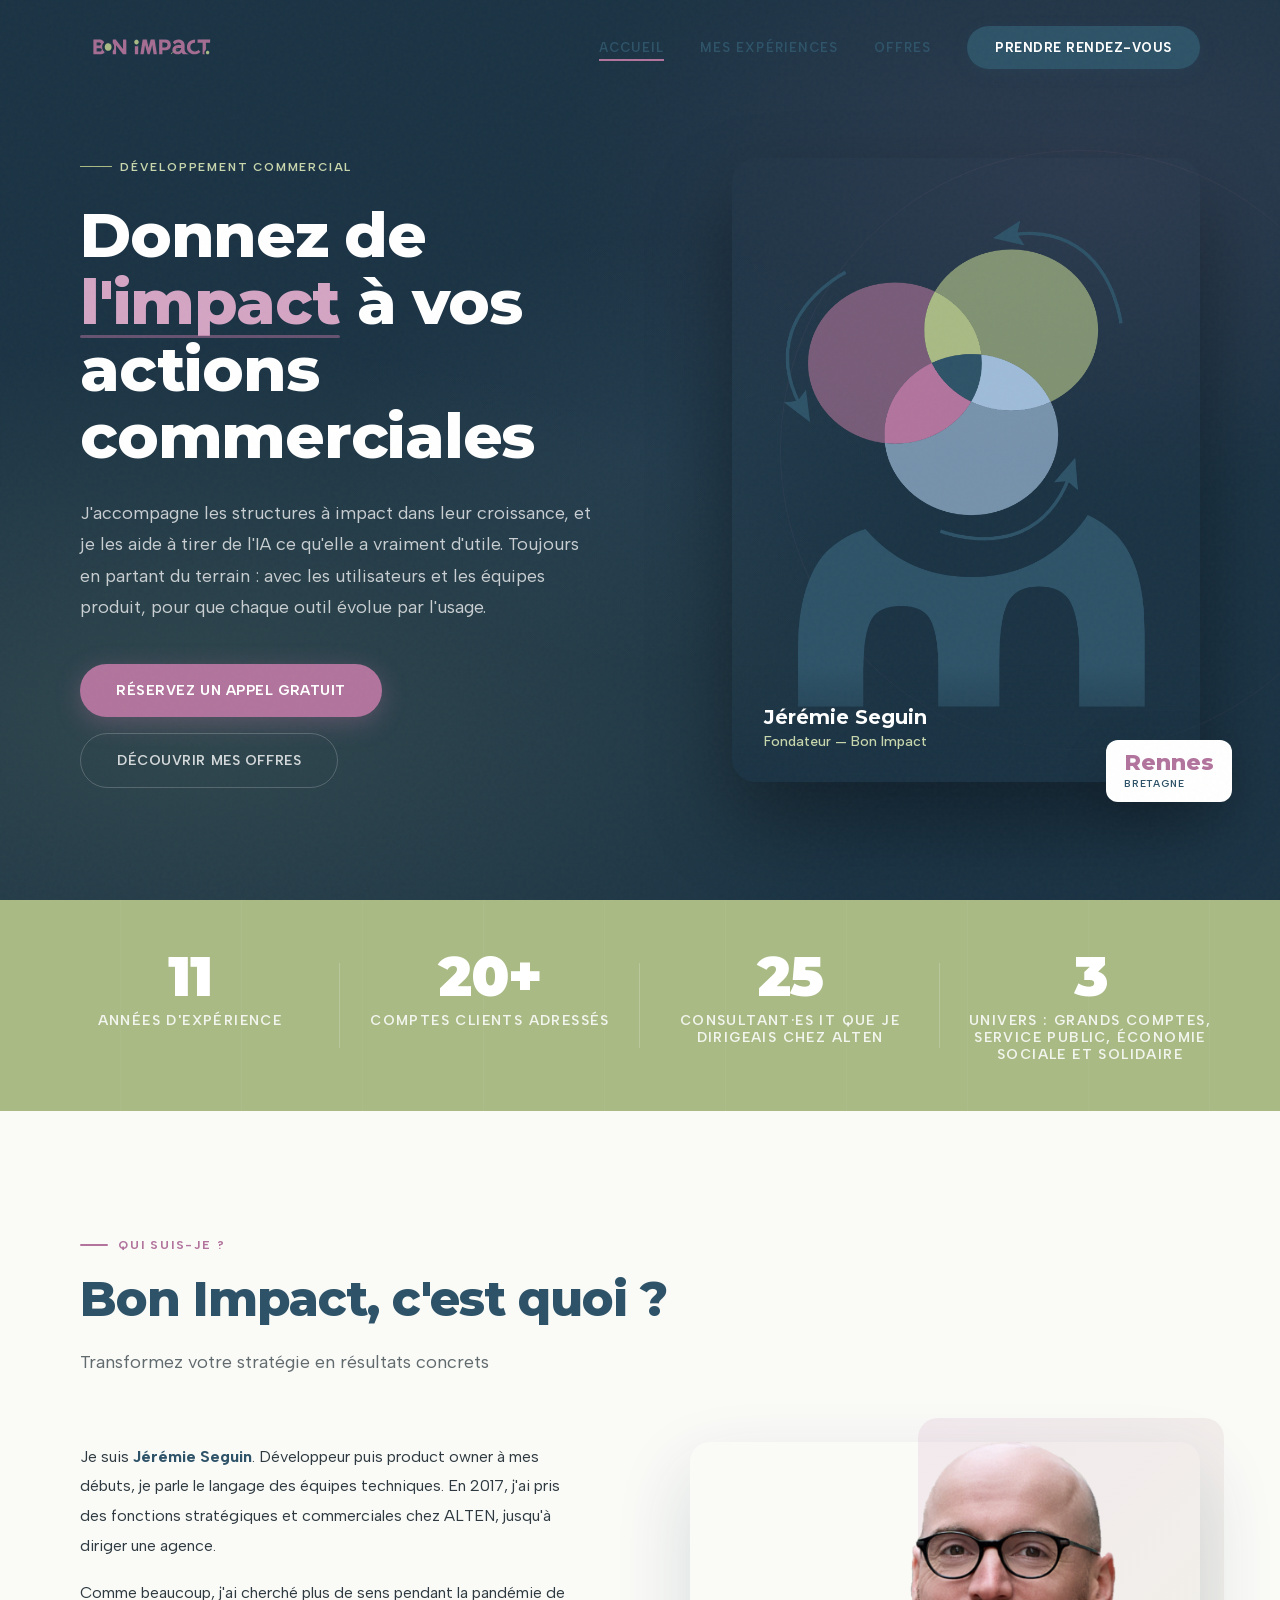
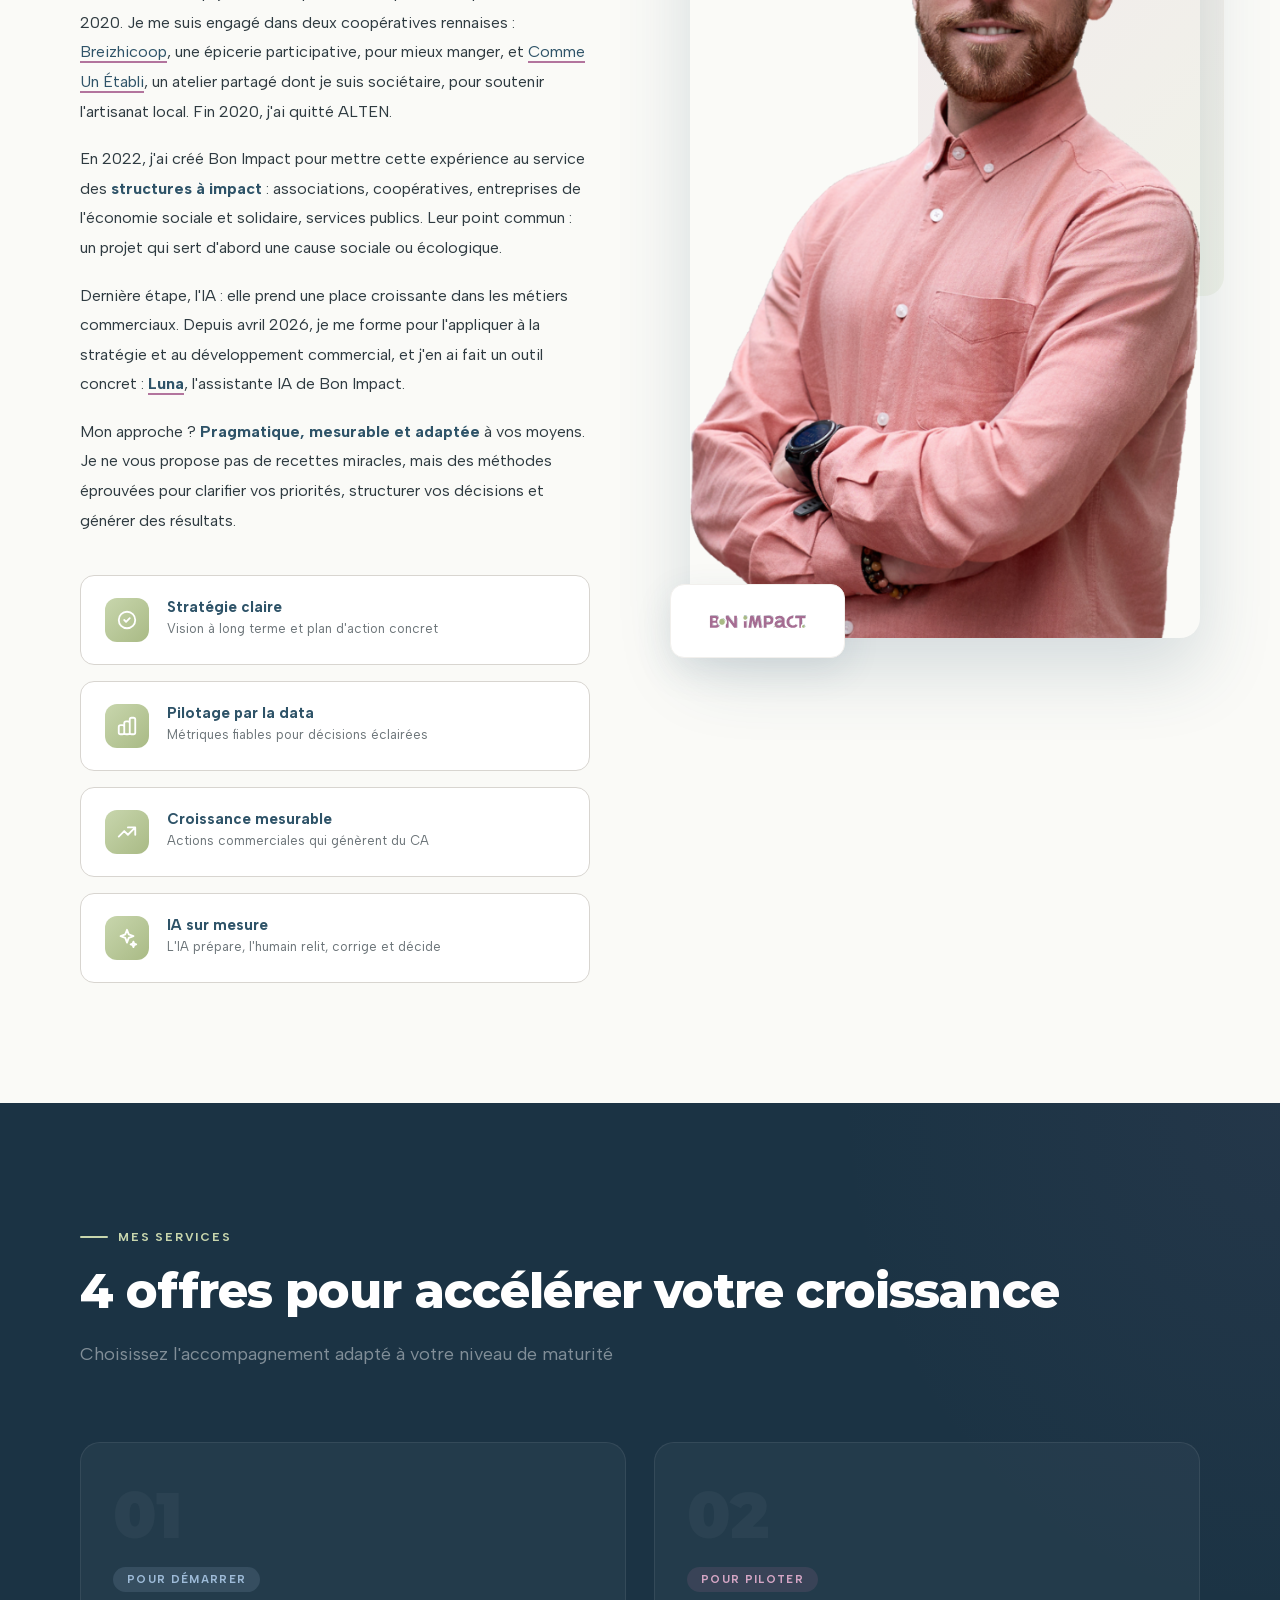
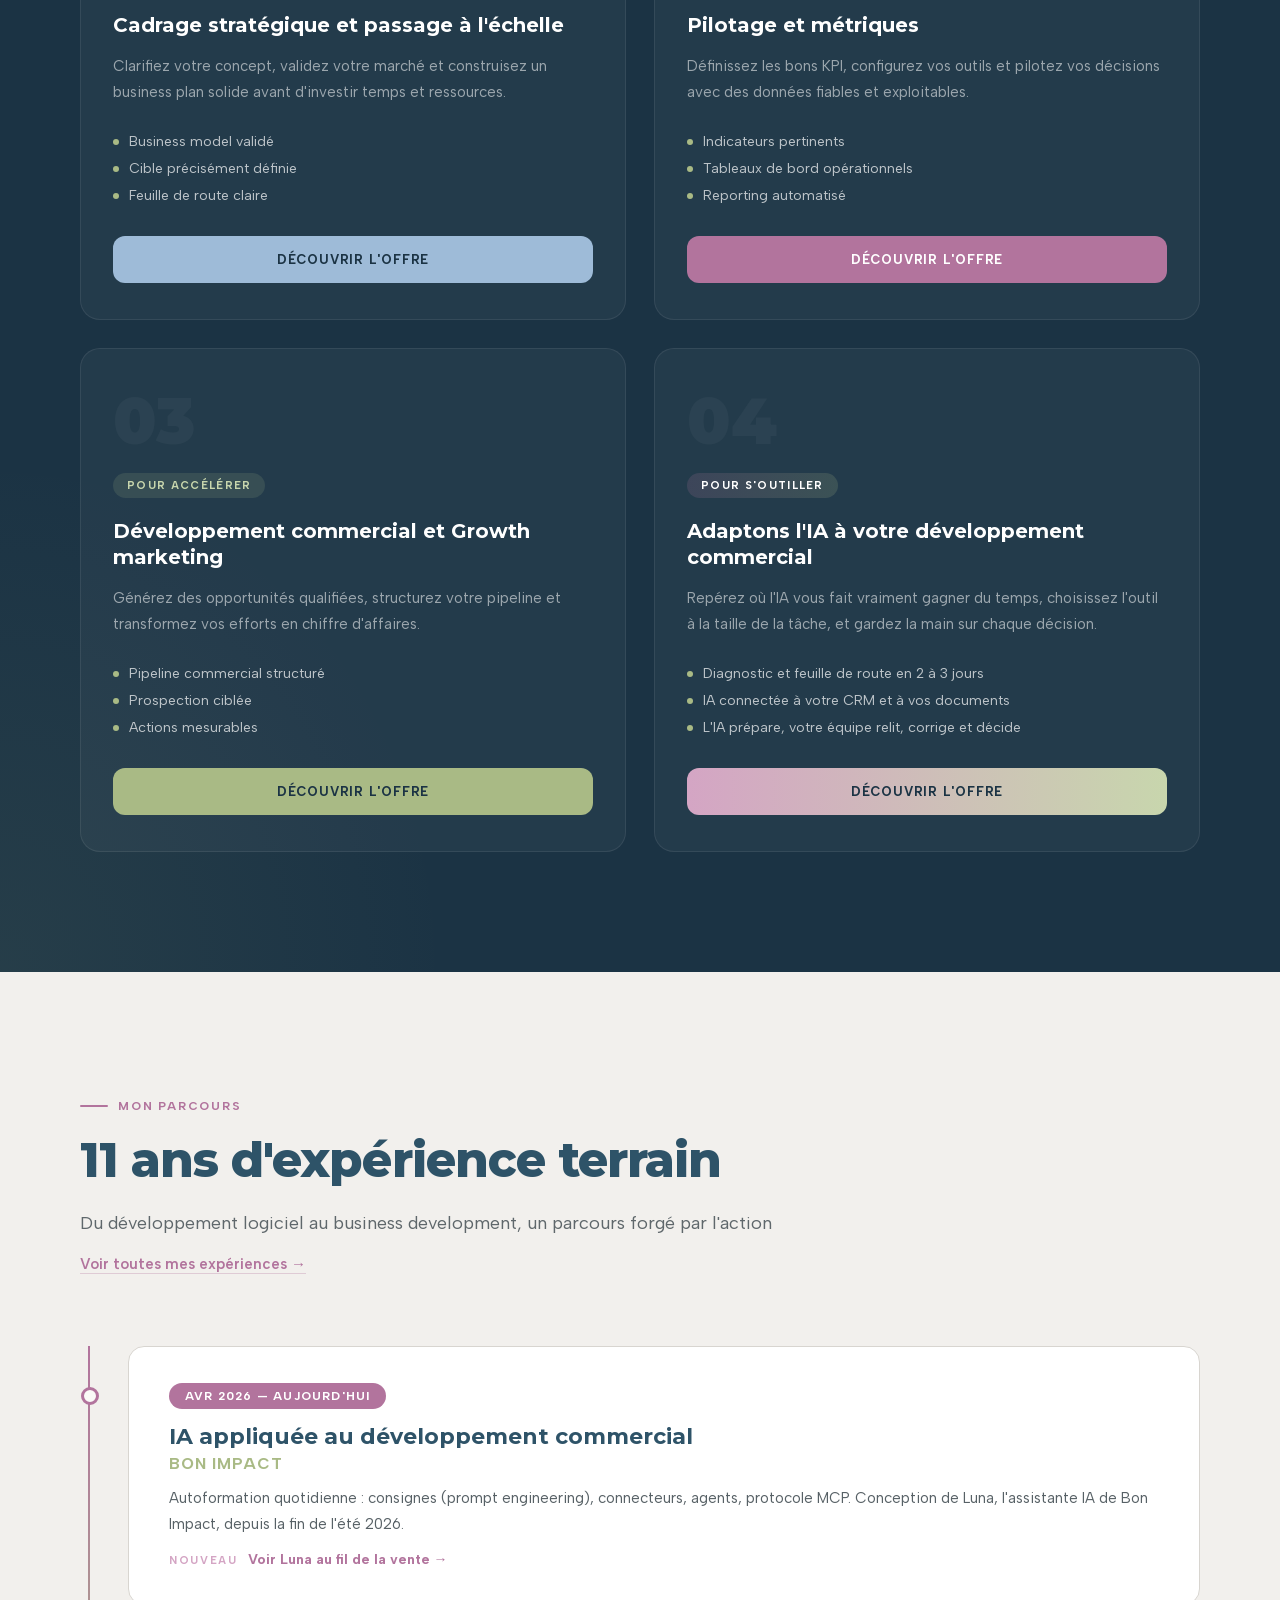
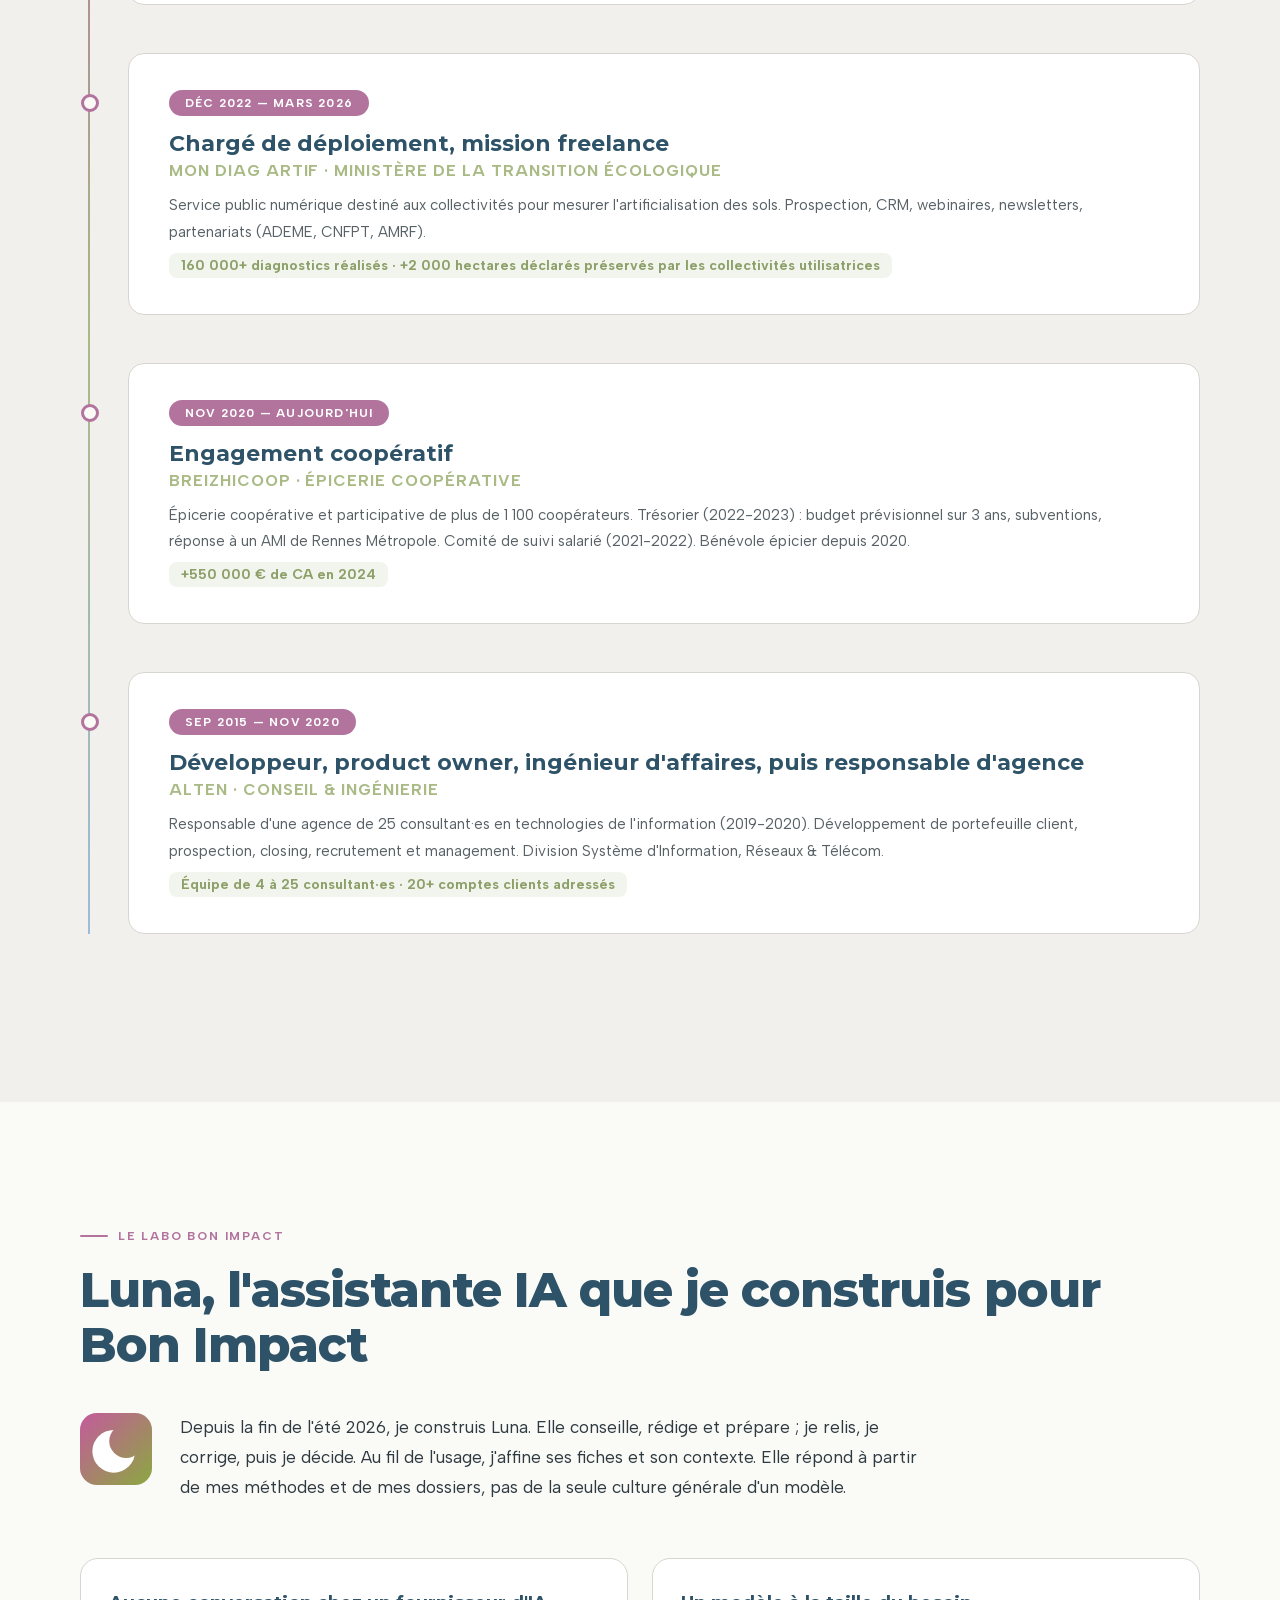
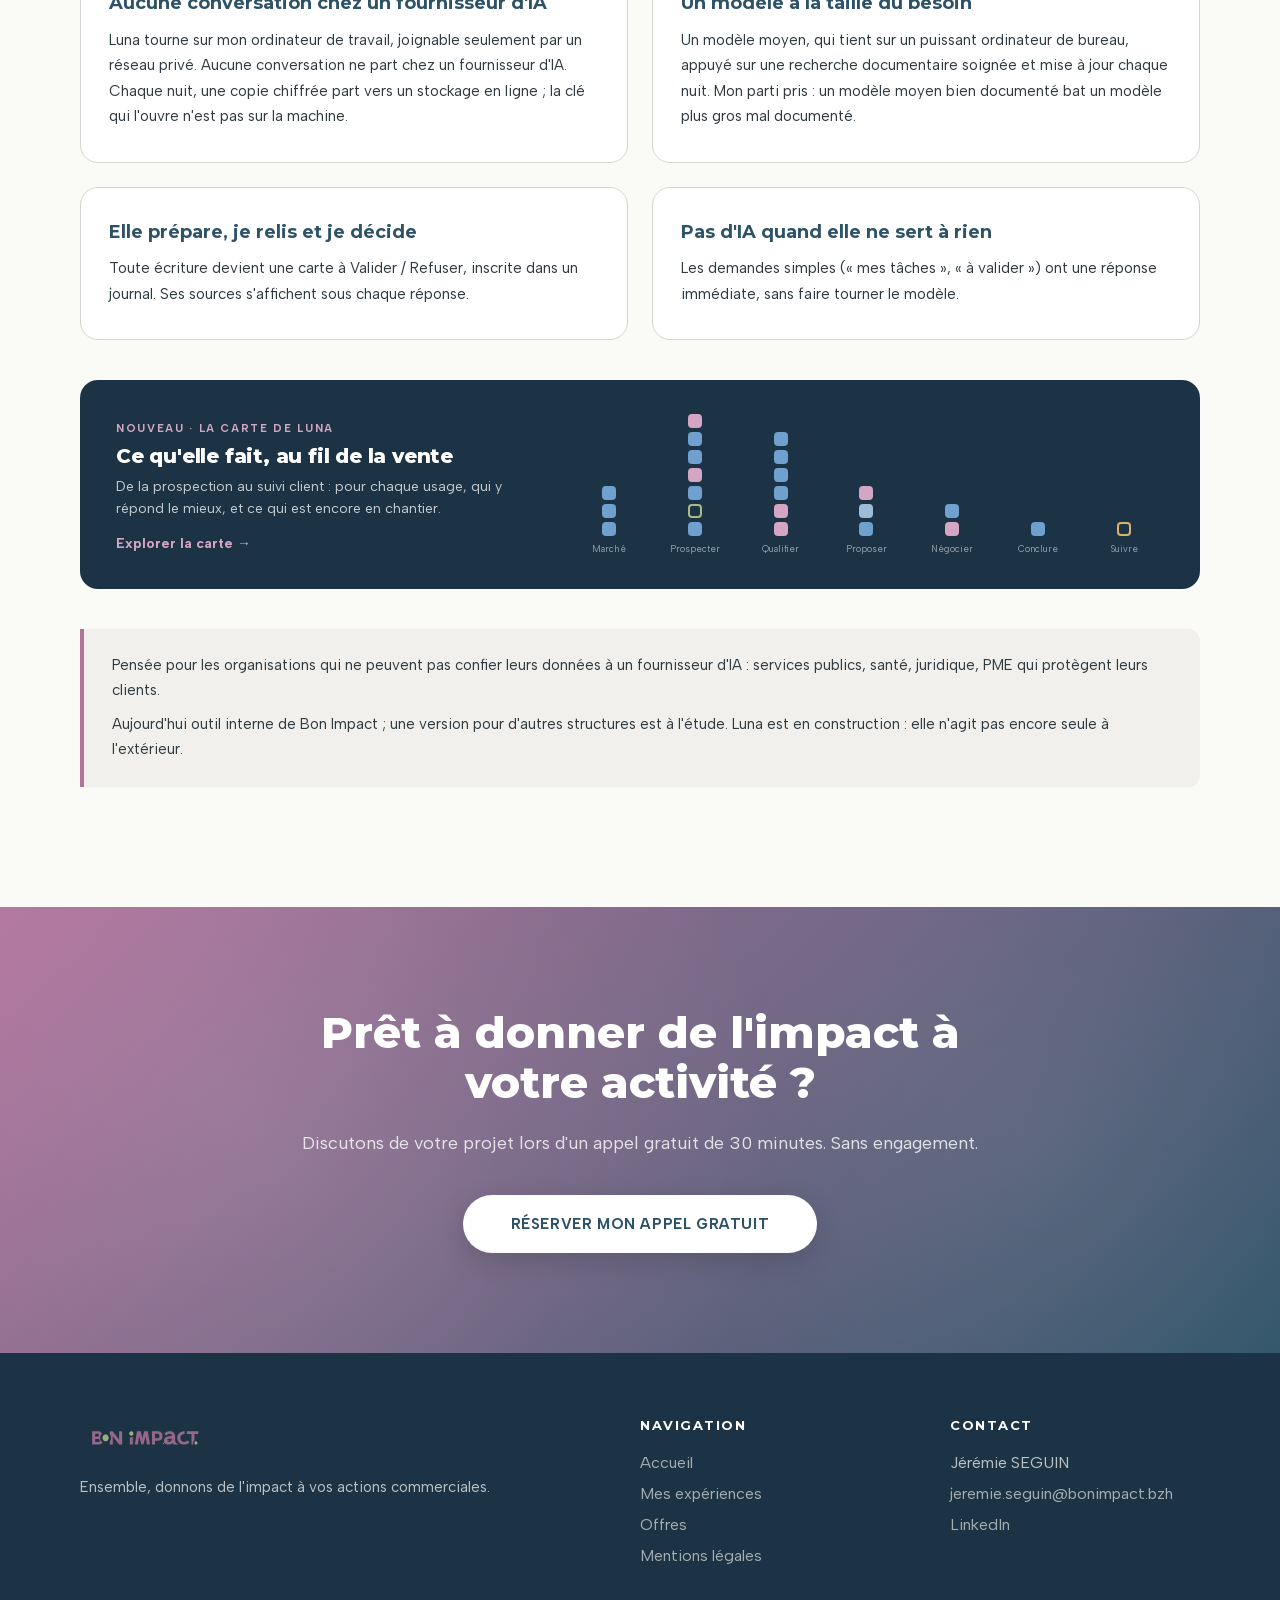
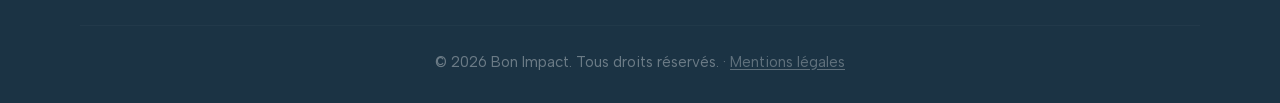
<file: index.html>
<!DOCTYPE html>
<html lang="fr">

<head>
    <meta charset="UTF-8">
    <meta name="viewport" content="width=device-width, initial-scale=1.0">
    <title>Bon Impact | Développement commercial et IA sur mesure</title>
    <meta name="description"
        content="Dans le numérique depuis 2015, en fonctions stratégiques et commerciales depuis 2017. J'accompagne les structures à impact : cadrage, pilotage, développement commercial et IA adaptée à leurs usages.">

    <!-- Favicon -->
    <link rel="icon" type="image/svg+xml" href="favicon.svg">

    <!-- Fonts -->
    <link rel="preload" href="fonts/montserrat-latin.woff2" as="font" type="font/woff2" crossorigin>
    <link rel="preload" href="fonts/albert-sans-latin.woff2" as="font" type="font/woff2" crossorigin>
    <link rel="stylesheet" href="fonts/fonts.css">

    <!-- Shared design system -->
    <link rel="stylesheet" href="style.css?v=2026-11-13c">

    <!--
        Page-specific styles: HOME (index.html)
        Contains: hero, stats band, about, services cards, timeline summary.
    -->
    <style>
        /* ==================================================================
           HERO
           Full-viewport landing with photo card + floating stat badge.
           ================================================================== */

        .hero {
            min-height: 100vh;
            display: flex;
            align-items: center;
            position: relative;
            overflow: hidden;
            background: var(--bleu-nuit);
        }

        .hero::before {
            content: '';
            position: absolute;
            inset: 0;
            background:
                radial-gradient(ellipse 80% 60% at 15% 80%, rgba(169, 186, 133, 0.15) 0%, transparent 70%),
                radial-gradient(ellipse 60% 50% at 85% 20%, rgba(178, 116, 157, 0.12) 0%, transparent 70%),
                radial-gradient(ellipse 40% 40% at 50% 50%, rgba(158, 187, 216, 0.06) 0%, transparent 60%);
        }

        .hero::after {
            content: '';
            position: absolute;
            top: 50%;
            right: -100px;
            width: 600px;
            height: 600px;
            border: 1px solid rgba(178, 116, 157, 0.08);
            border-radius: 50%;
            transform: translateY(-50%);
        }

        .hero-grid {
            display: grid;
            grid-template-columns: 1.1fr 0.9fr;
            gap: 80px;
            align-items: center;
            position: relative;
            z-index: 2;
            padding: 140px 0 100px;
        }

        /* Tag */
        .hero-tag {
            display: inline-flex;
            align-items: center;
            gap: 8px;
            font-size: 12px;
            font-weight: 600;
            letter-spacing: 0.15em;
            text-transform: uppercase;
            color: var(--vert-light);
            margin-bottom: 28px;
            opacity: 0;
            animation: fadeUp 0.8s var(--ease-out-expo) 0.2s forwards;
        }

        .hero-tag::before {
            content: '';
            display: block;
            width: 32px;
            height: 1px;
            background: var(--vert);
        }

        /* Heading */
        .hero h1 {
            font-family: var(--font-display);
            font-size: clamp(38px, 5vw, 62px);
            font-weight: 800;
            line-height: 1.08;
            color: var(--blanc);
            letter-spacing: -0.02em;
            margin-bottom: 28px;
            opacity: 0;
            animation: fadeUp 0.9s var(--ease-out-expo) 0.35s forwards;
        }

        .hero h1 em {
            font-style: normal;
            color: var(--mauve-light);
            position: relative;
        }

        .hero h1 em::after {
            content: '';
            position: absolute;
            bottom: 2px;
            left: 0;
            width: 100%;
            height: 3px;
            background: var(--mauve);
            opacity: 0.5;
            border-radius: 2px;
        }

        /* Lead */
        .hero-lead {
            font-size: 18px;
            line-height: 1.75;
            color: rgba(255, 255, 255, 0.75);
            max-width: 520px;
            margin-bottom: 40px;
            opacity: 0;
            animation: fadeUp 0.9s var(--ease-out-expo) 0.5s forwards;
        }

        /* Actions */
        .hero-actions {
            display: flex;
            gap: 16px;
            flex-wrap: wrap;
            opacity: 0;
            animation: fadeUp 0.9s var(--ease-out-expo) 0.65s forwards;
        }

        .btn-hero-primary {
            background: var(--mauve);
            color: var(--blanc);
            font-family: var(--font-body);
            font-weight: 700;
            font-size: 14px;
            letter-spacing: 0.04em;
            text-transform: uppercase;
            padding: 18px 36px;
            border-radius: 60px;
            transition: all 0.4s var(--ease-out-expo);
            box-shadow: 0 6px 24px rgba(178, 116, 157, 0.35);
        }

        .btn-hero-primary:hover {
            background: var(--mauve-deep);
            transform: translateY(-3px);
            box-shadow: 0 12px 36px rgba(178, 116, 157, 0.4);
        }

        .btn-hero-secondary {
            color: rgba(255, 255, 255, 0.8);
            font-family: var(--font-body);
            font-weight: 600;
            font-size: 14px;
            letter-spacing: 0.04em;
            text-transform: uppercase;
            padding: 18px 36px;
            border-radius: 60px;
            border: 1.5px solid rgba(255, 255, 255, 0.2);
            transition: all 0.4s var(--ease-out-expo);
        }

        .btn-hero-secondary:hover {
            border-color: rgba(255, 255, 255, 0.5);
            color: var(--blanc);
            transform: translateY(-2px);
        }

        /* Photo card */
        .hero-visual {
            position: relative;
            opacity: 0;
            animation: fadeUp 1s var(--ease-out-expo) 0.6s forwards;
        }

        .hero-photo-card {
            position: relative;
            border-radius: 24px;
            overflow: hidden;
            box-shadow: 0 40px 80px rgba(0, 0, 0, 0.35);
        }

        .hero-photo-card img {
            width: 100%;
            aspect-ratio: 3/4;
            object-fit: cover;
            object-position: top;
        }

        .hero-photo-overlay {
            position: absolute;
            bottom: 0;
            left: 0;
            right: 0;
            padding: 40px 32px 32px;
            background: linear-gradient(to top, rgba(27, 51, 68, 0.95) 0%, transparent 100%);
        }

        .hero-photo-name {
            font-family: var(--font-display);
            font-size: 20px;
            font-weight: 700;
            color: var(--blanc);
            margin-bottom: 4px;
        }

        .hero-photo-role {
            font-size: 14px;
            color: var(--vert-light);
            font-weight: 500;
        }

        /* Floating badge */
        .hero-float-card {
            position: absolute;
            bottom: -20px;
            right: -32px;
            background: var(--blanc);
            padding: 12px 18px;
            border-radius: 12px;
            box-shadow: 0 16px 48px rgba(0, 0, 0, 0.15);
            z-index: 3;
            animation: float 6s ease-in-out infinite;
        }

        .hero-float-number {
            font-family: var(--font-display);
            font-size: 22px;
            font-weight: 800;
            color: var(--mauve);
            line-height: 1;
        }

        .hero-float-label {
            font-size: 10px;
            font-weight: 600;
            text-transform: uppercase;
            letter-spacing: 0.08em;
            color: var(--bleu-fonce);
            margin-top: 3px;
        }

        @keyframes float {

            0%,
            100% {
                transform: translateY(0);
            }

            50% {
                transform: translateY(-12px);
            }
        }


        /* ==================================================================
           STATS BAND
           ================================================================== */

        .stats-band {
            background: var(--vert);
            position: relative;
            overflow: hidden;
        }

        .stats-band::before {
            content: '';
            position: absolute;
            inset: 0;
            background: repeating-linear-gradient(90deg, transparent, transparent 120px, rgba(255, 255, 255, 0.04) 120px, rgba(255, 255, 255, 0.04) 121px);
        }

        .stats-inner {
            display: grid;
            grid-template-columns: repeat(4, 1fr);
            position: relative;
            z-index: 1;
        }

        .stat-item {
            text-align: center;
            padding: 48px 24px;
            position: relative;
            transition: background 0.3s ease;
        }

        .stat-item:hover {
            background: rgba(255, 255, 255, 0.08);
        }

        .stat-item:not(:last-child)::after {
            content: '';
            position: absolute;
            right: 0;
            top: 30%;
            bottom: 30%;
            width: 1px;
            background: rgba(255, 255, 255, 0.2);
        }

        .stat-number {
            font-family: var(--font-display);
            font-size: clamp(40px, 5vw, 56px);
            font-weight: 900;
            color: var(--blanc);
            line-height: 1;
            letter-spacing: -0.02em;
        }

        .stat-label {
            font-size: 14px;
            font-weight: 600;
            text-transform: uppercase;
            letter-spacing: 0.1em;
            color: rgba(255, 255, 255, 0.85);
            margin-top: 8px;
        }


        /* ==================================================================
           ABOUT SECTION
           ================================================================== */

        .about {
            padding: 120px 0;
        }

        .about-grid {
            display: grid;
            grid-template-columns: 1fr 1fr;
            gap: 100px;
            align-items: start;
            margin-top: 64px;
        }

        .about-text p {
            font-size: 16px;
            line-height: 1.85;
            color: var(--texte);
            margin-bottom: 18px;
        }

        .about-text p strong {
            color: var(--bleu-fonce);
            font-weight: 700;
        }

        .about-text a {
            color: var(--bleu-fonce);
            text-decoration: underline;
            text-decoration-color: var(--mauve);
            text-decoration-thickness: 2px;
            text-underline-offset: 4px;
            transition: color 0.2s;
        }

        .about-text a:hover {
            color: var(--mauve);
        }

        /* Value cards */
        .values-grid {
            display: grid;
            gap: 16px;
            margin-top: 40px;
        }

        .value-card {
            display: flex;
            align-items: flex-start;
            gap: 18px;
            padding: 22px 24px;
            background: var(--blanc);
            border-radius: 14px;
            border: 1px solid var(--gris-moyen);
            transition: all 0.4s var(--ease-out-expo);
        }

        .value-card:hover {
            transform: translateX(6px);
            border-color: var(--vert);
            box-shadow: 0 8px 24px rgba(46, 83, 104, 0.08);
        }

        .value-icon {
            flex-shrink: 0;
            width: 44px;
            height: 44px;
            background: linear-gradient(135deg, var(--vert-light), var(--vert));
            border-radius: 12px;
            display: flex;
            align-items: center;
            justify-content: center;
        }

        .value-icon svg {
            width: 22px;
            height: 22px;
            color: var(--blanc);
        }

        .value-card h4 {
            font-family: var(--font-body);
            font-size: 15px;
            font-weight: 700;
            color: var(--bleu-fonce);
            margin-bottom: 3px;
        }

        .value-card p {
            font-size: 13px;
            line-height: 1.5;
            color: var(--texte);
            opacity: 0.7;
            margin: 0;
        }

        /* Photo composition */
        .about-visual {
            position: relative;
        }

        .about-photo-main {
            border-radius: 20px;
            box-shadow: 0 32px 72px rgba(46, 83, 104, 0.18);
            position: relative;
            z-index: 2;
        }

        .about-visual::before {
            content: '';
            position: absolute;
            top: -24px;
            right: -24px;
            width: 60%;
            height: 60%;
            background: linear-gradient(135deg, var(--mauve-light), var(--vert-light));
            opacity: 0.2;
            border-radius: 20px;
            z-index: 0;
        }

        .about-logo-badge {
            position: absolute;
            bottom: -20px;
            left: -20px;
            background: var(--blanc);
            padding: 18px 28px;
            border-radius: 14px;
            box-shadow: 0 12px 36px rgba(46, 83, 104, 0.12);
            z-index: 3;
            border: 1px solid var(--gris-clair);
        }

        .about-logo-badge img {
            height: 36px;
        }


        /* ==================================================================
           SERVICES CARDS
           ================================================================== */

        .services {
            padding: 120px 0;
            background: var(--bleu-nuit);
            position: relative;
            overflow: hidden;
        }

        .services::before {
            content: '';
            position: absolute;
            inset: 0;
            background: radial-gradient(ellipse 50% 50% at 0% 100%, rgba(169, 186, 133, 0.08) 0%, transparent 70%), radial-gradient(ellipse 50% 50% at 100% 0%, rgba(178, 116, 157, 0.06) 0%, transparent 70%);
        }

        /* Override section-header on dark bg */
        .services .section-label {
            color: var(--vert-light);
        }

        .services .section-label::before {
            background: var(--vert-light);
        }

        .services .section-title {
            color: var(--blanc);
        }

        .services .section-subtitle {
            color: rgba(255, 255, 255, 0.6);
        }

        .services-grid {
            display: grid;
            grid-template-columns: repeat(2, 1fr);
            gap: 28px;
            margin-top: 72px;
            position: relative;
            z-index: 1;
        }

        .service-card {
            background: rgba(255, 255, 255, 0.04);
            border: 1px solid rgba(255, 255, 255, 0.08);
            border-radius: 20px;
            padding: 40px 32px 36px;
            transition: all 0.5s var(--ease-out-expo);
            position: relative;
            overflow: hidden;
        }

        .service-card::before {
            content: '';
            position: absolute;
            top: 0;
            left: 0;
            right: 0;
            height: 3px;
            background: var(--bleu-clair);
            transform: scaleX(0);
            transform-origin: left;
            transition: transform 0.5s var(--ease-out-expo);
        }

        .service-card:hover::before {
            transform: scaleX(1);
        }

        .service-card:hover {
            background: rgba(255, 255, 255, 0.08);
            border-color: rgba(255, 255, 255, 0.15);
            transform: translateY(-8px);
            box-shadow: 0 24px 64px rgba(0, 0, 0, 0.25);
        }

        .service-card:nth-child(2)::before {
            background: var(--mauve);
        }

        .service-card:nth-child(3)::before {
            background: var(--vert);
        }

        .service-card:nth-child(4)::before {
            background: linear-gradient(90deg, var(--mauve), var(--vert));
        }

        .card-number {
            font-family: var(--font-display);
            font-size: 64px;
            font-weight: 900;
            color: rgba(255, 255, 255, 0.04);
            line-height: 1;
            margin-bottom: 20px;
        }

        .card-tag {
            display: inline-block;
            font-size: 11px;
            font-weight: 700;
            letter-spacing: 0.12em;
            text-transform: uppercase;
            padding: 6px 14px;
            border-radius: 20px;
            margin-bottom: 20px;
        }

        .card-tag-blue {
            background: rgba(158, 187, 216, 0.15);
            color: var(--bleu-clair);
        }

        .card-tag-pink {
            background: rgba(178, 116, 157, 0.15);
            color: var(--mauve-light);
        }

        .card-tag-green {
            background: rgba(169, 186, 133, 0.15);
            color: var(--vert-light);
        }

        .card-tag-ia {
            background: linear-gradient(90deg, rgba(178, 116, 157, 0.18), rgba(169, 186, 133, 0.18));
            color: var(--blanc);
        }

        .service-card h3 {
            font-family: var(--font-display);
            font-size: 20px;
            font-weight: 700;
            color: var(--blanc);
            line-height: 1.3;
            margin-bottom: 16px;
        }

        .service-card .card-desc {
            font-size: 15px;
            line-height: 1.7;
            color: rgba(255, 255, 255, 0.55);
            margin-bottom: 28px;
        }

        .card-benefits {
            display: flex;
            flex-direction: column;
            gap: 10px;
            margin-bottom: 32px;
        }

        .benefit {
            display: flex;
            align-items: center;
            gap: 10px;
            font-size: 14px;
            color: rgba(255, 255, 255, 0.7);
        }

        .benefit::before {
            content: '';
            width: 6px;
            height: 6px;
            background: var(--vert);
            border-radius: 50%;
            flex-shrink: 0;
        }

        .btn-card {
            display: block;
            text-align: center;
            font-family: var(--font-body);
            font-size: 13px;
            font-weight: 700;
            letter-spacing: 0.06em;
            text-transform: uppercase;
            padding: 16px 24px;
            border-radius: 12px;
            transition: all 0.4s var(--ease-out-expo);
        }

        .btn-blue {
            background: var(--bleu-clair);
            color: var(--bleu-nuit);
        }

        .btn-blue:hover {
            background: #b5cedf;
            transform: translateY(-2px);
        }

        .btn-pink {
            background: var(--mauve);
            color: var(--blanc);
        }

        .btn-pink:hover {
            background: var(--mauve-deep);
            transform: translateY(-2px);
        }

        .btn-green {
            background: var(--vert);
            color: var(--bleu-nuit);
        }

        .btn-green:hover {
            background: #b8c898;
            transform: translateY(-2px);
        }

        .btn-ia {
            background: linear-gradient(90deg, var(--mauve-light), var(--vert-light));
            color: var(--bleu-nuit);
        }

        .btn-ia:hover {
            filter: brightness(1.06);
            transform: translateY(-2px);
        }


        /* ==================================================================
           LABO — Luna
           ================================================================== */

        .labo {
            padding: 120px 0;
            background: var(--creme);
        }

        .labo-head {
            display: flex;
            align-items: flex-start;
            gap: 28px;
            margin-top: 40px;
        }

        .labo-icon {
            flex-shrink: 0;
            width: 72px;
            height: 72px;
        }

        .labo-intro {
            font-size: 17px;
            line-height: 1.75;
            max-width: 760px;
            margin: 0;
        }

        .labo-grid {
            display: grid;
            grid-template-columns: repeat(2, 1fr);
            gap: 24px;
            margin-top: 56px;
        }

        .labo-card {
            background: var(--blanc);
            border: 1px solid var(--gris-moyen);
            border-radius: 18px;
            padding: 32px 28px;
            transition: all 0.4s var(--ease-out-expo);
        }

        .labo-card:hover {
            border-color: var(--mauve-light);
            box-shadow: 0 12px 32px rgba(46, 83, 104, 0.08);
        }

        .labo-card h3 {
            font-family: var(--font-display);
            font-size: 18px;
            font-weight: 700;
            color: var(--bleu-fonce);
            line-height: 1.35;
            margin-bottom: 12px;
        }

        .labo-card p {
            font-size: 15px;
            line-height: 1.7;
            margin: 0;
        }

        .labo-foot {
            margin-top: 40px;
            padding: 24px 28px;
            border-left: 4px solid var(--mauve);
            background: var(--gris-clair);
            border-radius: 0 12px 12px 0;
            font-size: 15px;
            line-height: 1.7;
        }

        .labo-foot p {
            margin: 0;
        }

        .labo-foot p + p {
            margin-top: 8px;
        }


        /* ==================================================================
           TIMELINE SUMMARY
           ================================================================== */

        .parcours {
            padding: 120px 0;
            background: var(--gris-clair);
        }

        .parcours-link {
            display: inline-block;
            margin-top: 16px;
            color: var(--mauve);
            font-weight: 600;
            font-size: 15px;
            border-bottom: 1px solid rgba(178, 116, 157, 0.3);
            transition: color 0.3s ease;
        }

        .parcours-link:hover {
            color: var(--mauve-deep);
        }

        .timeline {
            margin-top: 72px;
            position: relative;
            padding-left: 48px;
        }

        .timeline::before {
            content: '';
            position: absolute;
            left: 8px;
            top: 0;
            bottom: 0;
            width: 2px;
            background: linear-gradient(180deg, var(--mauve) 0%, var(--vert) 50%, var(--bleu-clair) 100%);
        }

        .tl-item {
            position: relative;
            margin-bottom: 48px;
            background: var(--blanc);
            padding: 36px 40px;
            border-radius: 16px;
            border: 1px solid var(--gris-moyen);
            transition: all 0.4s var(--ease-out-expo);
        }

        .tl-item:hover {
            transform: translateX(6px);
            box-shadow: 0 12px 32px rgba(46, 83, 104, 0.08);
            border-color: var(--mauve);
        }

        .tl-item::before {
            content: '';
            position: absolute;
            left: -48px;
            top: 40px;
            width: 18px;
            height: 18px;
            background: var(--creme);
            border: 3px solid var(--mauve);
            border-radius: 50%;
            z-index: 1;
        }

        .tl-dates {
            display: inline-block;
            font-size: 12px;
            font-weight: 700;
            letter-spacing: 0.1em;
            text-transform: uppercase;
            background: var(--mauve);
            color: var(--blanc);
            padding: 6px 16px;
            border-radius: 20px;
            margin-bottom: 14px;
        }

        .tl-item h3 {
            font-family: var(--font-display);
            font-size: 22px;
            font-weight: 700;
            color: var(--bleu-fonce);
            margin-bottom: 4px;
        }

        .tl-company {
            font-size: 16px;
            font-weight: 700;
            color: var(--vert);
            text-transform: uppercase;
            letter-spacing: 0.06em;
            margin-bottom: 12px;
        }

        .tl-item p {
            font-size: 15px;
            line-height: 1.75;
            color: var(--texte);
            opacity: 0.8;
        }

        .tl-highlight {
            display: inline-block;
            background: rgba(169, 186, 133, 0.15);
            color: var(--vert-deep);
            font-weight: 700;
            padding: 4px 12px;
            border-radius: 8px;
            font-size: 14px;
            margin-top: 8px;
        }


        /* ==================================================================
           RESPONSIVE — Page-specific
           ================================================================== */

        @media (max-width: 1024px) {
            .hero-grid {
                grid-template-columns: 1fr;
                gap: 48px;
                padding: 120px 0 80px;
            }

            .hero-visual {
                max-width: 400px;
                margin: 0 auto;
            }

            .hero-float-card {
                right: 0;
            }

            .about-grid {
                grid-template-columns: 1fr;
                gap: 60px;
            }

            .about-visual {
                max-width: 400px;
                margin: 0 auto;
            }

            .services-grid {
                grid-template-columns: 1fr;
                max-width: 520px;
                margin-left: auto;
                margin-right: auto;
                margin-top: 60px;
            }

            .stats-inner {
                grid-template-columns: repeat(2, 1fr);
            }

            .stat-item:nth-child(2n)::after {
                display: none;
            }

            .labo-grid {
                grid-template-columns: 1fr;
            }
        }

        @media (max-width: 768px) {
            .stats-inner {
                grid-template-columns: 1fr;
            }

            .stat-item:not(:last-child)::after {
                display: none;
            }

            .stat-item {
                padding: 28px 24px;
            }

            .timeline {
                padding-left: 36px;
            }

            .tl-item {
                padding: 28px;
            }

            .tl-item::before {
                left: -36px;
            }

            .hero-float-card {
                display: none;
            }

            .labo-head {
                flex-direction: column;
                gap: 20px;
            }

            .labo-icon {
                width: 56px;
                height: 56px;
            }
        }
    </style>
</head>

<body>

    <!-- ================================================================
         NAVIGATION — Active: Accueil
         ================================================================ -->
    <nav class="nav" id="nav">
        <div class="container">
            <div class="nav-inner">
                <a href="index.html"><img src="Logo_Bon_impact.svg" alt="Bon Impact" class="nav-logo"></a>
                <ul class="nav-links" id="navLinks">
                    <li><a href="index.html" class="nav-link active">Accueil</a></li>
                    <li><a href="a-propos.html" class="nav-link">Mes expériences</a></li>
                    <li><a href="offres.html" class="nav-link">Offres</a></li>
                    <li><a href="https://cal.com/bonimpact/appel-decouverte" data-rdv class="nav-cta">Prendre rendez-vous</a></li>
                </ul>
                <div class="hamburger" onclick="document.getElementById('navLinks').classList.toggle('open')">
                    <span></span><span></span><span></span>
                </div>
            </div>
        </div>
    </nav>

    <!-- HERO -->
    <section class="hero" id="hero">
        <div class="container">
            <div class="hero-grid">
                <div>
                    <div class="hero-tag">Développement commercial</div>
                    <h1>Donnez de <em>l'impact</em> à vos actions commerciales</h1>
                    <p class="hero-lead">J'accompagne les structures à impact dans leur croissance, et je les aide à tirer de
                        l'IA ce qu'elle a vraiment d'utile. Toujours en partant du terrain : avec les utilisateurs et les
                        équipes produit, pour que chaque outil évolue par l'usage.</p>
                    <div class="hero-actions">
                        <a href="https://cal.com/bonimpact/appel-decouverte" data-rdv class="btn-hero-primary">Réservez un appel
                            gratuit</a>
                        <a href="offres.html" class="btn-hero-secondary">Découvrir mes offres</a>
                    </div>
                </div>
                <div class="hero-visual">
                    <div class="hero-photo-card">
                        <img src="Hero_index.png"
                            alt="Image décorative sur les couleurs de Bon Impact et symbolisant le cycle stratégie, pilotage et growth marketing">
                        <div class="hero-photo-overlay">
                            <div class="hero-photo-name">Jérémie Seguin</div>
                            <div class="hero-photo-role">Fondateur — Bon Impact</div>
                        </div>
                    </div>
                    <div class="hero-float-card">
                        <div class="hero-float-number">Rennes</div>
                        <div class="hero-float-label">Bretagne</div>
                    </div>
                </div>
            </div>
        </div>
    </section>

    <!-- STATS -->
    <section class="stats-band">
        <div class="container-wide">
            <div class="stats-inner">
                <div class="stat-item">
                    <div class="stat-number" data-years-since="2015-09">11</div>
                    <div class="stat-label">Années d'expérience</div>
                </div>
                <div class="stat-item">
                    <div class="stat-number">20+</div>
                    <div class="stat-label">Comptes clients adressés</div>
                </div>
                <div class="stat-item">
                    <div class="stat-number">25</div>
                    <div class="stat-label">Consultant·es IT que je dirigeais chez ALTEN</div>
                </div>
                <div class="stat-item">
                    <div class="stat-number">3</div>
                    <div class="stat-label">Univers : grands comptes, service public, économie sociale et solidaire</div>
                </div>
            </div>
        </div>
    </section>

    <!-- ABOUT — Summary (full version: a-propos.html) -->
    <section class="about" id="about">
        <div class="container">
            <div class="section-label">Qui suis-je ?</div>
            <div class="section-title">Bon Impact, c'est quoi ?</div>
            <div class="section-subtitle">Transformez votre stratégie en résultats concrets</div>
            <div class="about-grid">
                <div class="about-text reveal">
                    <p>Je suis <strong>Jérémie Seguin</strong>. Développeur puis product owner à mes débuts, je parle le
                        langage des équipes techniques. En 2017, j'ai pris des fonctions stratégiques et commerciales
                        chez ALTEN, jusqu'à diriger une agence.</p>
                    <p>Comme beaucoup, j'ai cherché plus de sens pendant la pandémie de 2020. Je me suis engagé dans
                        deux coopératives rennaises : <a href="https://www.breizhicoop.fr" target="_blank" rel="noopener">Breizhicoop</a>,
                        une épicerie participative, pour mieux manger, et <a href="https://www.commeunetabli.fr" target="_blank" rel="noopener">Comme Un Établi</a>,
                        un atelier partagé dont je suis sociétaire, pour soutenir l'artisanat local. Fin 2020, j'ai
                        quitté ALTEN.</p>
                    <p>En 2022, j'ai créé Bon Impact pour mettre cette expérience au service des <strong>structures à
                        impact</strong> : associations, coopératives, entreprises de l'économie sociale et solidaire,
                        services publics. Leur point commun : un projet qui sert d'abord une cause sociale ou
                        écologique.</p>
                    <p>Dernière étape, l'IA : elle prend une place croissante dans les métiers commerciaux. Depuis
                        avril 2026, je me forme pour l'appliquer à la stratégie et au développement commercial, et
                        j'en ai fait un outil concret :
                        <a href="#labo"><strong>Luna</strong></a>, l'assistante IA de Bon Impact.</p>
                    <p>Mon approche ? <strong>Pragmatique, mesurable et adaptée</strong> à vos moyens. Je ne vous
                        propose pas de recettes miracles, mais des méthodes éprouvées pour clarifier vos priorités,
                        structurer vos décisions et générer des résultats.</p>
                    <div class="values-grid">
                        <div class="value-card">
                            <div class="value-icon"><svg viewBox="0 0 24 24" fill="none" stroke="currentColor"
                                    stroke-width="2" stroke-linecap="round" stroke-linejoin="round">
                                    <path d="M9 12l2 2 4-4m6 2a9 9 0 11-18 0 9 9 0 0118 0z" />
                                </svg></div>
                            <div>
                                <h4>Stratégie claire</h4>
                                <p>Vision à long terme et plan d'action concret</p>
                            </div>
                        </div>
                        <div class="value-card">
                            <div class="value-icon"><svg viewBox="0 0 24 24" fill="none" stroke="currentColor"
                                    stroke-width="2" stroke-linecap="round" stroke-linejoin="round">
                                    <path
                                        d="M9 19v-6a2 2 0 00-2-2H5a2 2 0 00-2 2v6a2 2 0 002 2h2a2 2 0 002-2zm0 0V9a2 2 0 012-2h2a2 2 0 012 2v10m-6 0a2 2 0 002 2h2a2 2 0 002-2m0 0V5a2 2 0 012-2h2a2 2 0 012 2v14a2 2 0 01-2 2h-2a2 2 0 01-2-2z" />
                                </svg></div>
                            <div>
                                <h4>Pilotage par la data</h4>
                                <p>Métriques fiables pour décisions éclairées</p>
                            </div>
                        </div>
                        <div class="value-card">
                            <div class="value-icon"><svg viewBox="0 0 24 24" fill="none" stroke="currentColor"
                                    stroke-width="2" stroke-linecap="round" stroke-linejoin="round">
                                    <path d="M13 7h8m0 0v8m0-8l-8 8-4-4-6 6" />
                                </svg></div>
                            <div>
                                <h4>Croissance mesurable</h4>
                                <p>Actions commerciales qui génèrent du CA</p>
                            </div>
                        </div>
                        <div class="value-card">
                            <div class="value-icon"><svg viewBox="0 0 24 24" fill="none" stroke="currentColor"
                                    stroke-width="2" stroke-linecap="round" stroke-linejoin="round">
                                    <path
                                        d="M12 3l1.9 5.1L19 10l-5.1 1.9L12 17l-1.9-5.1L5 10l5.1-1.9L12 3zM19 16l.8 2.2L22 19l-2.2.8L19 22l-.8-2.2L16 19l2.2-.8L19 16z" />
                                </svg></div>
                            <div>
                                <h4>IA sur mesure</h4>
                                <p>L'IA prépare, l'humain relit, corrige et décide</p>
                            </div>
                        </div>
                    </div>
                </div>
                <div class="about-visual reveal">
                    <img src="Jeremie_Bon_Impact.png" alt="Jérémie Seguin — Bon Impact" class="about-photo-main">
                    <div class="about-logo-badge"><img
                            src="Logo_Bon_impact.svg"
                            alt="Logo Bon Impact"></div>
                </div>
            </div>
        </div>
    </section>

    <!-- SERVICES — Summary (full version: offres.html) -->
    <section class="services" id="services">
        <div class="container">
            <div class="section-label">Mes services</div>
            <div class="section-title">4 offres pour accélérer votre croissance</div>
            <div class="section-subtitle">Choisissez l'accompagnement adapté à votre niveau de maturité</div>
            <div class="services-grid">
                <div class="service-card reveal">
                    <div class="card-number">01</div>
                    <span class="card-tag card-tag-blue">Pour démarrer</span>
                    <h3>Cadrage stratégique et passage à l'échelle</h3>
                    <p class="card-desc">Clarifiez votre concept, validez votre marché et construisez un business plan
                        solide avant d'investir temps et ressources.</p>
                    <div class="card-benefits">
                        <div class="benefit">Business model validé</div>
                        <div class="benefit">Cible précisément définie</div>
                        <div class="benefit">Feuille de route claire</div>
                    </div>
                    <a href="offres.html" class="btn-card btn-blue">Découvrir l'offre</a>
                </div>
                <div class="service-card reveal">
                    <div class="card-number">02</div>
                    <span class="card-tag card-tag-pink">Pour piloter</span>
                    <h3>Pilotage et métriques</h3>
                    <p class="card-desc">Définissez les bons KPI, configurez vos outils et pilotez vos décisions avec
                        des données fiables et exploitables.</p>
                    <div class="card-benefits">
                        <div class="benefit">Indicateurs pertinents</div>
                        <div class="benefit">Tableaux de bord opérationnels</div>
                        <div class="benefit">Reporting automatisé</div>
                    </div>
                    <a href="offres.html" class="btn-card btn-pink">Découvrir l'offre</a>
                </div>
                <div class="service-card reveal">
                    <div class="card-number">03</div>
                    <span class="card-tag card-tag-green">Pour accélérer</span>
                    <h3>Développement commercial et Growth marketing</h3>
                    <p class="card-desc">Générez des opportunités qualifiées, structurez votre pipeline et transformez
                        vos efforts en chiffre d'affaires.</p>
                    <div class="card-benefits">
                        <div class="benefit">Pipeline commercial structuré</div>
                        <div class="benefit">Prospection ciblée</div>
                        <div class="benefit">Actions mesurables</div>
                    </div>
                    <a href="offres.html" class="btn-card btn-green">Découvrir l'offre</a>
                </div>
                <div class="service-card reveal">
                    <div class="card-number">04</div>
                    <span class="card-tag card-tag-ia">Pour s'outiller</span>
                    <h3>Adaptons l'IA à votre développement commercial</h3>
                    <p class="card-desc">Repérez où l'IA vous fait vraiment gagner du temps, choisissez l'outil à la
                        taille de la tâche, et gardez la main sur chaque décision.</p>
                    <div class="card-benefits">
                        <div class="benefit">Diagnostic et feuille de route en 2 à 3 jours</div>
                        <div class="benefit">IA connectée à votre CRM et à vos documents</div>
                        <div class="benefit">L'IA prépare, votre équipe relit, corrige et décide</div>
                    </div>
                    <a href="offres.html#ia" class="btn-card btn-ia">Découvrir l'offre</a>
                </div>
            </div>
        </div>
    </section>

    <!-- PARCOURS — Summary (full version: a-propos.html) -->
    <section class="parcours" id="parcours">
        <div class="container">
            <div class="section-label">Mon parcours</div>
            <div class="section-title"><span data-years-since="2015-09">11</span> ans d'expérience terrain</div>
            <div class="section-subtitle">Du développement logiciel au business development, un parcours forgé par
                l'action</div>
            <a href="a-propos.html" class="parcours-link">Voir toutes mes expériences →</a>
            <div class="timeline">
                <div class="tl-item reveal">
                    <span class="tl-dates">Avr 2026 — aujourd'hui</span>
                    <h3>IA appliquée au développement commercial</h3>
                    <div class="tl-company">Bon Impact</div>
                    <p>Autoformation quotidienne : consignes (prompt engineering), connecteurs, agents, protocole MCP.
                        Conception de Luna, l'assistante IA de Bon Impact, depuis la fin de l'été 2026.</p>
                    <a href="luna.html" class="luna-puce"><span class="neuf">Nouveau</span>Voir Luna au fil de la vente →</a>
                </div>
                <div class="tl-item reveal">
                    <span class="tl-dates">Déc 2022 — Mars 2026</span>
                    <h3>Chargé de déploiement, mission freelance</h3>
                    <div class="tl-company">Mon Diag Artif · Ministère de la Transition Écologique</div>
                    <p>Service public numérique destiné aux collectivités pour mesurer l'artificialisation des sols.
                        Prospection, CRM, webinaires, newsletters, partenariats (ADEME, CNFPT, AMRF).</p>
                    <span class="tl-highlight">160 000+ diagnostics réalisés · +2 000 hectares déclarés préservés par les collectivités utilisatrices</span>
                </div>
                <div class="tl-item reveal">
                    <span class="tl-dates">Nov 2020 — aujourd'hui</span>
                    <h3>Engagement coopératif</h3>
                    <div class="tl-company">Breizhicoop · Épicerie coopérative</div>
                    <p>Épicerie coopérative et participative de plus de 1 100 coopérateurs. Trésorier (2022-2023) :
                        budget prévisionnel sur 3 ans, subventions, réponse à un AMI de Rennes Métropole. Comité de
                        suivi salarié (2021-2022). Bénévole épicier depuis 2020.</p>
                    <span class="tl-highlight">+550 000 € de CA en 2024</span>
                </div>
                <div class="tl-item reveal">
                    <span class="tl-dates">Sep 2015 — Nov 2020</span>
                    <h3>Développeur, product owner, ingénieur d'affaires, puis responsable d'agence</h3>
                    <div class="tl-company">ALTEN · Conseil & Ingénierie</div>
                    <p>Responsable d'une agence de 25 consultant·es en technologies de l'information (2019-2020).
                        Développement de portefeuille client, prospection, closing, recrutement et management.
                        Division Système d'Information, Réseaux & Télécom.</p>
                    <span class="tl-highlight">Équipe de 4 à 25 consultant·es · 20+ comptes clients adressés</span>
                </div>
            </div>
        </div>
    </section>

    <!-- LABO — Luna -->
    <section class="labo" id="labo">
        <div class="container">
            <div class="section-label">Le labo Bon Impact</div>
            <div class="section-title">Luna, l'assistante IA que je construis pour Bon Impact</div>
            <div class="labo-head reveal">
                <svg class="labo-icon" viewBox="0 0 64 64" aria-hidden="true">
                    <defs>
                        <linearGradient id="lunaTile" x1="0" y1="0" x2="1" y2="1">
                            <stop offset="0" stop-color="#C45A9C" />
                            <stop offset="1" stop-color="#8BA840" />
                        </linearGradient>
                        <mask id="lunaCut">
                            <rect width="64" height="64" fill="#fff" />
                            <circle cx="41" cy="25" r="15" fill="#000" />
                        </mask>
                    </defs>
                    <rect width="64" height="64" rx="15" fill="url(#lunaTile)" />
                    <circle cx="30" cy="34" r="19" fill="#fff" mask="url(#lunaCut)" />
                </svg>
                <p class="labo-intro">Depuis la fin de l'été 2026, je construis Luna. Elle conseille, rédige et
                    prépare ; je relis, je corrige, puis je décide. Au fil de l'usage, j'affine ses fiches et son
                    contexte. Elle répond à partir de mes méthodes et de mes dossiers, pas de la seule culture
                    générale d'un modèle.</p>
            </div>
            <div class="labo-grid">
                <div class="labo-card reveal">
                    <h3>Aucune conversation chez un fournisseur d'IA</h3>
                    <p>Luna tourne sur mon ordinateur de travail, joignable seulement par un réseau privé. Aucune
                        conversation ne part chez un fournisseur d'IA. Chaque nuit, une copie chiffrée part vers un
                        stockage en ligne ; la clé qui l'ouvre n'est pas sur la machine.</p>
                </div>
                <div class="labo-card reveal">
                    <h3>Un modèle à la taille du besoin</h3>
                    <p>Un modèle moyen, qui tient sur un puissant ordinateur de bureau, appuyé sur une recherche
                        documentaire soignée et mise à jour chaque nuit. Mon parti pris : un modèle moyen bien
                        documenté bat un modèle plus gros mal documenté.</p>
                </div>
                <div class="labo-card reveal">
                    <h3>Elle prépare, je relis et je décide</h3>
                    <p>Toute écriture devient une carte à Valider / Refuser, inscrite dans un journal. Ses sources
                        s'affichent sous chaque réponse.</p>
                </div>
                <div class="labo-card reveal">
                    <h3>Pas d'IA quand elle ne sert à rien</h3>
                    <p>Les demandes simples (« mes tâches », « à valider ») ont une réponse immédiate, sans faire
                        tourner le modèle.</p>
                </div>
            </div>
            <a href="luna.html" class="luna-encart large reveal">
                <div><span class="etiq">Nouveau · La carte de Luna</span><span class="titre">Ce qu'elle fait, au fil de la vente</span>
                    <p>De la prospection au suivi client : pour chaque usage, qui y répond le mieux, et ce qui est encore en chantier.</p>
                    <span class="aller">Explorer la carte →</span></div>
                <div class="luna-mini" data-luna-mini data-etiquettes aria-hidden="true"></div>
            </a>
            <div class="labo-foot reveal">
                <p>Pensée pour les organisations qui ne peuvent pas confier leurs données à un fournisseur d'IA :
                    services publics, santé, juridique, PME qui protègent leurs clients.</p>
                <p>Aujourd'hui outil interne de Bon Impact ; une version pour d'autres structures est à l'étude.
                    Luna est en construction : elle n'agit pas encore seule à l'extérieur.</p>
            </div>
        </div>
    </section>

    <!-- CTA -->
    <section class="cta-section">
        <div class="container">
            <div class="cta-inner reveal">
                <h2>Prêt à donner de l'impact à votre activité ?</h2>
                <p>Discutons de votre projet lors d'un appel gratuit de 30 minutes. Sans engagement.</p>
                <a href="https://cal.com/bonimpact/appel-decouverte" data-rdv class="btn-cta">Réserver mon appel gratuit</a>
            </div>
        </div>
    </section>

    <!-- FOOTER -->
    <footer>
        <div class="container">
            <div class="footer-grid">
                <div><img
                        src="Logo_Bon_impact.svg"
                        alt="Bon Impact" class="footer-logo">
                    <p>Ensemble, donnons de l'impact à vos actions commerciales.</p>
                </div>
                <div>
                    <h4>Navigation</h4>
                    <ul>
                        <li><a href="index.html">Accueil</a></li>
                        <li><a href="a-propos.html">Mes expériences</a></li>
                        <li><a href="offres.html">Offres</a></li>
                        <li><a href="mentions-legales.html">Mentions légales</a></li>
                    </ul>
                </div>
                <div>
                    <h4>Contact</h4>
                    <ul>
                        <li>Jérémie SEGUIN</li>
                        <li><a href="mailto:jeremie.seguin@bonimpact.bzh">jeremie.seguin@bonimpact.bzh</a></li>
                        <li><a href="https://www.linkedin.com/in/jeremieseguin/" target="_blank"
                                rel="noopener">LinkedIn</a></li>
                    </ul>
                </div>
            </div>
            <div class="footer-bottom">
                <p>© <span data-current-year>2026</span> Bon Impact. Tous droits réservés. · <a href="mentions-legales.html">Mentions légales</a></p>
            </div>
        </div>
    </footer>

    <script>
        (function () {
            'use strict';

            /* Nav glassmorphism on scroll */
            var nav = document.getElementById('nav');
            window.addEventListener('scroll', function () {
                nav.classList.toggle('scrolled', window.scrollY > 60);
            });

            /* Scroll-triggered reveal */
            var observer = new IntersectionObserver(function (entries) {
                entries.forEach(function (entry, i) {
                    if (entry.isIntersecting) {
                        setTimeout(function () { entry.target.classList.add('visible'); }, i * 80);
                        observer.unobserve(entry.target);
                    }
                });
            }, { threshold: 0.15 });

            document.querySelectorAll('.reveal').forEach(function (el) { observer.observe(el); });
        })();
    </script>
    <script src="luna-donnees.js?v=2026-11-13"></script>
    <script src="annees.js"></script>
    <script src="rdv.js"></script>
</body>

</html>
</file>
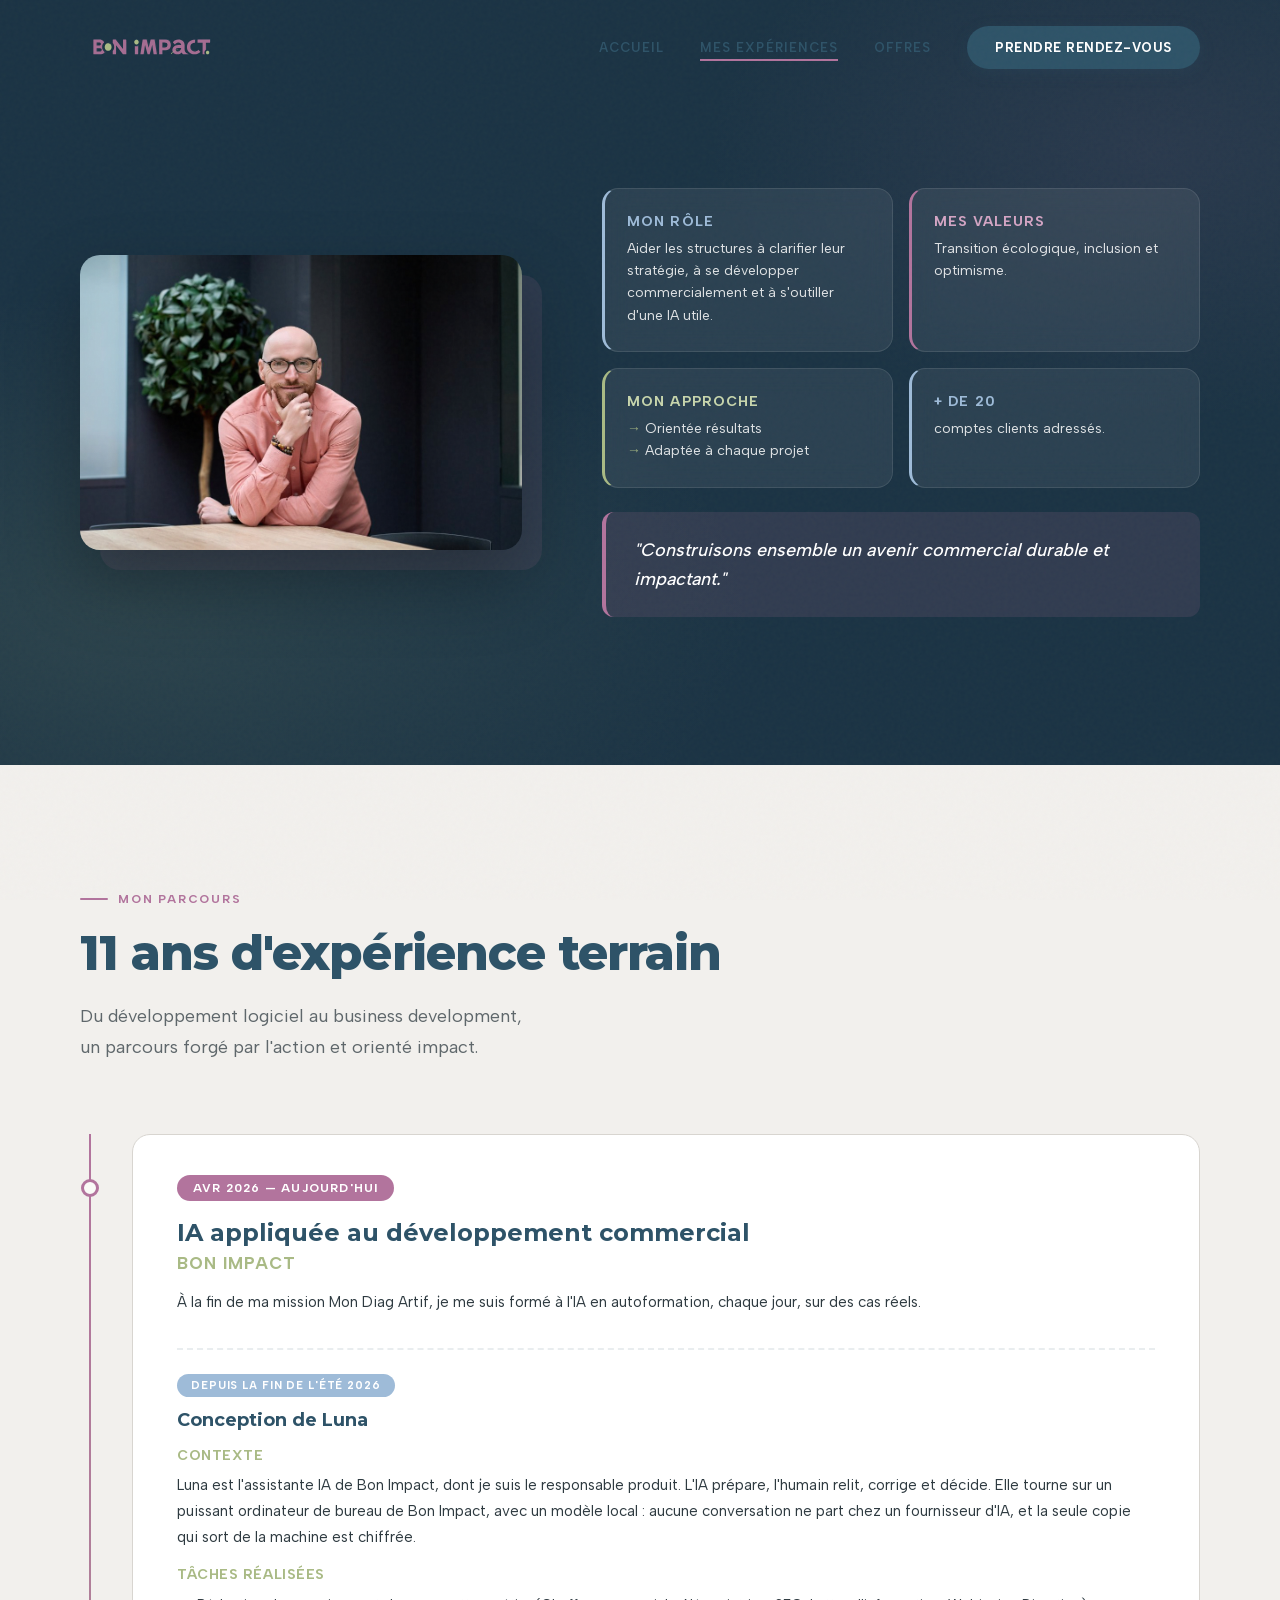
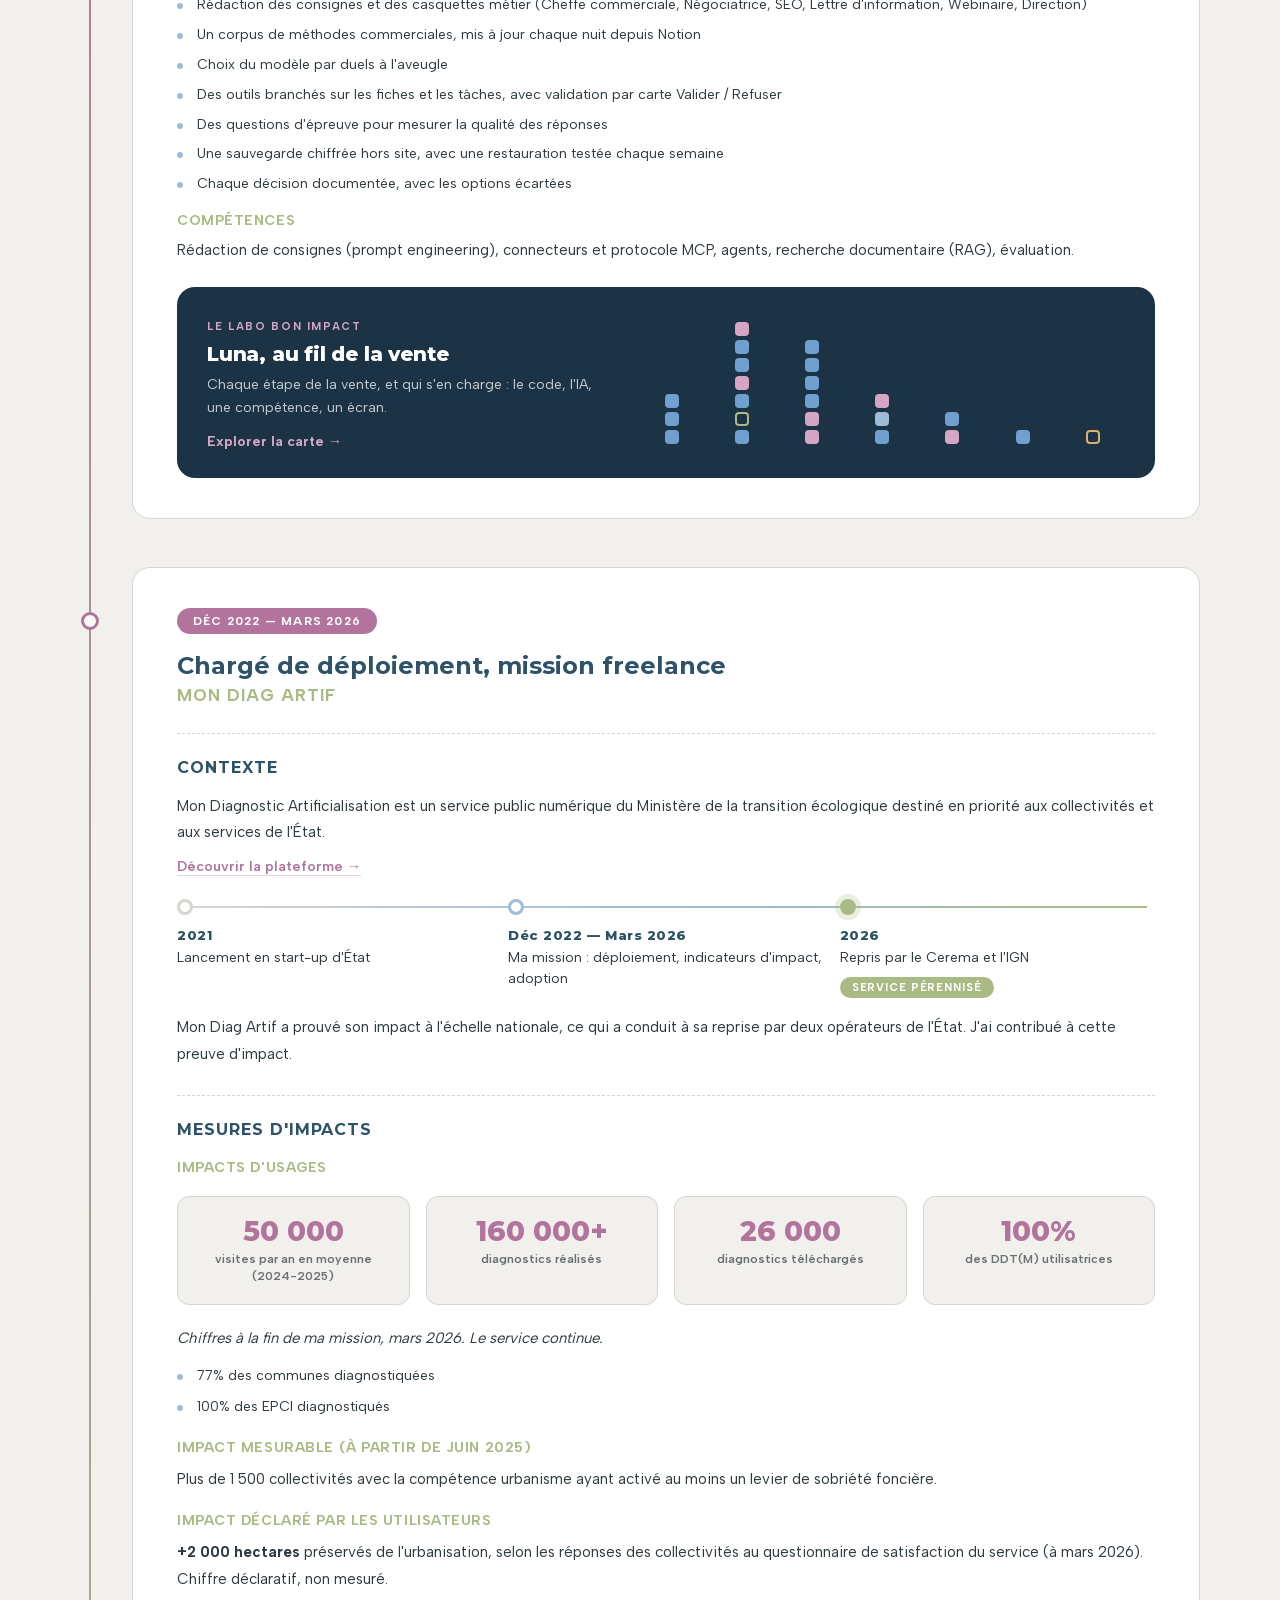
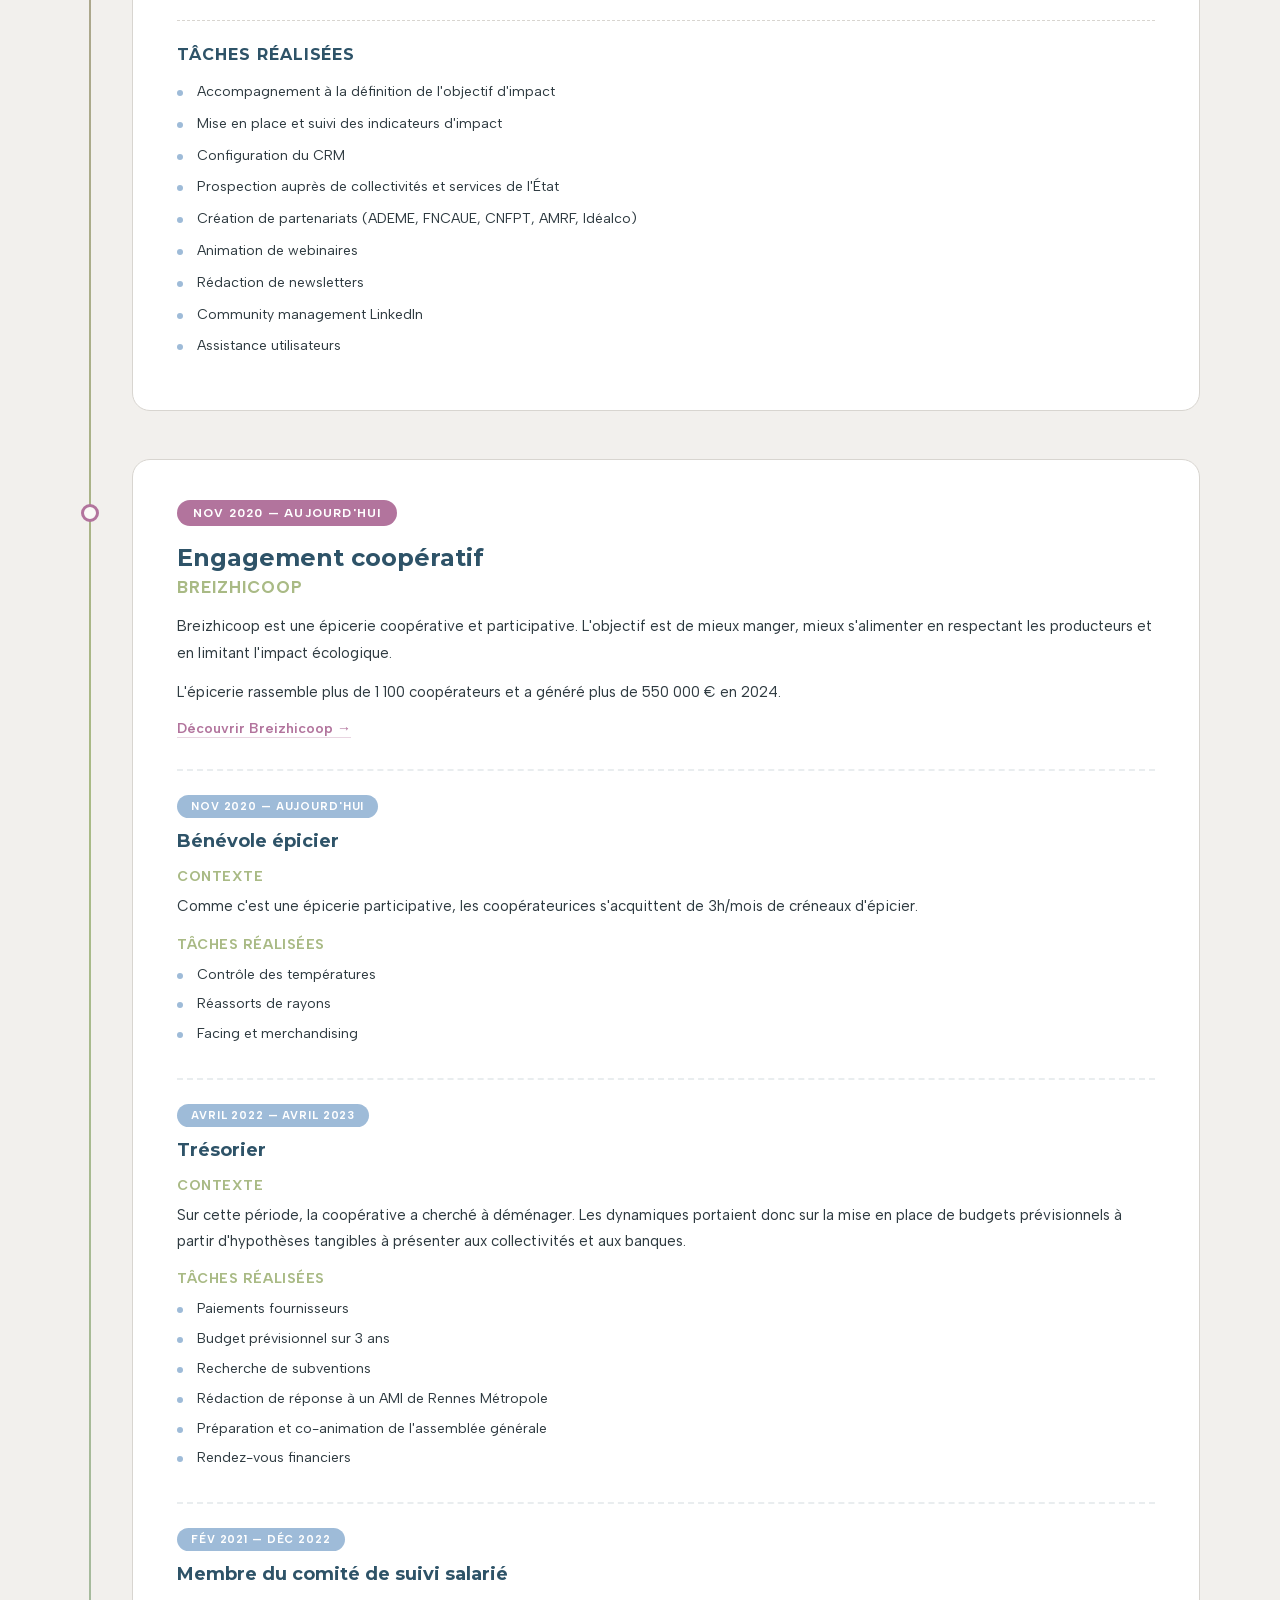
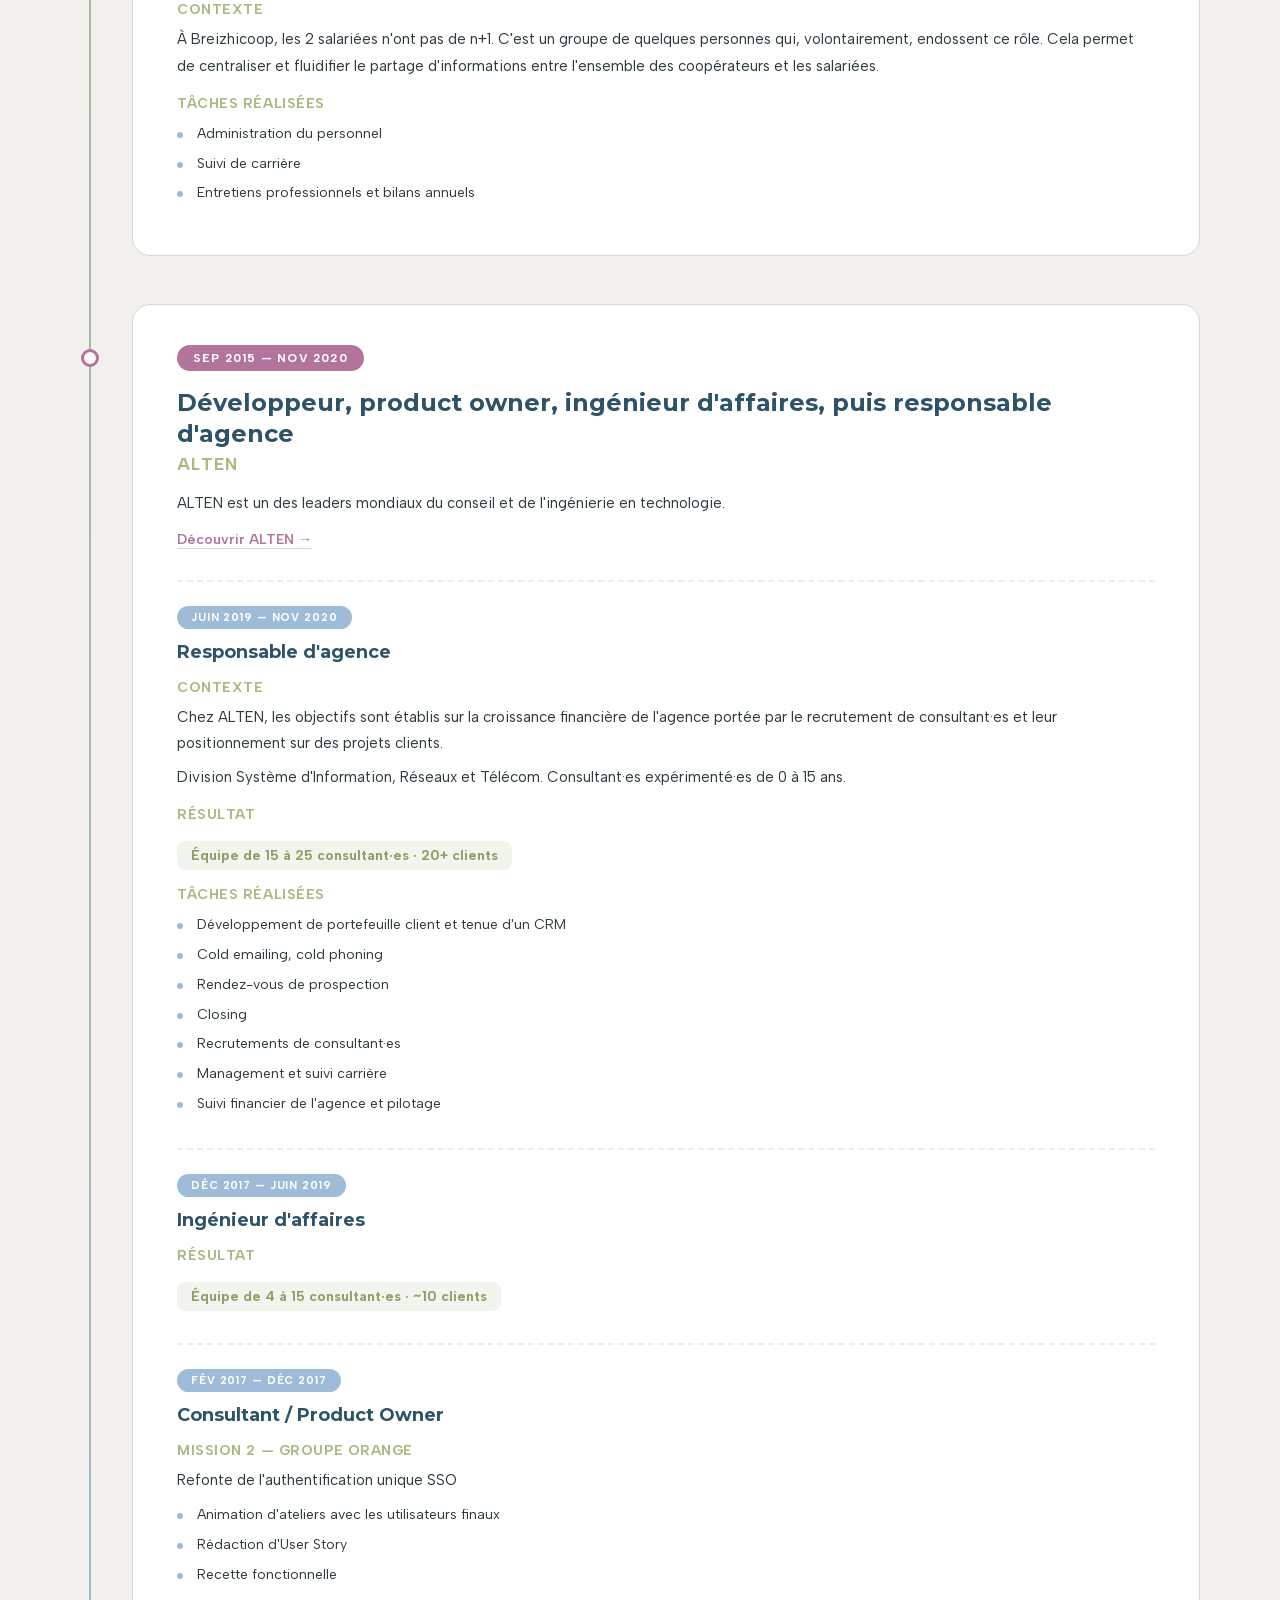
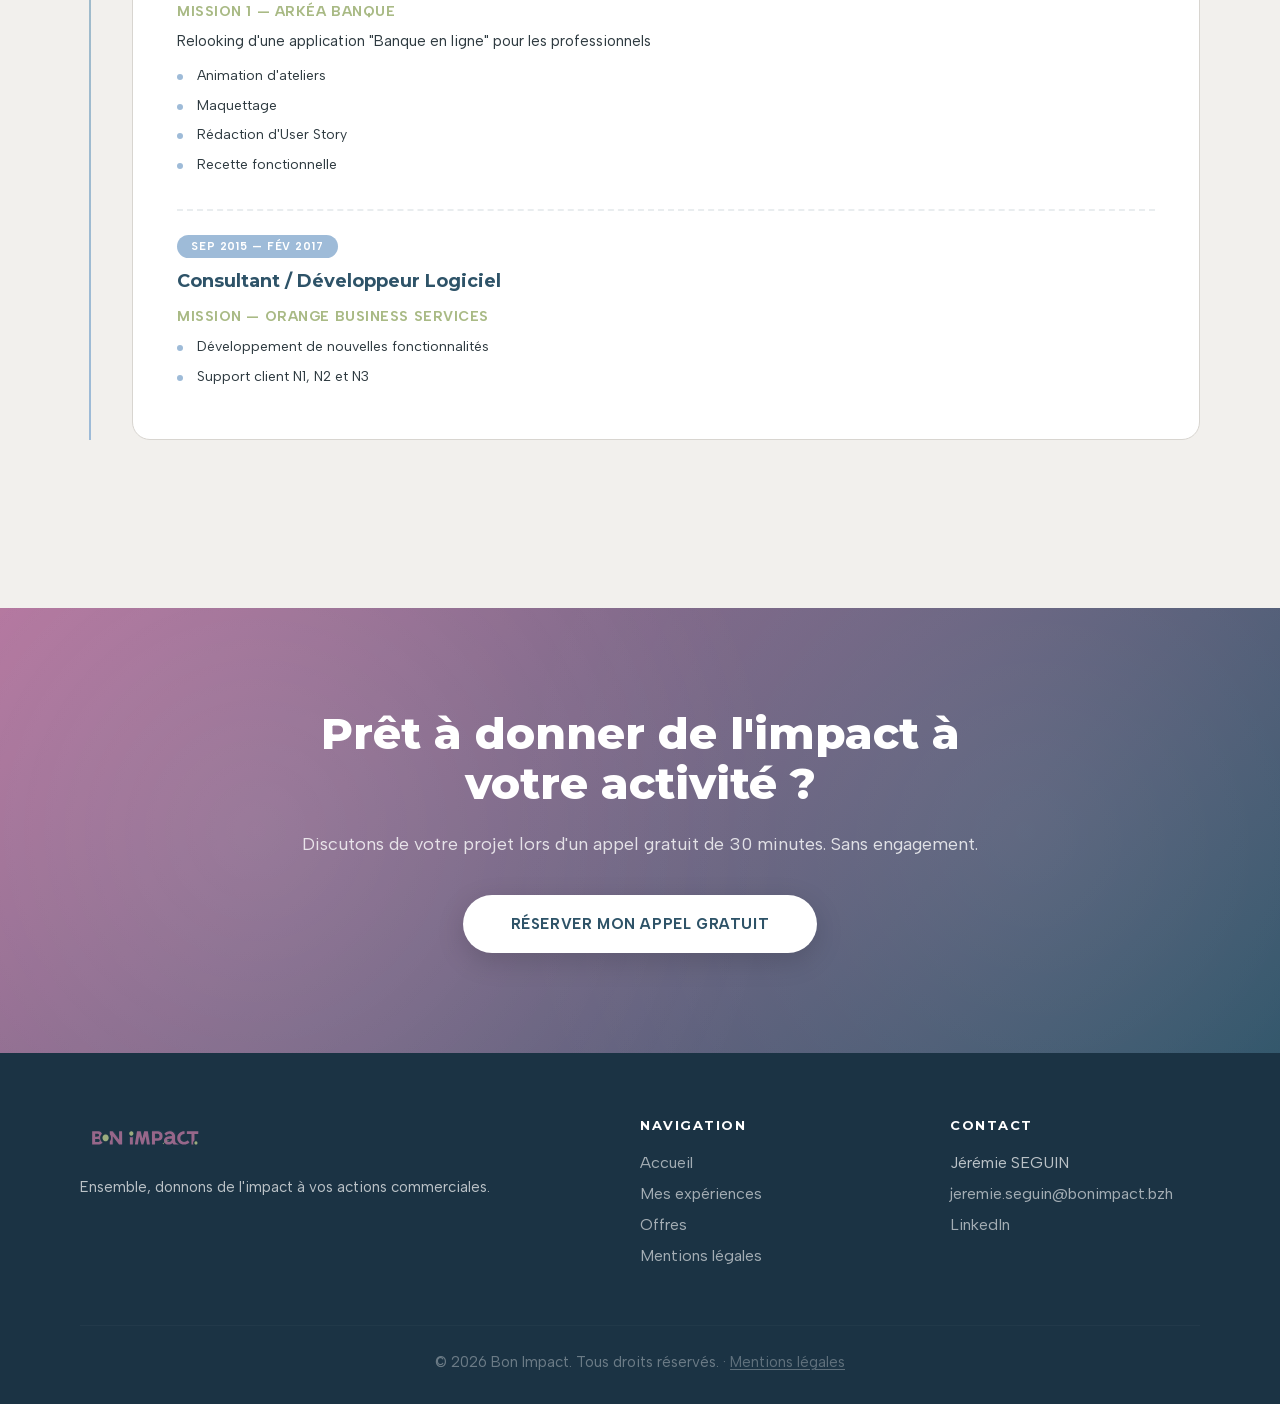
<file: a-propos.html>
<!DOCTYPE html>
<html lang="fr">

<head>
    <meta charset="UTF-8">
    <meta name="viewport" content="width=device-width, initial-scale=1.0">
    <title>Mes expériences | Bon Impact</title>
    <!-- Favicon -->
    <link rel="icon" type="image/svg+xml" href="favicon.svg">
    <meta name="description"
        content="Jérémie Seguin, freelance en développement commercial depuis 2022. Plus de 20 comptes clients adressés, et un accompagnement pour adapter l'IA à vos usages commerciaux.">
    <link rel="preload" href="fonts/montserrat-latin.woff2" as="font" type="font/woff2" crossorigin>
    <link rel="preload" href="fonts/albert-sans-latin.woff2" as="font" type="font/woff2" crossorigin>
    <link rel="stylesheet" href="fonts/fonts.css">
    <link rel="stylesheet" href="style.css?v=2026-11-13c">

    <!-- Page-specific styles: À PROPOS -->
    <style>
        /* HERO */
        .hero-about {
            min-height: 85vh;
            display: flex;
            align-items: center;
            background: var(--bleu-nuit);
            position: relative;
            overflow: hidden;
            padding: 140px 0 100px;
        }

        .hero-about::before {
            content: '';
            position: absolute;
            inset: 0;
            background: radial-gradient(ellipse 70% 60% at 10% 80%, rgba(169, 186, 133, 0.12) 0%, transparent 70%), radial-gradient(ellipse 50% 50% at 90% 20%, rgba(178, 116, 157, 0.1) 0%, transparent 70%);
        }

        .hero-about-grid {
            display: grid;
            grid-template-columns: 0.85fr 1.15fr;
            gap: 80px;
            align-items: center;
            position: relative;
            z-index: 2;
        }

        .hero-photo-wrapper {
            position: relative;
        }

        .hero-photo-wrapper::before {
            content: '';
            position: absolute;
            top: 20px;
            left: 20px;
            right: -20px;
            bottom: -20px;
            background: var(--mauve);
            opacity: 0.12;
            border-radius: 20px;
            z-index: 0;
        }

        .hero-photo {
            width: 100%;
            border-radius: 20px;
            box-shadow: 0 32px 72px rgba(0, 0, 0, 0.3);
            position: relative;
            z-index: 1;
            opacity: 0;
            animation: fadeUp 0.9s var(--ease-out-expo) 0.2s forwards;
        }

        /* Intro cards */
        .intro-cards {
            display: grid;
            grid-template-columns: 1fr 1fr;
            gap: 16px;
            margin-bottom: 24px;
        }

        .intro-card {
            background: rgba(255, 255, 255, 0.07);
            backdrop-filter: blur(12px);
            -webkit-backdrop-filter: blur(12px);
            padding: 24px 22px;
            border-radius: 16px;
            border: 1px solid rgba(255, 255, 255, 0.1);
            transition: all 0.4s var(--ease-out-expo);
            opacity: 0;
            animation: fadeUp 0.8s var(--ease-out-expo) forwards;
        }

        .intro-card:nth-child(1) {
            animation-delay: 0.3s;
        }

        .intro-card:nth-child(2) {
            animation-delay: 0.4s;
        }

        .intro-card:nth-child(3) {
            animation-delay: 0.5s;
        }

        .intro-card:nth-child(4) {
            animation-delay: 0.6s;
        }

        .intro-card:hover {
            transform: translateY(-4px);
            background: rgba(255, 255, 255, 0.12);
            border-color: rgba(255, 255, 255, 0.2);
        }

        .intro-card h3 {
            font-family: var(--font-body);
            font-size: 14px;
            font-weight: 700;
            text-transform: uppercase;
            letter-spacing: 0.08em;
            margin-bottom: 8px;
        }

        .intro-card p,
        .intro-card li {
            color: var(--blanc);
            font-size: 14px;
            opacity: 0.85;
            line-height: 1.6;
            margin: 0;
        }

        .intro-card ul {
            padding: 0;
        }

        .intro-card li::before {
            content: '\2192\0020';
            color: var(--vert);
            font-weight: 700;
        }

        .card-blue h3 {
            color: var(--bleu-clair);
        }

        .card-pink h3 {
            color: var(--mauve-light);
        }

        .card-green h3 {
            color: var(--vert-light);
        }

        .card-blue {
            border-left: 3px solid var(--bleu-clair);
        }

        .card-pink {
            border-left: 3px solid var(--mauve);
        }

        .card-green {
            border-left: 3px solid var(--vert);
        }

        .connection-phrase {
            background: rgba(178, 116, 157, 0.15);
            border-left: 4px solid var(--mauve);
            padding: 24px 28px;
            border-radius: 12px;
            opacity: 0;
            animation: fadeUp 0.8s var(--ease-out-expo) 0.7s forwards;
        }

        .connection-phrase p {
            color: var(--blanc);
            font-size: 18px;
            font-style: italic;
            font-weight: 500;
            margin: 0;
            line-height: 1.6;
        }

        /* PARCOURS */
        .parcours {
            padding: 120px 0;
            background: var(--gris-clair);
        }

        .timeline {
            margin-top: 72px;
            position: relative;
            padding-left: 52px;
        }

        .timeline::before {
            content: '';
            position: absolute;
            left: 9px;
            top: 0;
            bottom: 0;
            width: 2px;
            background: linear-gradient(180deg, var(--mauve) 0%, var(--vert) 50%, var(--bleu-clair) 100%);
        }

        .tl-item {
            position: relative;
            margin-bottom: 48px;
            background: var(--blanc);
            padding: 40px 44px;
            border-radius: 18px;
            border: 1px solid var(--gris-moyen);
            transition: all 0.4s var(--ease-out-expo);
        }

        .tl-item:hover {
            transform: translateX(6px);
            box-shadow: 0 12px 36px rgba(46, 83, 104, 0.08);
            border-color: var(--mauve);
        }

        .tl-item::before {
            content: '';
            position: absolute;
            left: -52px;
            top: 44px;
            width: 18px;
            height: 18px;
            background: var(--creme);
            border: 3px solid var(--mauve);
            border-radius: 50%;
            z-index: 1;
        }

        .tl-dates {
            display: inline-block;
            font-size: 12px;
            font-weight: 700;
            letter-spacing: 0.1em;
            text-transform: uppercase;
            background: var(--mauve);
            color: var(--blanc);
            padding: 6px 16px;
            border-radius: 20px;
            margin-bottom: 16px;
        }

        .tl-item>h2 {
            font-family: var(--font-display);
            font-size: 24px;
            font-weight: 700;
            color: var(--bleu-fonce);
            line-height: 1.3;
            margin-bottom: 4px;
        }

        .tl-company {
            font-size: 17px;
            font-weight: 700;
            color: var(--vert);
            text-transform: uppercase;
            letter-spacing: 0.06em;
            margin-bottom: 16px;
        }

        .tl-item>p {
            font-size: 15px;
            line-height: 1.8;
            color: var(--texte);
            margin-bottom: 12px;
        }

        .tl-link {
            color: var(--mauve);
            font-weight: 600;
            font-size: 14px;
            border-bottom: 1px solid rgba(178, 116, 157, 0.3);
            transition: color 0.3s ease;
        }

        .tl-link:hover {
            color: var(--vert);
            border-color: var(--vert);
        }

        /* Detail blocks */
        .tl-detail-block {
            margin-top: 28px;
            padding-top: 24px;
            border-top: 1px dashed var(--gris-moyen);
        }

        .tl-detail-block h3 {
            font-family: var(--font-display);
            font-size: 16px;
            font-weight: 700;
            color: var(--bleu-fonce);
            text-transform: uppercase;
            letter-spacing: 0.06em;
            margin-bottom: 16px;
        }

        .tl-detail-block h4 {
            font-family: var(--font-body);
            font-size: 14px;
            font-weight: 700;
            color: var(--vert);
            text-transform: uppercase;
            letter-spacing: 0.04em;
            margin-top: 20px;
            margin-bottom: 10px;
        }

        .tl-detail-block p {
            font-size: 15px;
            line-height: 1.75;
            color: var(--texte);
            margin-bottom: 10px;
        }

        .tl-detail-block ul {
            padding-left: 0;
            margin: 12px 0;
        }

        .tl-detail-block li {
            font-size: 14px;
            line-height: 1.7;
            color: var(--texte);
            margin-bottom: 8px;
            padding-left: 20px;
            position: relative;
        }

        .tl-detail-block li::before {
            content: '';
            position: absolute;
            left: 0;
            top: 10px;
            width: 6px;
            height: 6px;
            background: var(--bleu-clair);
            border-radius: 50%;
        }

        .tl-detail-block li ul {
            margin-left: 16px;
            margin-top: 6px;
        }

        .tl-detail-block li li::before {
            background: var(--bleu-clair);
            width: 5px;
            height: 5px;
        }

        /* Impact metrics */
        .impact-grid {
            display: grid;
            grid-template-columns: repeat(auto-fit, minmax(160px, 1fr));
            gap: 16px;
            margin: 20px 0;
        }

        .impact-metric {
            background: var(--gris-clair);
            padding: 20px;
            border-radius: 12px;
            text-align: center;
            border: 1px solid var(--gris-moyen);
            transition: all 0.3s var(--ease-out-expo);
        }

        .impact-metric:hover {
            transform: translateY(-3px);
            box-shadow: 0 6px 18px rgba(46, 83, 104, 0.08);
        }

        .metric-number {
            font-family: var(--font-display);
            font-size: 28px;
            font-weight: 800;
            color: var(--mauve);
            line-height: 1;
            margin-bottom: 6px;
        }

        .metric-label {
            font-size: 12px;
            font-weight: 600;
            color: var(--texte);
            opacity: 0.7;
            line-height: 1.4;
        }

        /* Frise : de la start-up d'État à la reprise */
        .frise {
            display: grid;
            grid-template-columns: repeat(3, 1fr);
            gap: 16px;
            margin: 24px 0 16px;
            position: relative;
        }

        .frise::before {
            content: '';
            position: absolute;
            top: 7px;
            left: 8px;
            right: 8px;
            height: 2px;
            background: linear-gradient(90deg, var(--gris-moyen), var(--bleu-clair), var(--vert));
        }

        .frise-etape {
            position: relative;
            padding-top: 28px;
        }

        .frise-etape::before {
            content: '';
            position: absolute;
            top: 0;
            left: 0;
            width: 16px;
            height: 16px;
            border-radius: 50%;
            background: var(--blanc);
            border: 3px solid var(--gris-moyen);
            box-sizing: border-box;
        }

        .frise-etape.ma-mission::before {
            border-color: var(--bleu-clair);
        }

        .frise-etape.reprise::before {
            background: var(--vert);
            border-color: var(--vert);
            box-shadow: 0 0 0 5px rgba(169, 186, 133, 0.25);
        }

        .frise-date {
            font-family: var(--font-display);
            font-size: 13px;
            font-weight: 800;
            color: var(--bleu-fonce);
            letter-spacing: 0.04em;
            margin-bottom: 4px;
        }

        .tl-detail-block .frise-etape p {
            font-size: 14px;
            line-height: 1.55;
            margin-bottom: 8px;
        }

        .frise-badge {
            display: inline-block;
            font-size: 11px;
            font-weight: 700;
            letter-spacing: 0.08em;
            text-transform: uppercase;
            background: var(--vert);
            color: var(--blanc);
            padding: 4px 12px;
            border-radius: 12px;
        }

        /* Role sub-blocks */
        .role-block {
            margin-top: 32px;
            padding-top: 24px;
            border-top: 2px dashed rgba(46, 83, 104, 0.1);
        }

        .role-dates-badge {
            display: inline-block;
            font-size: 11px;
            font-weight: 700;
            letter-spacing: 0.08em;
            text-transform: uppercase;
            background: var(--bleu-clair);
            color: var(--blanc);
            padding: 5px 14px;
            border-radius: 12px;
            margin-bottom: 12px;
        }

        .role-block h3 {
            font-family: var(--font-display);
            font-size: 18px;
            font-weight: 700;
            color: var(--bleu-fonce);
            margin-bottom: 12px;
        }

        .role-block h4 {
            font-family: var(--font-body);
            font-size: 14px;
            font-weight: 700;
            color: var(--vert);
            text-transform: uppercase;
            letter-spacing: 0.04em;
            margin-top: 16px;
            margin-bottom: 8px;
        }

        .role-block p {
            font-size: 15px;
            line-height: 1.75;
            color: var(--texte);
            margin-bottom: 8px;
        }

        .role-block p strong {
            color: var(--bleu-fonce);
            font-weight: 700;
        }

        .role-block ul {
            padding-left: 0;
            margin: 10px 0;
        }

        .role-block li {
            font-size: 14px;
            line-height: 1.7;
            color: var(--texte);
            margin-bottom: 6px;
            padding-left: 20px;
            position: relative;
        }

        .role-block li::before {
            content: '';
            position: absolute;
            left: 0;
            top: 10px;
            width: 6px;
            height: 6px;
            background: var(--bleu-clair);
            border-radius: 50%;
        }

        .tl-highlight {
            display: inline-block;
            background: rgba(169, 186, 133, 0.15);
            color: var(--vert-deep);
            font-weight: 700;
            padding: 6px 14px;
            border-radius: 8px;
            font-size: 14px;
            margin-top: 10px;
        }

        /* Responsive */
        @media (max-width: 1024px) {
            .hero-about-grid {
                grid-template-columns: 1fr;
                gap: 48px;
            }

            .hero-photo-wrapper {
                max-width: 380px;
                margin: 0 auto;
            }
        }

        @media (max-width: 768px) {
            .frise {
                grid-template-columns: 1fr;
                gap: 20px;
            }

            .frise::before {
                top: 8px;
                bottom: 8px;
                left: 7px;
                right: auto;
                width: 2px;
                height: auto;
                background: linear-gradient(180deg, var(--gris-moyen), var(--bleu-clair), var(--vert));
            }

            .frise-etape {
                padding-top: 0;
                padding-left: 32px;
            }

            .intro-cards {
                grid-template-columns: 1fr;
            }

            .timeline {
                padding-left: 36px;
            }

            .tl-item {
                padding: 28px 24px;
            }

            .tl-item::before {
                left: -36px;
            }

            .impact-grid {
                grid-template-columns: 1fr 1fr;
            }
        }
    </style>
</head>

<body>
    <!-- NAV -->
    <nav class="nav" id="nav">
        <div class="container">
            <div class="nav-inner">
                <a href="index.html"><img src="Logo_Bon_impact.svg" alt="Bon Impact" class="nav-logo"></a>
                <ul class="nav-links" id="navLinks">
                    <li><a href="index.html" class="nav-link">Accueil</a></li>
                    <li><a href="a-propos.html" class="nav-link active">Mes expériences</a></li>
                    <li><a href="offres.html" class="nav-link">Offres</a></li>
                    <li><a href="https://cal.com/bonimpact/appel-decouverte" data-rdv class="nav-cta">Prendre rendez-vous</a></li>
                </ul>
                <div class="hamburger" onclick="document.getElementById('navLinks').classList.toggle('open')">
                    <span></span><span></span><span></span>
                </div>
            </div>
        </div>
    </nav>

    <!-- HERO -->
    <section class="hero-about">
        <div class="container">
            <div class="hero-about-grid">
                <div class="hero-photo-wrapper"><img src="Jeremie_a_propos.png" alt="Jérémie Seguin" class="hero-photo">
                </div>
                <div>
                    <div class="intro-cards">
                        <div class="intro-card card-blue">
                            <h3>Mon Rôle</h3>
                            <p>Aider les structures à clarifier leur stratégie, à se développer commercialement et à s'outiller d'une IA utile.</p>
                        </div>
                        <div class="intro-card card-pink">
                            <h3>Mes Valeurs</h3>
                            <p>Transition écologique, inclusion et optimisme.</p>
                        </div>
                        <div class="intro-card card-green">
                            <h3>Mon Approche</h3>
                            <ul>
                                <li>Orientée résultats</li>
                                <li>Adaptée à chaque projet</li>
                            </ul>
                        </div>
                        <div class="intro-card card-blue">
                            <h3>+ de 20</h3>
                            <p>comptes clients adressés.</p>
                        </div>
                    </div>
                    <div class="connection-phrase">
                        <p>"Construisons ensemble un avenir commercial durable et impactant."</p>
                    </div>
                </div>
            </div>
        </div>
    </section>

    <!-- PARCOURS -->
    <section class="parcours">
        <div class="container">
            <div class="section-label">Mon parcours</div>
            <div class="section-title"><span data-years-since="2015-09">11</span> ans d'expérience terrain</div>
            <div class="section-subtitle">Du développement logiciel au business development, un parcours forgé par
                l'action et orienté impact.</div>

            <div class="timeline">
                <!-- IA ET LUNA -->
                <div class="tl-item reveal">
                    <span class="tl-dates">Avr 2026 — aujourd'hui</span>
                    <h2>IA appliquée au développement commercial</h2>
                    <div class="tl-company">Bon Impact</div>
                    <p>À la fin de ma mission Mon Diag Artif, je me suis formé à l'IA en autoformation, chaque jour,
                        sur des cas réels.</p>
                    <div class="role-block"><span class="role-dates-badge">Depuis la fin de l'été 2026</span>
                        <h3>Conception de Luna</h3>
                        <h4>Contexte</h4>
                        <p>Luna est l'assistante IA de Bon Impact, dont je suis le responsable produit. L'IA prépare, l'humain relit, corrige et décide.
                            Elle tourne sur un puissant ordinateur de bureau de Bon Impact, avec un modèle local : aucune
                            conversation ne part chez un fournisseur d'IA, et la seule copie qui sort de la machine
                            est chiffrée.</p>
                        <h4>Tâches réalisées</h4>
                        <ul>
                            <li>Rédaction des consignes et des casquettes métier (Cheffe commerciale, Négociatrice,
                                SEO, Lettre d'information, Webinaire, Direction)</li>
                            <li>Un corpus de méthodes commerciales, mis à jour chaque nuit depuis Notion</li>
                            <li>Choix du modèle par duels à l'aveugle</li>
                            <li>Des outils branchés sur les fiches et les tâches, avec validation par carte Valider /
                                Refuser</li>
                            <li>Des questions d'épreuve pour mesurer la qualité des réponses</li>
                            <li>Une sauvegarde chiffrée hors site, avec une restauration testée chaque semaine</li>
                            <li>Chaque décision documentée, avec les options écartées</li>
                        </ul>
                        <h4>Compétences</h4>
                        <p>Rédaction de consignes (prompt engineering), connecteurs et protocole MCP, agents,
                            recherche documentaire (RAG), évaluation.</p>
                        <a href="luna.html" class="luna-encart">
                            <div><span class="etiq">Le labo Bon Impact</span><span class="titre">Luna, au fil de la vente</span>
                                <p>Chaque étape de la vente, et qui s'en charge : le code, l'IA, une compétence, un écran.</p>
                                <span class="aller">Explorer la carte →</span></div>
                            <div class="luna-mini" data-luna-mini aria-hidden="true"></div>
                        </a>
                    </div>
                </div>

                <!-- MON DIAG ARTIF -->
                <div class="tl-item reveal">
                    <span class="tl-dates">Déc 2022 — Mars 2026</span>
                    <h2>Chargé de déploiement, mission freelance</h2>
                    <div class="tl-company">Mon Diag Artif</div>
                    <div class="tl-detail-block">
                        <h3>Contexte</h3>
                        <p>Mon Diagnostic Artificialisation est un service public numérique du Ministère de la
                            transition écologique destiné en priorité aux collectivités et aux services de l'État.</p><a
                            href="https://mondiagartif.beta.gouv.fr/" target="_blank" rel="noopener"
                            class="tl-link">Découvrir la plateforme →</a>
                        <div class="frise">
                            <div class="frise-etape">
                                <div class="frise-date">2021</div>
                                <p>Lancement en start-up d'État</p>
                            </div>
                            <div class="frise-etape ma-mission">
                                <div class="frise-date">Déc 2022 — Mars 2026</div>
                                <p>Ma mission : déploiement, indicateurs d'impact, adoption</p>
                            </div>
                            <div class="frise-etape reprise">
                                <div class="frise-date">2026</div>
                                <p>Repris par le Cerema et l'IGN</p>
                                <span class="frise-badge">Service pérennisé</span>
                            </div>
                        </div>
                        <p>Mon Diag Artif a prouvé son impact à l'échelle nationale, ce qui a conduit à sa reprise par
                            deux opérateurs de l'État. J'ai contribué à cette preuve d'impact.</p>
                    </div>
                    <div class="tl-detail-block">
                        <h3>Mesures d'impacts</h3>
                        <h4>Impacts d'usages</h4>
                        <div class="impact-grid">
                            <div class="impact-metric">
                                <div class="metric-number">50 000</div>
                                <div class="metric-label">visites par an en moyenne (2024-2025)</div>
                            </div>
                            <div class="impact-metric">
                                <div class="metric-number">160 000+</div>
                                <div class="metric-label">diagnostics réalisés</div>
                            </div>
                            <div class="impact-metric">
                                <div class="metric-number">26 000</div>
                                <div class="metric-label">diagnostics téléchargés</div>
                            </div>
                            <div class="impact-metric">
                                <div class="metric-number">100%</div>
                                <div class="metric-label">des DDT(M) utilisatrices</div>
                            </div>
                        </div>
                        <p><em>Chiffres à la fin de ma mission, mars 2026. Le service continue.</em></p>
                        <ul>
                            <li>77% des communes diagnostiquées</li>
                            <li>100% des EPCI diagnostiqués</li>
                        </ul>
                        <h4>Impact mesurable (à partir de juin 2025)</h4>
                        <p>Plus de 1 500 collectivités avec la compétence urbanisme ayant activé au moins un levier de
                            sobriété foncière.</p>
                        <h4>Impact déclaré par les utilisateurs</h4>
                        <p><strong>+2 000 hectares</strong> préservés de l'urbanisation, selon les réponses des
                            collectivités au questionnaire de satisfaction du service (à mars 2026). Chiffre
                            déclaratif, non mesuré.</p>
                    </div>
                    <div class="tl-detail-block">
                        <h3>Tâches réalisées</h3>
                        <ul>
                            <li>Accompagnement à la définition de l'objectif d'impact</li>
                            <li>Mise en place et suivi des indicateurs d'impact</li>
                            <li>Configuration du CRM</li>
                            <li>Prospection auprès de collectivités et services de l'État</li>
                            <li>Création de partenariats (ADEME, FNCAUE, CNFPT, AMRF, Idéalco)</li>
                            <li>Animation de webinaires</li>
                            <li>Rédaction de newsletters</li>
                            <li>Community management LinkedIn</li>
                            <li>Assistance utilisateurs</li>
                        </ul>
                    </div>
                </div>

                <!-- BREIZHICOOP -->
                <div class="tl-item reveal">
                    <span class="tl-dates">Nov 2020 — Aujourd'hui</span>
                    <h2>Engagement coopératif</h2>
                    <div class="tl-company">Breizhicoop</div>
                    <p>Breizhicoop est une épicerie coopérative et participative. L'objectif est de mieux manger, mieux
                        s'alimenter en respectant les producteurs et en limitant l'impact écologique.</p>
                    <p>L'épicerie rassemble plus de 1 100 coopérateurs et a généré plus de 550 000 € en 2024.</p>
                    <a href="https://breizhicoop.fr" target="_blank" rel="noopener" class="tl-link">Découvrir
                        Breizhicoop →</a>
                    <div class="role-block"><span class="role-dates-badge">Nov 2020 — Aujourd'hui</span>
                        <h3>Bénévole épicier</h3>
                        <h4>Contexte</h4>
                        <p>Comme c'est une épicerie participative, les coopérateurices
                            s'acquittent de 3h/mois de créneaux d'épicier.</p>
                        <h4>Tâches réalisées</h4>
                        <ul>
                            <li>Contrôle des températures</li>
                            <li>Réassorts de rayons</li>
                            <li>Facing et merchandising</li>
                        </ul>
                    </div>
                    <div class="role-block"><span class="role-dates-badge">Avril 2022 — Avril 2023</span>
                        <h3>Trésorier</h3>
                        <h4>Contexte</h4>
                        <p>Sur cette période, la coopérative a cherché à déménager. Les dynamiques portaient donc sur la
                            mise en place de budgets prévisionnels à partir d'hypothèses tangibles à présenter aux
                            collectivités et aux banques.</p>
                        <h4>Tâches réalisées</h4>
                        <ul>
                            <li>Paiements fournisseurs</li>
                            <li>Budget prévisionnel sur 3 ans</li>
                            <li>Recherche de subventions</li>
                            <li>Rédaction de réponse à un AMI de Rennes Métropole</li>
                            <li>Préparation et co-animation de l'assemblée générale</li>
                            <li>Rendez-vous financiers</li>
                        </ul>
                    </div>
                    <div class="role-block"><span class="role-dates-badge">Fév 2021 — Déc 2022</span>
                        <h3>Membre du comité de suivi salarié</h3>
                        <h4>Contexte</h4>
                        <p>À Breizhicoop, les 2 salariées n'ont pas de n+1. C'est un groupe de quelques personnes qui,
                            volontairement, endossent ce rôle. Cela permet de centraliser et fluidifier le partage
                            d'informations entre l'ensemble des coopérateurs et les salariées.</p>
                        <h4>Tâches réalisées</h4>
                        <ul>
                            <li>Administration du personnel</li>
                            <li>Suivi de carrière</li>
                            <li>Entretiens professionnels et bilans annuels</li>
                        </ul>
                    </div>
                </div>

                <!-- ALTEN -->
                <div class="tl-item reveal">
                    <span class="tl-dates">Sep 2015 — Nov 2020</span>
                    <h2>Développeur, product owner, ingénieur d'affaires, puis responsable d'agence</h2>
                    <div class="tl-company">ALTEN</div>
                    <p>ALTEN est un des leaders mondiaux du conseil et de l'ingénierie en technologie.</p>
                    <a href="https://www.alten.fr" target="_blank" rel="noopener" class="tl-link">Découvrir ALTEN →</a>
                    <div class="role-block"><span class="role-dates-badge">Juin 2019 — Nov 2020</span>
                        <h3>Responsable d'agence</h3>
                        <h4>Contexte</h4>
                        <p>Chez ALTEN, les objectifs sont établis sur la croissance financière de l'agence portée par le
                            recrutement de consultant·es et leur positionnement sur des projets clients.</p>
                        <p>Division Système d'Information, Réseaux et Télécom. Consultant·es expérimenté·es de 0 à 15 ans.
                        </p>
                        <h4>Résultat</h4><span class="tl-highlight">Équipe de 15 à 25 consultant·es · 20+ clients</span>
                        <h4>Tâches réalisées</h4>
                        <ul>
                            <li>Développement de portefeuille client et tenue d'un CRM</li>
                            <li>Cold emailing, cold phoning</li>
                            <li>Rendez-vous de prospection</li>
                            <li>Closing</li>
                            <li>Recrutements de consultant·es</li>
                            <li>Management et suivi carrière</li>
                            <li>Suivi financier de l'agence et pilotage</li>
                        </ul>
                    </div>
                    <div class="role-block"><span class="role-dates-badge">Déc 2017 — Juin 2019</span>
                        <h3>Ingénieur d'affaires</h3>
                        <h4>Résultat</h4><span class="tl-highlight">Équipe de 4 à 15 consultant·es · ~10 clients</span>
                    </div>
                    <div class="role-block"><span class="role-dates-badge">Fév 2017 — Déc 2017</span>
                        <h3>Consultant / Product Owner</h3>
                        <h4>Mission 2 — Groupe Orange</h4>
                        <p>Refonte de l'authentification unique SSO</p>
                        <ul>
                            <li>Animation d'ateliers avec les utilisateurs finaux</li>
                            <li>Rédaction d'User Story</li>
                            <li>Recette fonctionnelle</li>
                        </ul>
                        <h4>Mission 1 — Arkéa Banque</h4>
                        <p>Relooking d'une application "Banque en ligne" pour les professionnels</p>
                        <ul>
                            <li>Animation d'ateliers</li>
                            <li>Maquettage</li>
                            <li>Rédaction d'User Story</li>
                            <li>Recette fonctionnelle</li>
                        </ul>
                    </div>
                    <div class="role-block"><span class="role-dates-badge">Sep 2015 — Fév 2017</span>
                        <h3>Consultant / Développeur Logiciel</h3>
                        <h4>Mission — Orange Business Services</h4>
                        <ul>
                            <li>Développement de nouvelles fonctionnalités</li>
                            <li>Support client N1, N2 et N3</li>
                        </ul>
                    </div>
                </div>
            </div>
        </div>
    </section>

    <!-- CTA -->
    <section class="cta-section">
        <div class="container">
            <div class="cta-inner reveal">
                <h2>Prêt à donner de l'impact à votre activité ?</h2>
                <p>Discutons de votre projet lors d'un appel gratuit de 30 minutes. Sans engagement.</p><a
                    href="https://cal.com/bonimpact/appel-decouverte" data-rdv class="btn-cta">Réserver mon appel gratuit</a>
            </div>
        </div>
    </section>

    <!-- FOOTER -->
    <footer>
        <div class="container">
            <div class="footer-grid">
                <div><img
                        src="Logo_Bon_impact.svg"
                        alt="Bon Impact" class="footer-logo">
                    <p>Ensemble, donnons de l'impact à vos actions commerciales.</p>
                </div>
                <div>
                    <h4>Navigation</h4>
                    <ul>
                        <li><a href="index.html">Accueil</a></li>
                        <li><a href="a-propos.html">Mes expériences</a></li>
                        <li><a href="offres.html">Offres</a></li>
                        <li><a href="mentions-legales.html">Mentions légales</a></li>
                    </ul>
                </div>
                <div>
                    <h4>Contact</h4>
                    <ul>
                        <li>Jérémie SEGUIN</li>
                        <li><a href="mailto:jeremie.seguin@bonimpact.bzh">jeremie.seguin@bonimpact.bzh</a></li>
                        <li><a href="https://www.linkedin.com/in/jeremieseguin/" target="_blank"
                                rel="noopener">LinkedIn</a></li>
                    </ul>
                </div>
            </div>
            <div class="footer-bottom">
                <p>© <span data-current-year>2026</span> Bon Impact. Tous droits réservés. · <a href="mentions-legales.html">Mentions légales</a></p>
            </div>
        </div>
    </footer>

    <script>
        (function () {
            'use strict';
            var nav = document.getElementById('nav');
            window.addEventListener('scroll', function () { nav.classList.toggle('scrolled', window.scrollY > 60); });
            var observer = new IntersectionObserver(function (entries) {
                entries.forEach(function (entry, i) {
                    if (entry.isIntersecting) { setTimeout(function () { entry.target.classList.add('visible'); }, i * 100); observer.unobserve(entry.target); }
                });
            }, { threshold: 0.1 });
            document.querySelectorAll('.reveal').forEach(function (el) { observer.observe(el); });
        })();
    </script>
    <script src="luna-donnees.js?v=2026-11-13"></script>
    <script src="annees.js"></script>
    <script src="rdv.js"></script>
</body>

</html>
</file>
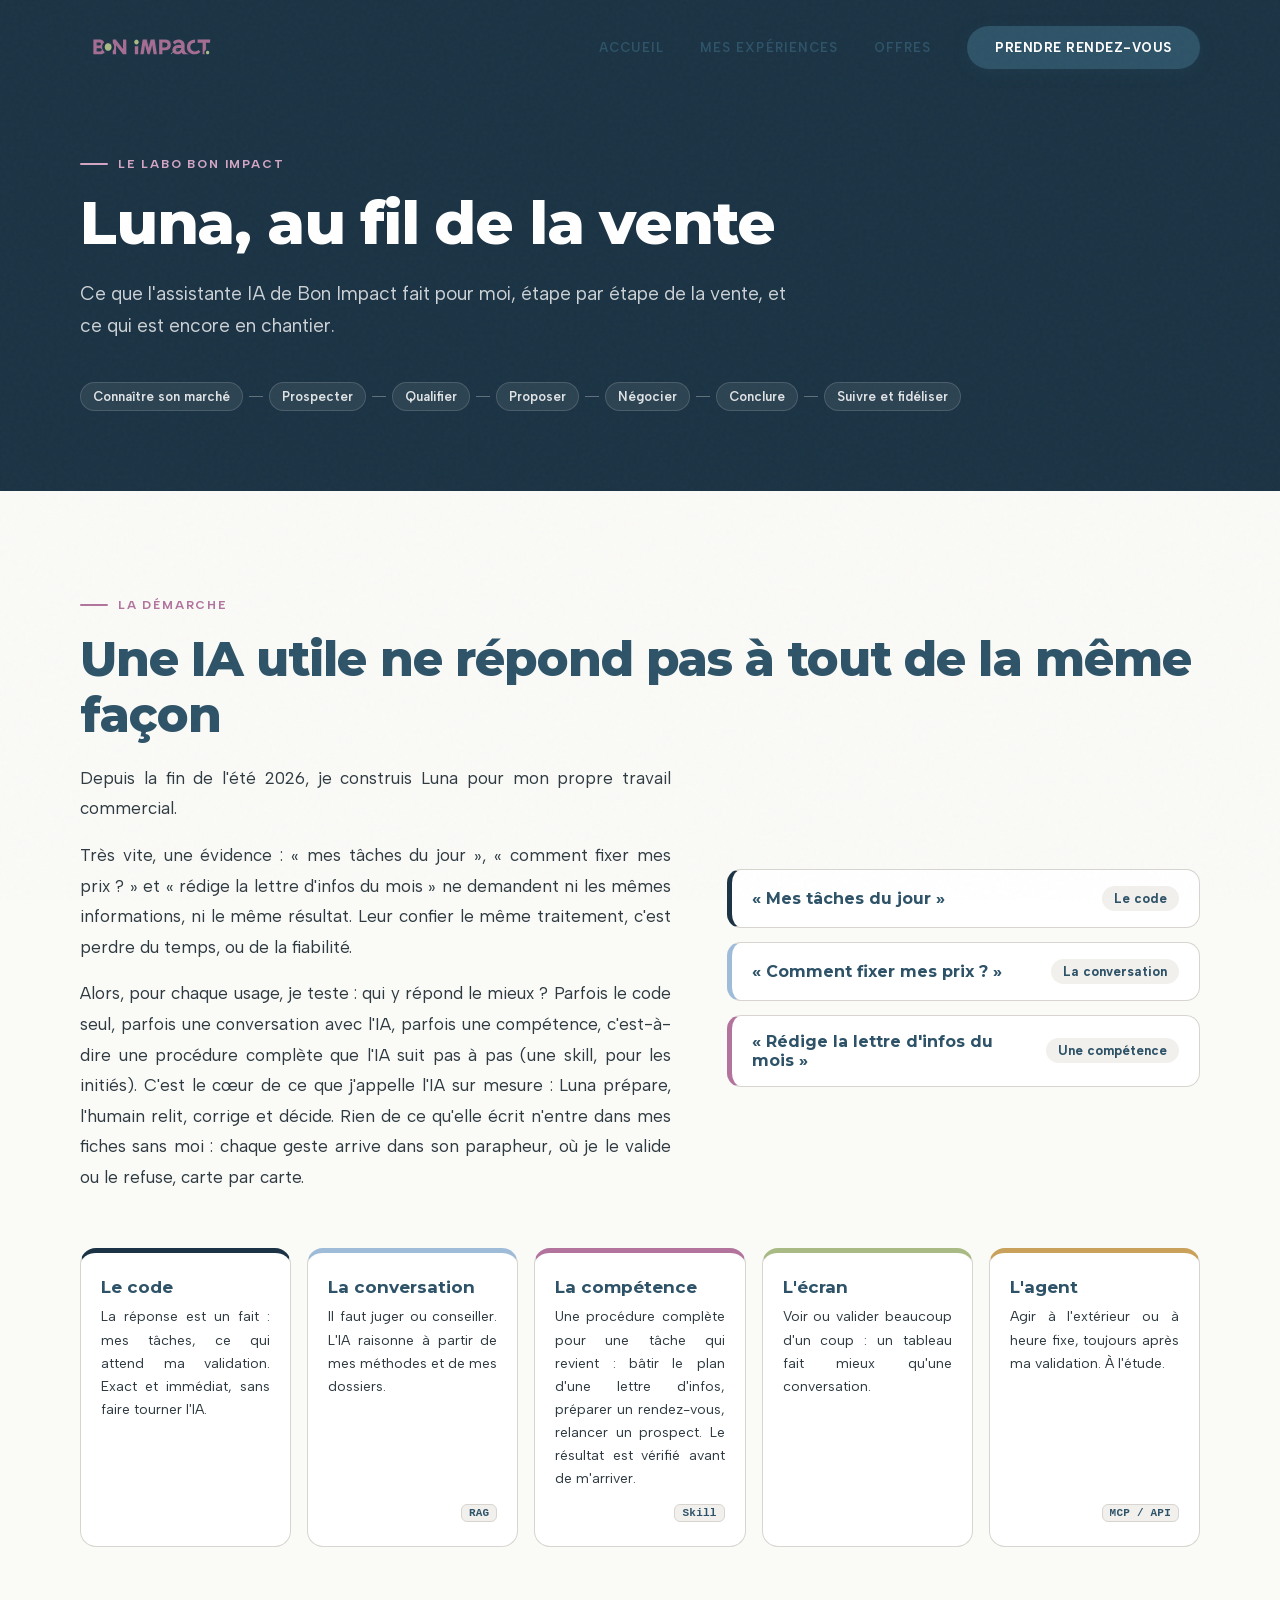
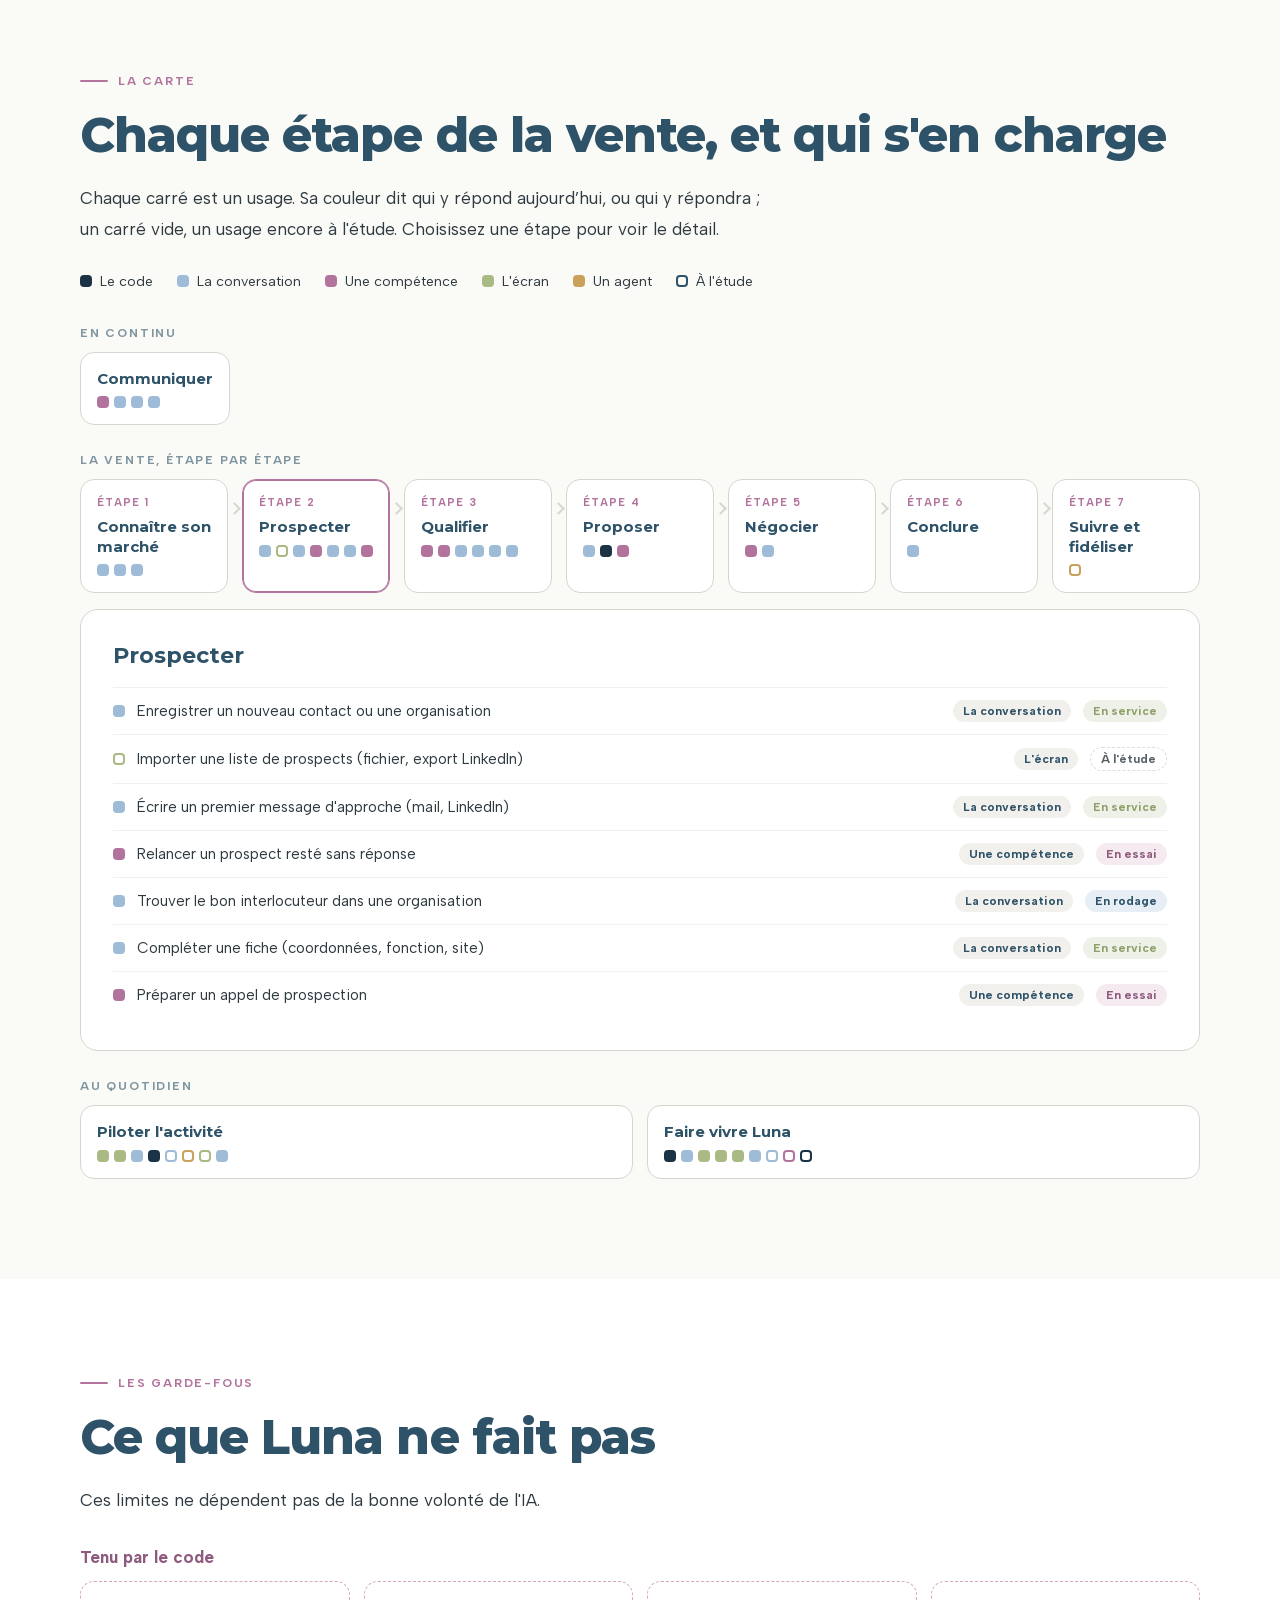
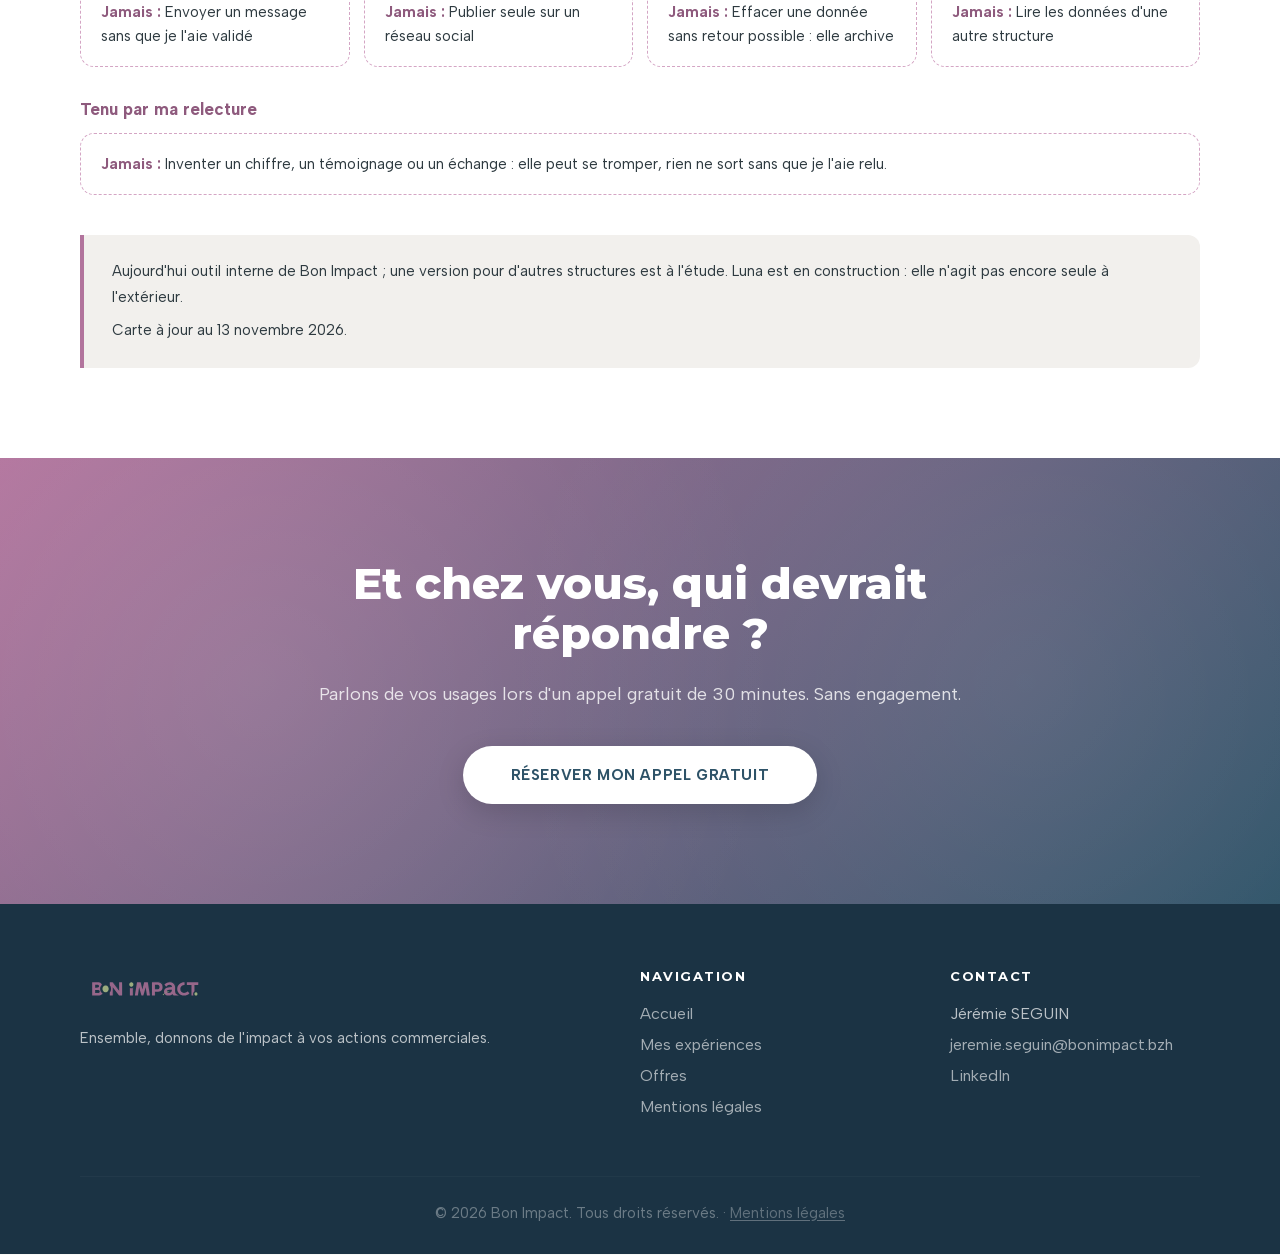
<file: luna.html>
<!DOCTYPE html>
<html lang="fr">

<head>
    <meta charset="UTF-8">
    <meta name="viewport" content="width=device-width, initial-scale=1.0">
    <title>Luna, au fil de la vente | Bon Impact</title>
    <!-- Favicon -->
    <link rel="icon" type="image/svg+xml" href="favicon.svg">
    <meta name="description" content="Luna, l'assistante IA de Bon Impact, étape par étape de la vente : ce qu'elle fait, qui y répond le mieux, et ce qui est encore en chantier.">
    <link rel="preload" href="fonts/montserrat-latin.woff2" as="font" type="font/woff2" crossorigin>
    <link rel="preload" href="fonts/albert-sans-latin.woff2" as="font" type="font/woff2" crossorigin>
    <link rel="stylesheet" href="fonts/fonts.css">
    <link rel="stylesheet" href="style.css?v=2026-11-13c">

    <!-- Page-specific styles: LUNA -->
    <style>
        :root {
            /* Les cinq façons de répondre : couleurs de la charte, plus un ocre pour l'agent. */
            --f-code: var(--bleu-nuit);
            --f-conversation: var(--bleu-clair);
            --f-competence: var(--mauve);
            --f-ecran: var(--vert);
            --f-agent: #C9A15A;
        }

        .hero-luna {
            background: var(--bleu-nuit);
            padding: 150px 0 80px;
            color: var(--blanc);
        }

        .hero-luna .section-label { color: var(--mauve-light); }
        .hero-luna .section-label::before { background: var(--mauve-light); }

        .hero-luna h1 {
            font-family: var(--font-display);
            font-size: clamp(36px, 6vw, 60px);
            font-weight: 800;
            letter-spacing: -0.02em;
            line-height: 1.08;
            margin-bottom: 22px;
        }

        .hero-luna p {
            font-size: 19px;
            line-height: 1.7;
            max-width: 720px;
            color: rgba(255, 255, 255, 0.78);
        }

        /* La frise du héros : les sept étapes, en miniature. */
        .frise {
            display: flex;
            flex-wrap: wrap;
            gap: 8px 6px;
            margin-top: 40px;
            align-items: center;
        }

        .frise span {
            font-size: 13px;
            font-weight: 600;
            padding: 6px 12px;
            border-radius: 999px;
            background: rgba(255, 255, 255, 0.08);
            border: 1px solid rgba(255, 255, 255, 0.14);
            color: rgba(255, 255, 255, 0.85);
        }

        .frise i {
            width: 14px;
            height: 1px;
            background: rgba(255, 255, 255, 0.3);
        }

        .recit {
            background: var(--creme);
            padding: 100px 0 40px;
        }

        .recit-grille {
            display: grid;
            grid-template-columns: minmax(0, 1.25fr) minmax(0, 1fr);
            gap: 56px;
            align-items: center;
        }

        .recit-texte {
            font-size: 17px;
            line-height: 1.8;
            color: var(--texte);
            text-align: justify;
            hyphens: auto;
        }

        .demandes { display: grid; gap: 14px; }

        .demande {
            display: grid;
            grid-template-columns: minmax(0, 1fr) auto;
            gap: 14px;
            align-items: center;
            background: var(--blanc);
            border: 1px solid var(--gris-moyen);
            border-left: 5px solid var(--c);
            border-radius: 14px;
            padding: 16px 20px;
        }

        .demande q {
            font-family: var(--font-display);
            font-weight: 700;
            color: var(--bleu-fonce);
            font-size: 16px;
            quotes: "«\00a0" "\00a0»";
        }

        .demande span {
            font-size: 13px;
            font-weight: 700;
            padding: 5px 12px;
            border-radius: 999px;
            background: var(--gris-clair);
            color: var(--bleu-fonce);
            white-space: nowrap;
        }

        .recit-texte p + p { margin-top: 16px; }

        .facons {
            display: grid;
            grid-template-columns: repeat(5, minmax(0, 1fr));
            gap: 16px;
            margin-top: 56px;
        }

        .facon {
            background: var(--blanc);
            border: 1px solid var(--gris-moyen);
            border-radius: 16px;
            padding: 24px 20px;
            border-top: 5px solid var(--c);
        }

        .facon { display: flex; flex-direction: column; }

        .facon p { flex: 1; }

        .tech {
            align-self: flex-end;
            margin-top: 14px;
            font-family: ui-monospace, 'SF Mono', Menlo, Consolas, monospace;
            font-size: 11px;
            font-weight: 600;
            letter-spacing: 0.02em;
            color: var(--bleu-fonce);
            background: var(--gris-clair);
            border: 1px solid var(--gris-moyen);
            border-radius: 6px;
            padding: 2px 7px;
            white-space: nowrap;
        }

        .facon h3 {
            font-family: var(--font-display);
            font-size: 17px;
            font-weight: 700;
            color: var(--bleu-fonce);
            margin-bottom: 8px;
        }

        .facon p {
            font-size: 14px;
            line-height: 1.65;
            margin: 0;
            text-align: justify;
            hyphens: auto;
        }

        .recit .section-subtitle, .carte .section-subtitle, .garde .section-subtitle {
            max-width: none;
            opacity: 1;
            font-size: 17px;
            line-height: 1.8;
            color: var(--texte);
        }

        .carte {
            background: var(--creme);
            padding: 80px 0 100px;
        }

        .carte-aide {
            display: flex;
            flex-wrap: wrap;
            gap: 10px 24px;
            margin: 28px 0 36px;
            font-size: 14px;
            color: var(--texte);
        }

        .carte-aide span { display: inline-flex; align-items: center; gap: 8px; }

        .point {
            width: 12px;
            height: 12px;
            border-radius: 4px;
            flex: none;
            background: var(--c);
            border: 2px solid var(--c);
        }

        .point.etude { background: transparent; }

        .bande {
            font-size: 12px;
            font-weight: 700;
            letter-spacing: 0.15em;
            text-transform: uppercase;
            color: var(--bleu-fonce);
            opacity: 0.6;
            margin: 28px 0 12px;
        }

        .chaine {
            display: grid;
            grid-template-columns: repeat(7, minmax(0, 1fr));
            gap: 14px;
        }

        .socle {
            display: grid;
            grid-template-columns: 1fr 1fr;
            gap: 14px;
        }

        .famille {
            position: relative;
            display: grid;
            align-content: start;
            gap: 8px;
            text-align: left;
            font: inherit;
            color: inherit;
            background: var(--blanc);
            border: 1px solid var(--gris-moyen);
            border-radius: 14px;
            padding: 16px;
            cursor: pointer;
            min-width: 0;
            transition: all 0.4s var(--ease-out-expo);
        }

        .famille:hover { border-color: var(--mauve-light); box-shadow: 0 12px 32px rgba(46, 83, 104, 0.08); }
        .famille[aria-pressed="true"] { border-color: var(--mauve); box-shadow: inset 0 0 0 1px var(--mauve); }
        .famille:focus-visible { outline: 2px solid var(--mauve); outline-offset: 2px; }

        .famille h3 {
            font-family: var(--font-display);
            font-size: 15px;
            font-weight: 700;
            color: var(--bleu-fonce);
            line-height: 1.3;
        }

        .famille .numero {
            font-size: 11px;
            font-weight: 700;
            letter-spacing: 0.12em;
            color: var(--mauve);
        }

        .famille .points { display: flex; flex-wrap: wrap; gap: 5px; }

        .chaine .famille:not(:last-child)::after {
            content: '';
            position: absolute;
            right: -12px;
            top: 24px;
            width: 9px;
            height: 9px;
            border-top: 2px solid var(--gris-moyen);
            border-right: 2px solid var(--gris-moyen);
            transform: rotate(45deg);
        }

        .detail {
            margin-top: 16px;
            animation: ouvrir 0.4s var(--ease-out-expo);
            background: var(--blanc);
            border: 1px solid var(--gris-moyen);
            border-radius: 18px;
            padding: 32px;
        }

        .detail h3 {
            font-family: var(--font-display);
            font-size: 22px;
            font-weight: 700;
            color: var(--bleu-fonce);
            margin-bottom: 18px;
        }

        .detail ul { list-style: none; padding: 0; margin: 0; }

        .detail li {
            display: grid;
            grid-template-columns: auto minmax(0, 1fr) auto auto;
            gap: 12px;
            align-items: center;
            padding: 12px 0;
            border-top: 1px solid var(--gris-clair);
            font-size: 15px;
        }

        .puce {
            font-size: 12px;
            font-weight: 700;
            padding: 4px 10px;
            border-radius: 999px;
            white-space: nowrap;
        }

        .puce.facon-puce { background: var(--gris-clair); color: var(--bleu-fonce); }
        .puce.service { background: rgba(169, 186, 133, 0.2); color: var(--vert-deep); }
        .puce.rodage { background: rgba(158, 187, 216, 0.25); color: var(--bleu-fonce); }
        .puce.essai { background: rgba(178, 116, 157, 0.15); color: var(--mauve-deep); }
        .puce.etude { border: 1px dashed var(--gris-moyen); color: var(--texte); opacity: 0.8; }

        @keyframes ouvrir { from { opacity: 0; transform: translateY(-8px); } to { opacity: 1; transform: none; } }

        .chaine .detail, .socle .detail { grid-column: 1 / -1; margin-top: 0; }

        @media (prefers-reduced-motion: reduce) { .detail { animation: none; } }

        .garde {
            background: var(--blanc);
            padding: 90px 0;
        }

        .garde ul {
            list-style: none;
            padding: 0;
            margin-top: 32px;
            display: grid;
            grid-template-columns: repeat(auto-fit, minmax(240px, 1fr));
            gap: 14px;
        }

        .garde li {
            padding: 18px 20px;
            border: 1px dashed var(--mauve-light);
            border-radius: 14px;
            font-size: 15px;
            line-height: 1.6;
        }

        .garde-titre {
            margin-top: 32px;
            font-size: 17px;
            color: var(--mauve-deep);
        }

        .garde .garde-titre + ul { margin-top: 14px; }

        .garde li::before { content: 'Jamais : '; font-weight: 700; color: var(--mauve-deep); }

        .ou-en-est {
            margin-top: 40px;
            padding: 24px 28px;
            border-left: 4px solid var(--mauve);
            background: var(--gris-clair);
            border-radius: 0 12px 12px 0;
            font-size: 15px;
            line-height: 1.7;
        }

        .ou-en-est p + p { margin-top: 8px; }

        @media (max-width: 1080px) {
            .chaine { grid-template-columns: repeat(4, minmax(0, 1fr)); }
            .chaine .famille::after { display: none; }
            .facons { grid-template-columns: repeat(2, minmax(0, 1fr)); }
            .recit-grille { grid-template-columns: minmax(0, 1fr); gap: 32px; }
        }

        @media (max-width: 640px) {
            .chaine, .socle, .facons { grid-template-columns: minmax(0, 1fr); }
            .detail { padding: 22px 18px; }
            .detail li { grid-template-columns: auto minmax(0, 1fr); }
            .detail li .puce { grid-column: 2; justify-self: start; }
            .recit-texte { text-align: left; }
            .demande { grid-template-columns: minmax(0, 1fr); }
            .demande span { justify-self: start; }
        }
    </style>
</head>

<body>
    <!-- NAV -->
    <nav class="nav" id="nav">
        <div class="container">
            <div class="nav-inner">
                <a href="index.html"><img src="Logo_Bon_impact.svg" alt="Bon Impact" class="nav-logo"></a>
                <ul class="nav-links" id="navLinks">
                    <li><a href="index.html" class="nav-link">Accueil</a></li>
                    <li><a href="a-propos.html" class="nav-link">Mes expériences</a></li>
                    <li><a href="offres.html" class="nav-link">Offres</a></li>
                    <li><a href="https://cal.com/bonimpact/appel-decouverte" data-rdv class="nav-cta">Prendre rendez-vous</a></li>
                </ul>
                <div class="hamburger" onclick="document.getElementById('navLinks').classList.toggle('open')">
                    <span></span><span></span><span></span>
                </div>
            </div>
        </div>
    </nav>

    <!-- HERO -->
    <section class="hero-luna">
        <div class="container">
            <div class="section-label">Le labo Bon Impact</div>
            <h1>Luna, au fil de la vente</h1>
            <p>Ce que l'assistante IA de Bon Impact fait pour moi, étape par étape de la vente, et ce qui est
                encore en chantier.</p>
            <div class="frise" aria-hidden="true">
                <span>Connaître son marché</span><i></i><span>Prospecter</span><i></i><span>Qualifier</span><i></i>
                <span>Proposer</span><i></i><span>Négocier</span><i></i><span>Conclure</span><i></i>
                <span>Suivre et fidéliser</span>
            </div>
        </div>
    </section>

    <!-- RÉCIT -->
    <section class="recit">
        <div class="container">
            <div class="section-label">La démarche</div>
            <div class="section-title">Une IA utile ne répond pas à tout de la même façon</div>
            <div class="recit-grille">
            <div class="recit-texte reveal">
                <p>Depuis la fin de l'été 2026, je construis Luna pour mon propre travail commercial.</p>
                <p>Très vite, une évidence : « mes tâches du jour », « comment fixer mes prix ? » et « rédige la
                    lettre d'infos du mois » ne demandent ni les mêmes informations, ni le même résultat. Leur
                    confier le même traitement, c'est perdre du temps, ou de la fiabilité.</p>
                <p>Alors, pour chaque usage, je teste : qui y répond le mieux ? Parfois le code seul, parfois une
                    conversation avec l'IA, parfois une compétence, c'est-à-dire une procédure complète que l'IA
                    suit pas à pas (une skill, pour les initiés). C'est le cœur de ce que j'appelle l'IA sur
                    mesure : Luna prépare, l'humain relit, corrige et décide. Rien de ce qu'elle écrit n'entre
                    dans mes fiches sans moi : chaque geste arrive dans son parapheur, où je le valide ou le
                    refuse, carte par carte.</p>
            </div>
            <div class="demandes reveal" aria-label="Trois demandes, trois façons d'y répondre">
                <div class="demande" style="--c: var(--f-code)"><q>Mes tâches du jour</q><span>Le code</span></div>
                <div class="demande" style="--c: var(--f-conversation)"><q>Comment fixer mes prix ?</q><span>La conversation</span></div>
                <div class="demande" style="--c: var(--f-competence)"><q>Rédige la lettre d'infos du mois</q><span>Une compétence</span></div>
            </div>
            </div>
            <div class="facons">
                <div class="facon reveal" style="--c: var(--f-code)">
                    <h3>Le code</h3>
                    <p>La réponse est un fait : mes tâches, ce qui attend ma validation. Exact et immédiat, sans
                        faire tourner l'IA.</p>
                </div>
                <div class="facon reveal" style="--c: var(--f-conversation)">
                    <h3>La conversation</h3>
                    <p>Il faut juger ou conseiller. L'IA raisonne à partir de mes méthodes et de mes dossiers.</p>
                    <span class="tech">RAG</span>
                </div>
                <div class="facon reveal" style="--c: var(--f-competence)">
                    <h3>La compétence</h3>
                    <p>Une procédure complète pour une tâche qui revient : bâtir le plan d'une lettre d'infos,
                        préparer un rendez-vous, relancer un prospect. Le résultat est vérifié avant de m'arriver.</p>
                    <span class="tech">Skill</span>
                </div>
                <div class="facon reveal" style="--c: var(--f-ecran)">
                    <h3>L'écran</h3>
                    <p>Voir ou valider beaucoup d'un coup : un tableau fait mieux qu'une conversation.</p>
                </div>
                <div class="facon reveal" style="--c: var(--f-agent)">
                    <h3>L'agent</h3>
                    <p>Agir à l'extérieur ou à heure fixe, toujours après ma validation. À l'étude.</p>
                    <span class="tech">MCP / API</span>
                </div>
            </div>
        </div>
    </section>

    <!-- CARTE -->
    <section class="carte" id="carte">
        <div class="container">
            <div class="section-label">La carte</div>
            <div class="section-title">Chaque étape de la vente, et qui s'en charge</div>
            <div class="section-subtitle">Chaque carré est un usage. Sa couleur dit qui y répond aujourd’hui, ou qui y répondra ; un carré
                vide, un usage encore à l'étude. Choisissez une étape pour voir le détail.</div>
            <div class="carte-aide" id="aide"></div>

            <div class="bande">En continu</div>
            <div id="haut"></div>
            <div class="bande">La vente, étape par étape</div>
            <div class="chaine" id="chaine"></div>
            <div class="bande">Au quotidien</div>
            <div class="socle" id="socle"></div>
        </div>
    </section>

    <!-- GARDE-FOUS -->
    <section class="garde">
        <div class="container">
            <div class="section-label">Les garde-fous</div>
            <div class="section-title">Ce que Luna ne fait pas</div>
            <div class="section-subtitle">Ces limites ne dépendent pas de la bonne volonté de l'IA.</div>
            <h3 class="garde-titre">Tenu par le code</h3>
            <ul id="garde"></ul>
            <h3 class="garde-titre">Tenu par ma relecture</h3>
            <ul id="garde-relecture"></ul>
            <div class="ou-en-est reveal">
                <p>Aujourd'hui outil interne de Bon Impact ; une version pour d'autres structures est à l'étude.
                    Luna est en construction : elle n'agit pas encore seule à l'extérieur.</p>
                <p>Carte à jour au <span id="date-carte">13 novembre 2026</span>.</p>
            </div>
        </div>
    </section>

    <!-- CTA -->
    <section class="cta-section">
        <div class="container">
            <div class="cta-inner reveal">
                <h2>Et chez vous, qui devrait répondre ?</h2>
                <p>Parlons de vos usages lors d'un appel gratuit de 30 minutes. Sans engagement.</p>
                <a href="https://cal.com/bonimpact/appel-decouverte" data-rdv class="btn-cta">Réserver mon appel gratuit</a>
            </div>
        </div>
    </section>

    <footer>
        <div class="container">
            <div class="footer-grid">
                <div><img
                        src="Logo_Bon_impact.svg"
                        alt="Bon Impact" class="footer-logo">
                    <p>Ensemble, donnons de l'impact à vos actions commerciales.</p>
                </div>
                <div>
                    <h4>Navigation</h4>
                    <ul>
                        <li><a href="index.html">Accueil</a></li>
                        <li><a href="a-propos.html">Mes expériences</a></li>
                        <li><a href="offres.html">Offres</a></li>
                        <li><a href="mentions-legales.html">Mentions légales</a></li>
                    </ul>
                </div>
                <div>
                    <h4>Contact</h4>
                    <ul>
                        <li>Jérémie SEGUIN</li>
                        <li><a href="mailto:jeremie.seguin@bonimpact.bzh">jeremie.seguin@bonimpact.bzh</a></li>
                        <li><a href="https://www.linkedin.com/in/jeremieseguin/" target="_blank"
                                rel="noopener">LinkedIn</a></li>
                    </ul>
                </div>
            </div>
            <div class="footer-bottom">
                <p>© <span data-current-year>2026</span> Bon Impact. Tous droits réservés. · <a href="mentions-legales.html">Mentions légales</a></p>
            </div>
        </div>
    </footer>

    <script src="luna-donnees.js?v=2026-11-13"></script>
    <script>
        (function () {
            'use strict';
            var nav = document.getElementById('nav');
            window.addEventListener('scroll', function () { nav.classList.toggle('scrolled', window.scrollY > 60); });

            var DONNEES = window.LUNA;
            var FACONS = {
                'Code': ['--f-code', 'Le code'], 'Conversation': ['--f-conversation', 'La conversation'],
                'Compétence': ['--f-competence', 'Une compétence'], 'Écran': ['--f-ecran', "L'écran"],
                'Agent': ['--f-agent', "Un agent"]
            };
            var ETATS = { 'En service': 'service', 'En rodage': 'rodage', 'En essai': 'essai', "À l'étude": 'etude' };
            var FAMILLES = [
                ['Communiquer', 'haut'], ['Connaître son marché', 'chaine'], ['Prospecter', 'chaine'],
                ['Qualifier', 'chaine'], ['Proposer', 'chaine'], ['Négocier', 'chaine'], ['Conclure', 'chaine'],
                ['Suivre et fidéliser', 'chaine'], ["Piloter l'activité", 'socle'], ['Faire vivre Luna', 'socle']
            ];
            var choisie = 'Prospecter';
            var echap = function (s) { return String(s).replace(/[&<>"]/g, function (c) { return { '&': '&amp;', '<': '&lt;', '>': '&gt;', '"': '&quot;' }[c]; }); };
            var de = function (nom) { return DONNEES.usages.filter(function (u) { return u.etape === nom; }); };
            var point = function (u) {
                return '<i class="point' + (u.etat === "À l'étude" ? ' etude' : '') + '" style="--c: var(' + FACONS[u.mieux][0] + ')" title="' + echap(u.usage) + '"></i>';
            };

            document.getElementById('aide').innerHTML = Object.keys(FACONS).map(function (k) {
                return '<span><i class="point" style="--c: var(' + FACONS[k][0] + ')"></i>' + FACONS[k][1] + '</span>';
            }).join('') + '<span><i class="point etude" style="--c: var(--bleu-fonce)"></i>À l\'étude</span>';

            function zoneDe(nom) {
                return FAMILLES.filter(function (f) { return f[0] === nom; })[0][1];
            }

            function dessiner() {
                ['haut', 'chaine', 'socle'].forEach(function (zone) {
                    var n = 0;
                    document.getElementById(zone).innerHTML = FAMILLES.filter(function (f) { return f[1] === zone; }).map(function (f) {
                        var u = de(f[0]);
                        var numero = zone === 'chaine' ? '<span class="numero">ÉTAPE ' + (++n) + '</span>' : '';
                        return '<button type="button" class="famille" data-famille="' + echap(f[0]) + '" aria-expanded="' + (choisie === f[0]) + '" aria-pressed="' + (choisie === f[0]) + '">' +
                            numero + '<h3>' + echap(f[0]) + '</h3><div class="points">' + u.map(point).join('') + '</div></button>';
                    }).join('');
                });
                var ancien = document.getElementById('detail');
                if (ancien) ancien.remove();
                if (!choisie) return;
                var detail = document.createElement('div');
                detail.className = 'detail';
                detail.id = 'detail';
                detail.setAttribute('aria-live', 'polite');
                detail.innerHTML = '<h3>' + echap(choisie) + '</h3><ul>' + de(choisie).map(function (x) {
                    return '<li>' + point(x) + '<span>' + echap(x.usage) + '</span>' +
                        '<span class="puce facon-puce">' + FACONS[x.mieux][1] + '</span>' +
                        '<span class="puce ' + ETATS[x.etat] + '">' + x.etat + '</span></li>';
                }).join('') + '</ul>';
                // Sous sa rangée ; sur téléphone, juste sous l'étape touchée.
                var zone = document.getElementById(zoneDe(choisie));
                if (window.matchMedia('(max-width: 640px)').matches) {
                    var carte = Array.prototype.filter.call(zone.querySelectorAll('.famille'), function (b) { return b.getAttribute('data-famille') === choisie; })[0];
                    carte.insertAdjacentElement('afterend', detail);
                } else {
                    zone.insertAdjacentElement('afterend', detail);
                }
            }
            document.getElementById('carte').addEventListener('click', function (e) {
                var b = e.target.closest('.famille');
                if (!b) return;
                var nom = b.getAttribute('data-famille');
                choisie = choisie === nom ? null : nom;
                dessiner();
                var d = document.getElementById('detail');
                if (d && d.getBoundingClientRect().bottom > window.innerHeight)
                    d.scrollIntoView({ behavior: 'smooth', block: 'nearest' });
            });
            var etroit = window.matchMedia('(max-width: 640px)');
            (etroit.addEventListener ? etroit.addEventListener('change', dessiner) : etroit.addListener(dessiner));
            // Seulement au passage du seuil : le défilement sur téléphone redimensionne sans cesse la fenêtre.
            function lister(id, lignes) {
                document.getElementById(id).innerHTML = lignes.map(function (g) { return '<li>' + echap(g) + '</li>'; }).join('');
            }
            lister('garde', DONNEES.garde);
            lister('garde-relecture', DONNEES.garde_relecture);
            dessiner();

            var observer = new IntersectionObserver(function (entries) {
                entries.forEach(function (entry, i) {
                    if (entry.isIntersecting) {
                        setTimeout(function () { entry.target.classList.add('visible'); }, i * 80);
                        observer.unobserve(entry.target);
                    }
                });
            }, { threshold: 0.15 });
            document.querySelectorAll('.reveal').forEach(function (el) { observer.observe(el); });
        })();
    </script>
    <script src="annees.js"></script>
    <script src="rdv.js"></script>
</body>

</html>
</file>
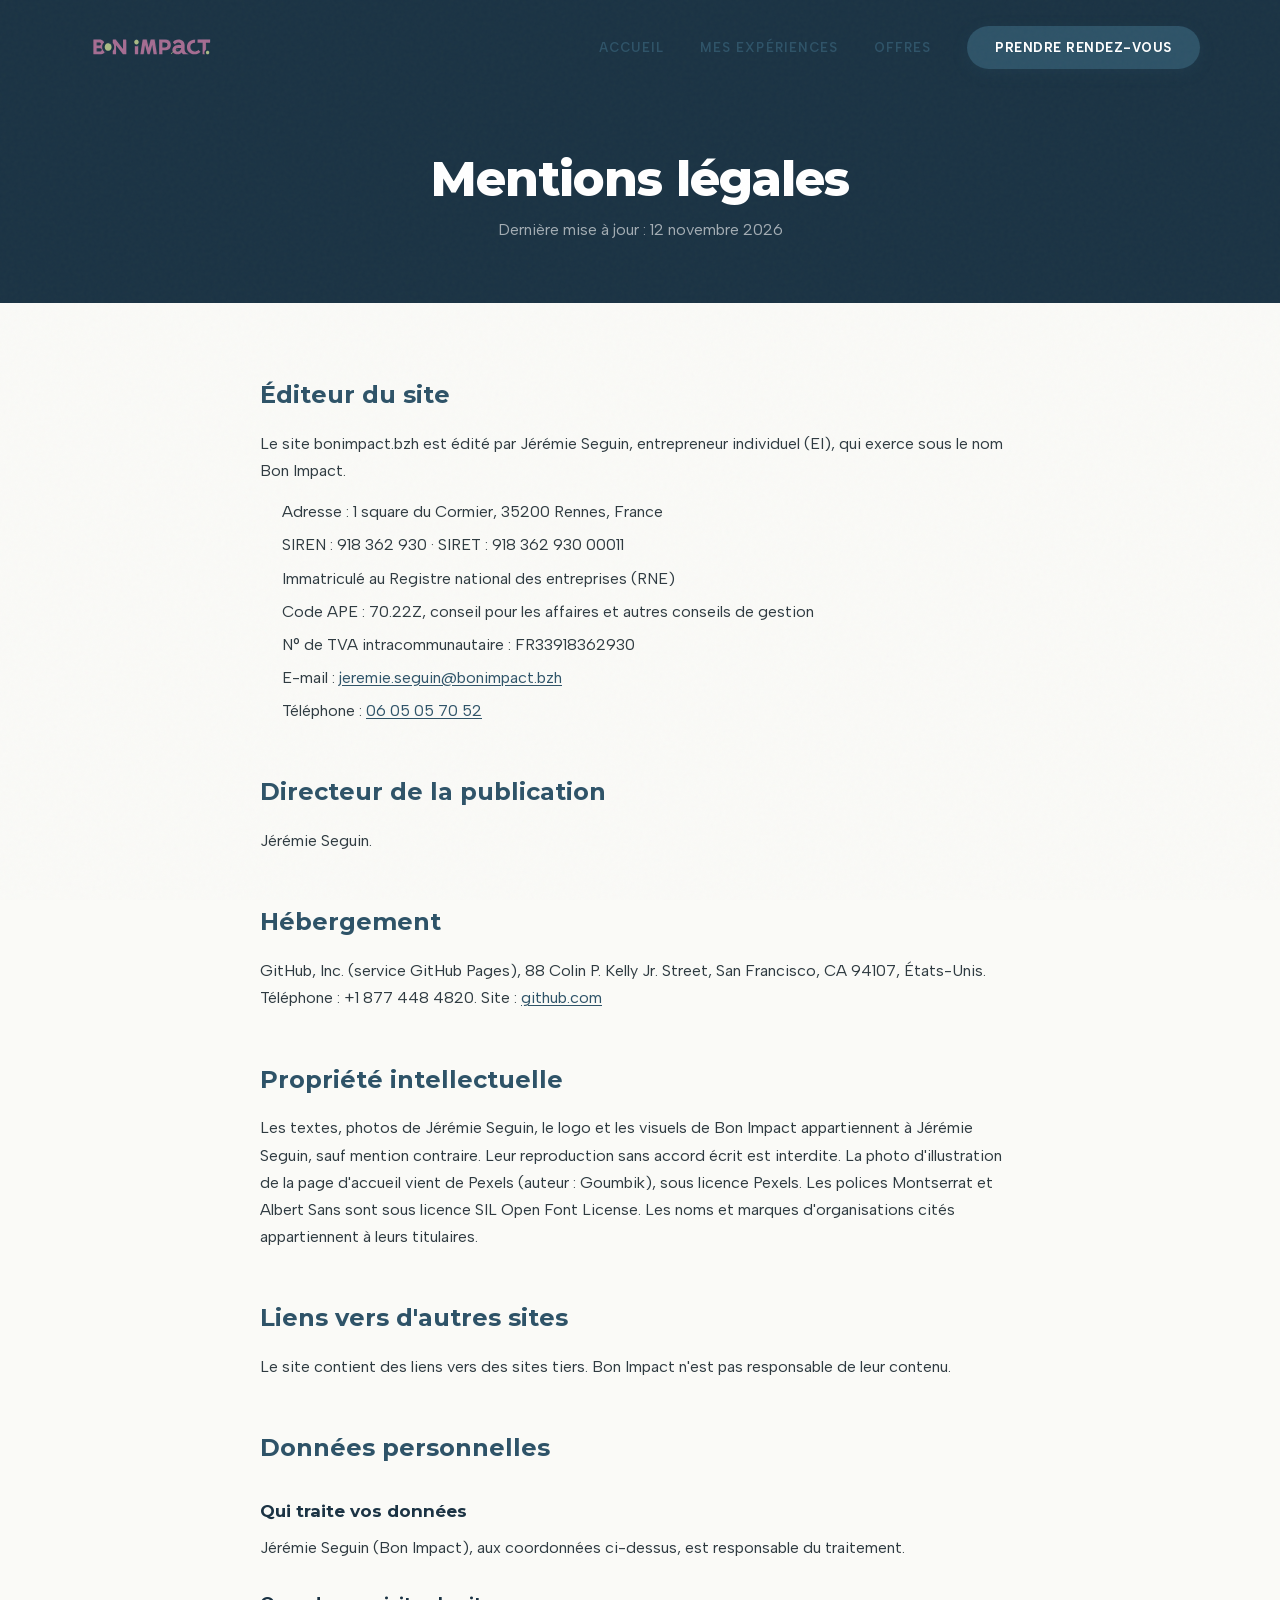
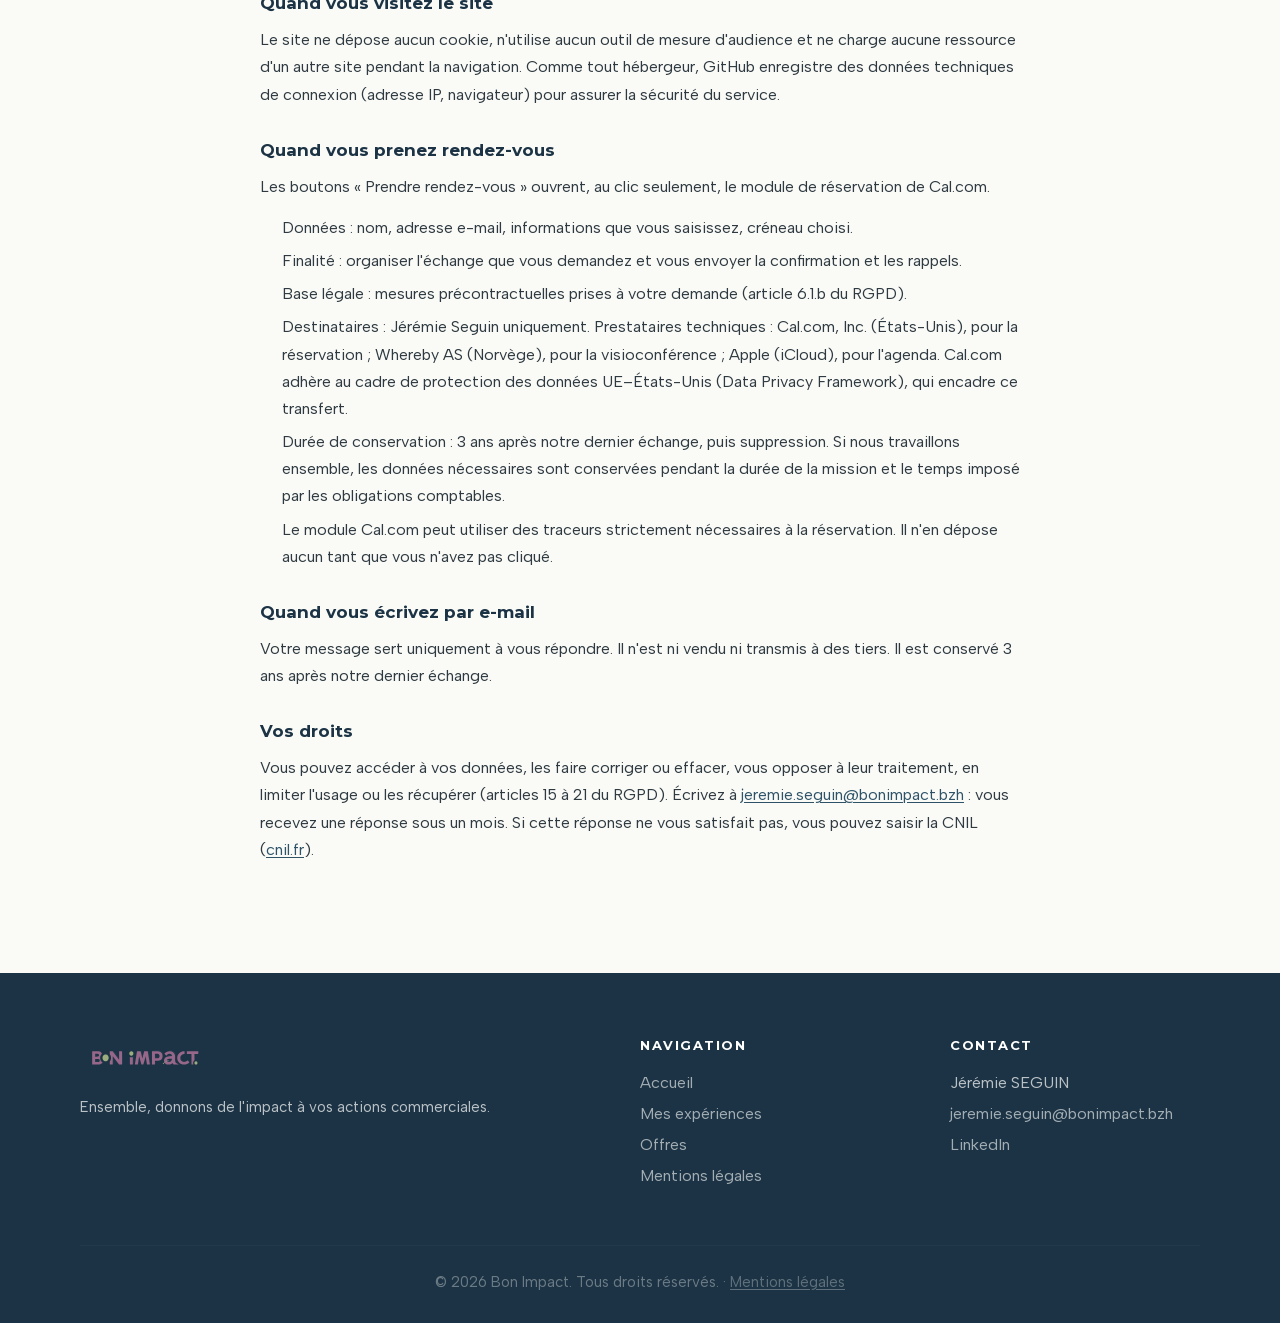
<file: mentions-legales.html>
<!DOCTYPE html>
<html lang="fr">

<head>
    <meta charset="UTF-8">
    <meta name="viewport" content="width=device-width, initial-scale=1.0">
    <title>Mentions légales | Bon Impact</title>
    <!-- Favicon -->
    <link rel="icon" type="image/svg+xml" href="favicon.svg">
    <meta name="description" content="Mentions légales et politique de données personnelles du site bonimpact.bzh.">
    <link rel="preload" href="fonts/montserrat-latin.woff2" as="font" type="font/woff2" crossorigin>
    <link rel="preload" href="fonts/albert-sans-latin.woff2" as="font" type="font/woff2" crossorigin>
    <link rel="stylesheet" href="fonts/fonts.css">
    <link rel="stylesheet" href="style.css?v=2026-11-13c">

    <!-- Page-specific styles: MENTIONS LÉGALES -->
    <style>
        .hero-legal {
            background: var(--bleu-nuit);
            padding: 150px 0 64px;
            text-align: center;
        }

        .hero-legal h1 {
            font-family: var(--font-display);
            font-size: clamp(32px, 5vw, 48px);
            font-weight: 800;
            color: var(--blanc);
            letter-spacing: -0.02em;
            margin-bottom: 12px;
        }

        .hero-legal p {
            color: rgba(255, 255, 255, 0.6);
        }

        .legal {
            background: var(--creme);
            padding: 72px 0 96px;
        }

        .legal-body {
            max-width: 760px;
            margin: 0 auto;
            color: var(--texte);
            font-size: 16px;
            line-height: 1.7;
        }

        .legal-body h2 {
            font-family: var(--font-display);
            font-size: 24px;
            font-weight: 700;
            color: var(--bleu-fonce);
            margin: 48px 0 14px;
        }

        .legal-body h2:first-child {
            margin-top: 0;
        }

        .legal-body h3 {
            font-family: var(--font-display);
            font-size: 17px;
            font-weight: 700;
            color: var(--bleu-nuit);
            margin: 28px 0 8px;
        }

        .legal-body p,
        .legal-body ul {
            margin-bottom: 14px;
        }

        .legal-body ul {
            padding-left: 22px;
        }

        .legal-body li {
            margin-bottom: 6px;
        }

        .legal-body a {
            color: var(--bleu-fonce);
            text-decoration: underline;
            text-underline-offset: 2px;
            overflow-wrap: anywhere;
        }

        .legal-body a:hover {
            color: var(--mauve-deep);
        }
    </style>
</head>

<body>
    <!-- NAV -->
    <nav class="nav" id="nav">
        <div class="container">
            <div class="nav-inner">
                <a href="index.html"><img src="Logo_Bon_impact.svg" alt="Bon Impact" class="nav-logo"></a>
                <ul class="nav-links" id="navLinks">
                    <li><a href="index.html" class="nav-link">Accueil</a></li>
                    <li><a href="a-propos.html" class="nav-link">Mes expériences</a></li>
                    <li><a href="offres.html" class="nav-link">Offres</a></li>
                    <li><a href="https://cal.com/bonimpact/appel-decouverte" data-rdv class="nav-cta">Prendre rendez-vous</a></li>
                </ul>
                <div class="hamburger" onclick="document.getElementById('navLinks').classList.toggle('open')">
                    <span></span><span></span><span></span>
                </div>
            </div>
        </div>
    </nav>

    <!-- HERO -->
    <section class="hero-legal">
        <div class="container">
            <h1>Mentions légales</h1>
            <p>Dernière mise à jour : 12 novembre 2026</p>
        </div>
    </section>

    <section class="legal">
        <div class="container">
            <div class="legal-body">
                <h2>Éditeur du site</h2>
                <p>Le site bonimpact.bzh est édité par Jérémie Seguin, entrepreneur individuel (EI), qui exerce sous le nom Bon Impact.</p>
                <ul>
                    <li>Adresse : 1 square du Cormier, 35200 Rennes, France</li>
                    <li>SIREN : 918 362 930 · SIRET : 918 362 930 00011</li>
                    <li>Immatriculé au Registre national des entreprises (RNE)</li>
                    <li>Code APE : 70.22Z, conseil pour les affaires et autres conseils de gestion</li>
                    <li>N° de TVA intracommunautaire : FR33918362930</li>
                    <li>E-mail : <a href="mailto:jeremie.seguin@bonimpact.bzh">jeremie.seguin@bonimpact.bzh</a></li>
                    <li>Téléphone : <a href="tel:+33605057052">06 05 05 70 52</a></li>
                </ul>

                <h2>Directeur de la publication</h2>
                <p>Jérémie Seguin.</p>

                <h2>Hébergement</h2>
                <p>GitHub, Inc. (service GitHub Pages), 88 Colin P. Kelly Jr. Street, San Francisco, CA 94107, États-Unis. Téléphone : +1 877 448 4820. Site : <a href="https://github.com" target="_blank" rel="noopener">github.com</a></p>

                <h2>Propriété intellectuelle</h2>
                <p>Les textes, photos de Jérémie Seguin, le logo et les visuels de Bon Impact appartiennent à Jérémie Seguin, sauf mention contraire. Leur reproduction sans accord écrit est interdite. La photo d'illustration de la page d'accueil vient de Pexels (auteur : Goumbik), sous licence Pexels. Les polices Montserrat et Albert Sans sont sous licence SIL Open Font License. Les noms et marques d'organisations cités appartiennent à leurs titulaires.</p>

                <h2>Liens vers d'autres sites</h2>
                <p>Le site contient des liens vers des sites tiers. Bon Impact n'est pas responsable de leur contenu.</p>

                <h2>Données personnelles</h2>
                <h3>Qui traite vos données</h3>
                <p>Jérémie Seguin (Bon Impact), aux coordonnées ci-dessus, est responsable du traitement.</p>

                <h3>Quand vous visitez le site</h3>
                <p>Le site ne dépose aucun cookie, n'utilise aucun outil de mesure d'audience et ne charge aucune ressource d'un autre site pendant la navigation. Comme tout hébergeur, GitHub enregistre des données techniques de connexion (adresse IP, navigateur) pour assurer la sécurité du service.</p>

                <h3>Quand vous prenez rendez-vous</h3>
                <p>Les boutons « Prendre rendez-vous » ouvrent, au clic seulement, le module de réservation de Cal.com.</p>
                <ul>
                    <li>Données : nom, adresse e-mail, informations que vous saisissez, créneau choisi.</li>
                    <li>Finalité : organiser l'échange que vous demandez et vous envoyer la confirmation et les rappels.</li>
                    <li>Base légale : mesures précontractuelles prises à votre demande (article 6.1.b du RGPD).</li>
                    <li>Destinataires : Jérémie Seguin uniquement. Prestataires techniques : Cal.com, Inc. (États-Unis), pour la réservation ; Whereby AS (Norvège), pour la visioconférence ; Apple (iCloud), pour l'agenda. Cal.com adhère au cadre de protection des données UE–États-Unis (Data Privacy Framework), qui encadre ce transfert.</li>
                    <li>Durée de conservation : 3 ans après notre dernier échange, puis suppression. Si nous travaillons ensemble, les données nécessaires sont conservées pendant la durée de la mission et le temps imposé par les obligations comptables.</li>
                    <li>Le module Cal.com peut utiliser des traceurs strictement nécessaires à la réservation. Il n'en dépose aucun tant que vous n'avez pas cliqué.</li>
                </ul>

                <h3>Quand vous écrivez par e-mail</h3>
                <p>Votre message sert uniquement à vous répondre. Il n'est ni vendu ni transmis à des tiers. Il est conservé 3 ans après notre dernier échange.</p>

                <h3>Vos droits</h3>
                <p>Vous pouvez accéder à vos données, les faire corriger ou effacer, vous opposer à leur traitement, en limiter l'usage ou les récupérer (articles 15 à 21 du RGPD). Écrivez à <a href="mailto:jeremie.seguin@bonimpact.bzh">jeremie.seguin@bonimpact.bzh</a> : vous recevez une réponse sous un mois. Si cette réponse ne vous satisfait pas, vous pouvez saisir la CNIL (<a href="https://www.cnil.fr" target="_blank" rel="noopener">cnil.fr</a>).</p>
            </div>
        </div>
    </section>

    <footer>
        <div class="container">
            <div class="footer-grid">
                <div><img
                        src="Logo_Bon_impact.svg"
                        alt="Bon Impact" class="footer-logo">
                    <p>Ensemble, donnons de l'impact à vos actions commerciales.</p>
                </div>
                <div>
                    <h4>Navigation</h4>
                    <ul>
                        <li><a href="index.html">Accueil</a></li>
                        <li><a href="a-propos.html">Mes expériences</a></li>
                        <li><a href="offres.html">Offres</a></li>
                        <li><a href="mentions-legales.html">Mentions légales</a></li>
                    </ul>
                </div>
                <div>
                    <h4>Contact</h4>
                    <ul>
                        <li>Jérémie SEGUIN</li>
                        <li><a href="mailto:jeremie.seguin@bonimpact.bzh">jeremie.seguin@bonimpact.bzh</a></li>
                        <li><a href="https://www.linkedin.com/in/jeremieseguin/" target="_blank"
                                rel="noopener">LinkedIn</a></li>
                    </ul>
                </div>
            </div>
            <div class="footer-bottom">
                <p>© <span data-current-year>2026</span> Bon Impact. Tous droits réservés. · <a href="mentions-legales.html">Mentions légales</a></p>
            </div>
        </div>
    </footer>

    <script>
        (function () {
            'use strict';
            /* Nav glassmorphism */
            var nav = document.getElementById('nav');
            window.addEventListener('scroll', function () { nav.classList.toggle('scrolled', window.scrollY > 60); });
        })();
    </script>
    <script src="annees.js"></script>
    <script src="rdv.js"></script>
</body>

</html>
</file>
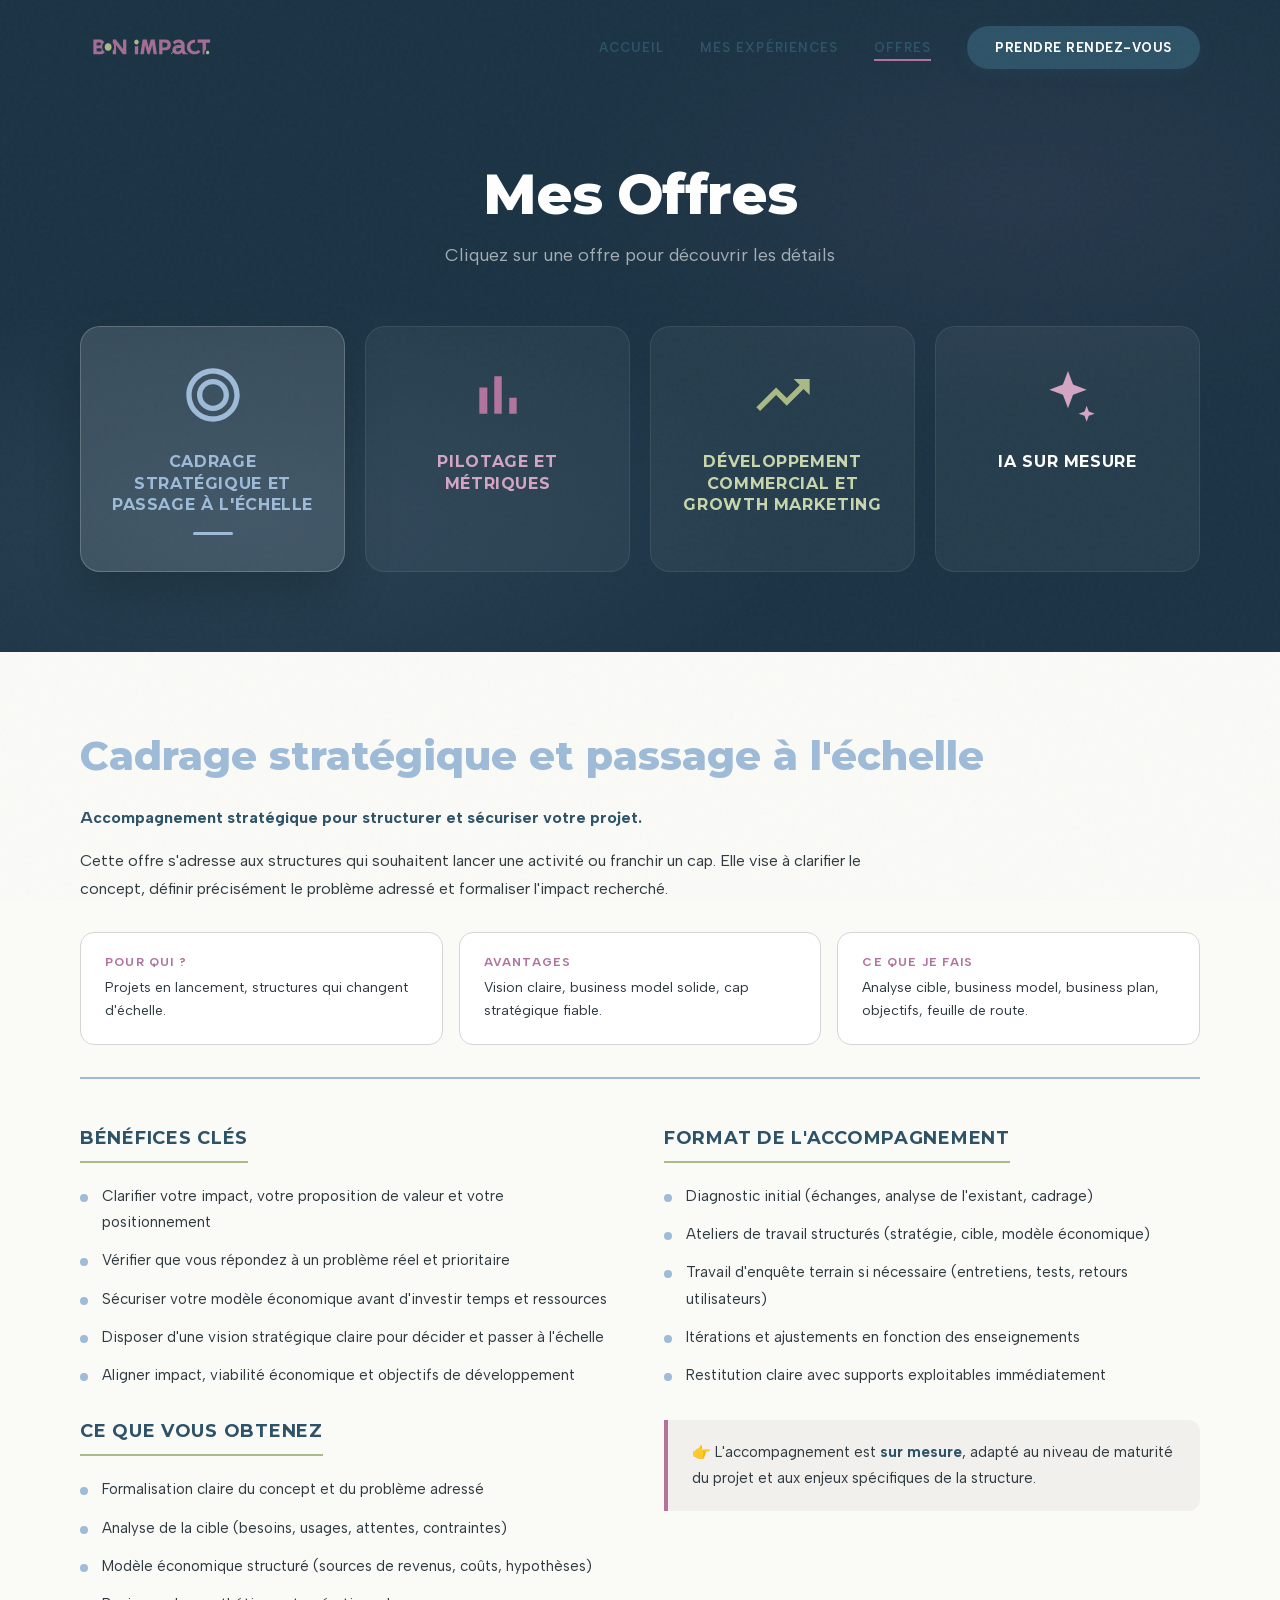
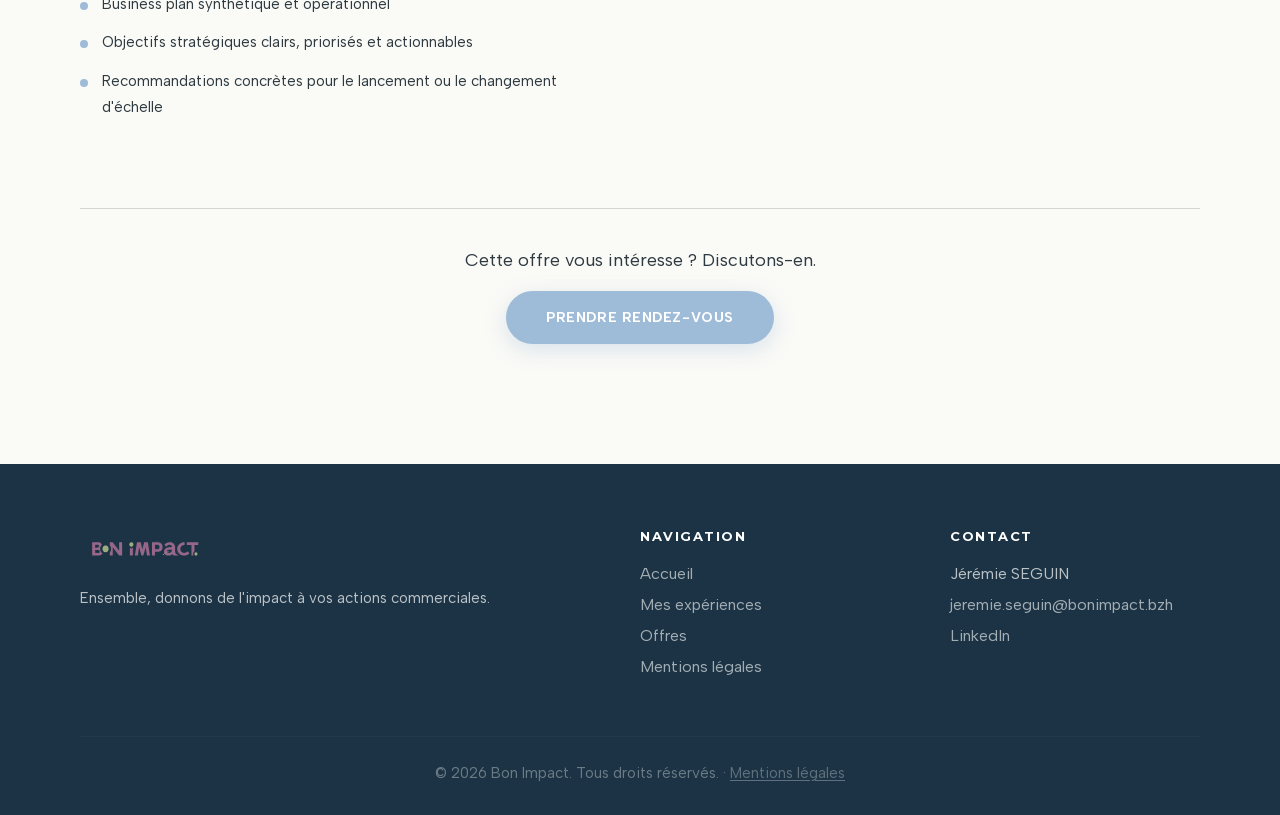
<file: offres.html>
<!DOCTYPE html>
<html lang="fr">

<head>
    <meta charset="UTF-8">
    <meta name="viewport" content="width=device-width, initial-scale=1.0">
    <title>Offres | Bon Impact</title>
    <!-- Favicon -->
    <link rel="icon" type="image/svg+xml" href="favicon.svg">
    <meta name="description"
        content="4 offres pour accélérer votre croissance : cadrage stratégique, pilotage & métriques, développement commercial & growth marketing, IA sur mesure pour votre développement commercial.">
    <link rel="preload" href="fonts/montserrat-latin.woff2" as="font" type="font/woff2" crossorigin>
    <link rel="preload" href="fonts/albert-sans-latin.woff2" as="font" type="font/woff2" crossorigin>
    <link rel="stylesheet" href="fonts/fonts.css">
    <link rel="stylesheet" href="style.css?v=2026-11-13c">

    <!-- Page-specific styles: OFFRES -->
    <style>
        /* HERO */
        .hero-offres {
            background: var(--bleu-nuit);
            padding: 160px 0 80px;
            position: relative;
            overflow: hidden;
            text-align: center;
        }

        .hero-offres::before {
            content: '';
            position: absolute;
            inset: 0;
            background: radial-gradient(ellipse 60% 50% at 20% 80%, rgba(158, 187, 216, 0.1) 0%, transparent 70%), radial-gradient(ellipse 50% 50% at 80% 30%, rgba(178, 116, 157, 0.08) 0%, transparent 70%);
        }

        .hero-offres h1 {
            font-family: var(--font-display);
            font-size: clamp(36px, 5vw, 56px);
            font-weight: 800;
            color: var(--blanc);
            letter-spacing: -0.02em;
            margin-bottom: 16px;
            position: relative;
            z-index: 1;
            opacity: 0;
            animation: fadeUp 0.8s var(--ease-out-expo) 0.2s forwards;
        }

        .hero-sub {
            font-size: 18px;
            color: rgba(255, 255, 255, 0.6);
            position: relative;
            z-index: 1;
            margin-bottom: 60px;
            opacity: 0;
            animation: fadeUp 0.8s var(--ease-out-expo) 0.35s forwards;
        }

        /* TABS */
        .tabs-container {
            display: grid;
            grid-template-columns: repeat(4, 1fr);
            gap: 20px;
            position: relative;
            z-index: 1;
        }

        .offer-tab {
            background: rgba(255, 255, 255, 0.05);
            border: 1px solid rgba(255, 255, 255, 0.08);
            border-radius: 20px;
            padding: 36px 28px;
            cursor: pointer;
            transition: all 0.5s var(--ease-out-expo);
            text-align: center;
            opacity: 0;
            animation: fadeUp 0.8s var(--ease-out-expo) forwards;
        }

        .offer-tab:nth-child(1) {
            animation-delay: 0.4s;
        }

        .offer-tab:nth-child(2) {
            animation-delay: 0.5s;
        }

        .offer-tab:nth-child(3) {
            animation-delay: 0.6s;
        }

        .offer-tab:nth-child(4) {
            animation-delay: 0.7s;
        }

        .offer-tab:hover {
            background: rgba(255, 255, 255, 0.08);
            transform: translateY(-4px);
        }

        .offer-tab.active {
            background: rgba(255, 255, 255, 0.12);
            border-color: rgba(255, 255, 255, 0.2);
            transform: translateY(-6px);
            box-shadow: 0 20px 48px rgba(0, 0, 0, 0.2);
        }

        .tab-icon {
            margin-bottom: 20px;
        }

        .tab-icon svg {
            margin: 0 auto;
        }

        .offer-tab h2 {
            font-family: var(--font-display);
            font-size: 16px;
            font-weight: 700;
            line-height: 1.35;
            text-transform: uppercase;
            letter-spacing: 0.04em;
        }

        .text-blue {
            color: var(--bleu-clair);
        }

        .text-pink {
            color: var(--mauve-light);
        }

        .text-green {
            color: var(--vert-light);
        }

        .text-ia {
            color: var(--blanc);
        }

        .offer-tab.active::after {
            content: '';
            display: block;
            width: 40px;
            height: 3px;
            border-radius: 2px;
            margin: 16px auto 0;
        }

        .offer-tab[data-tab="strategie"].active::after {
            background: var(--bleu-clair);
        }

        .offer-tab[data-tab="pilotage"].active::after {
            background: var(--mauve);
        }

        .offer-tab[data-tab="commerce"].active::after {
            background: var(--vert);
        }

        .offer-tab[data-tab="ia"].active::after {
            background: linear-gradient(90deg, var(--mauve), var(--vert));
        }

        /* DETAILS */
        .offer-details {
            padding: 80px 0 120px;
            background: var(--creme);
        }

        .offer-content {
            display: none;
            opacity: 0;
            transform: translateY(20px);
            transition: opacity 0.5s var(--ease-out-expo), transform 0.5s var(--ease-out-expo);
        }

        .offer-content.active {
            display: block;
            opacity: 1;
            transform: translateY(0);
        }

        .content-header {
            margin-bottom: 48px;
            padding-bottom: 32px;
            border-bottom: 2px solid var(--gris-moyen);
        }

        .content-header h1 {
            font-family: var(--font-display);
            font-size: clamp(28px, 3.5vw, 40px);
            font-weight: 800;
            line-height: 1.2;
            margin-bottom: 24px;
        }

        .content-header h1.text-blue {
            color: var(--bleu-clair);
        }

        .content-header h1.text-pink {
            color: var(--mauve);
        }

        .content-header h1.text-green {
            color: var(--vert);
        }

        .content-header h1.text-ia {
            color: var(--bleu-fonce);
        }

        .main-desc {
            max-width: 800px;
        }

        .main-desc p {
            font-size: 16px;
            line-height: 1.8;
            color: var(--texte);
            margin-bottom: 14px;
        }

        .main-desc strong {
            color: var(--bleu-fonce);
            font-weight: 700;
        }

        .intro-summary {
            display: grid;
            grid-template-columns: repeat(3, 1fr);
            gap: 16px;
            margin-top: 28px;
        }

        .intro-summary-card {
            background: var(--blanc);
            border: 1px solid var(--gris-moyen);
            border-radius: 14px;
            padding: 22px 24px;
            transition: all 0.3s var(--ease-out-expo);
        }

        .intro-summary-card:hover {
            transform: translateY(-3px);
            box-shadow: 0 8px 20px rgba(46, 83, 104, 0.06);
        }

        .intro-summary-card h4 {
            font-size: 12px;
            font-weight: 700;
            text-transform: uppercase;
            letter-spacing: 0.1em;
            color: var(--mauve);
            margin-bottom: 8px;
        }

        .intro-summary-card p {
            font-size: 14px;
            line-height: 1.6;
            color: var(--texte);
            margin: 0;
        }

        .details-grid {
            display: grid;
            grid-template-columns: 1fr 1fr;
            gap: 48px;
            margin-top: 48px;
        }

        .detail-column h3 {
            font-family: var(--font-display);
            font-size: 18px;
            font-weight: 700;
            color: var(--bleu-fonce);
            text-transform: uppercase;
            letter-spacing: 0.04em;
            margin-bottom: 20px;
            padding-bottom: 12px;
            border-bottom: 2px solid var(--vert);
            display: inline-block;
        }

        .detail-column h3+h3 {
            margin-top: 40px;
        }

        .detail-column ul {
            padding: 0;
            margin: 0 0 32px 0;
        }

        .detail-column li {
            font-size: 15px;
            line-height: 1.75;
            color: var(--texte);
            margin-bottom: 12px;
            padding-left: 22px;
            position: relative;
        }

        .detail-column li::before {
            content: '';
            position: absolute;
            left: 0;
            top: 11px;
            width: 8px;
            height: 8px;
            border-radius: 50%;
        }

        .border-blue .detail-column li::before {
            background: var(--bleu-clair);
        }

        .border-pink .detail-column li::before {
            background: var(--mauve);
        }

        .border-green .detail-column li::before {
            background: var(--vert);
        }

        .border-ia .detail-column li::before {
            background: linear-gradient(135deg, var(--mauve), var(--vert));
        }

        .final-note {
            background: var(--gris-clair);
            border-left: 4px solid var(--mauve);
            padding: 20px 24px;
            border-radius: 0 12px 12px 0;
            font-size: 15px;
            line-height: 1.7;
            color: var(--texte);
            margin-top: 24px;
        }

        .final-note + .final-note {
            margin-top: 16px;
        }

        .final-note strong {
            color: var(--bleu-fonce);
            font-weight: 700;
        }

        .offer-content.border-blue .content-header {
            border-bottom-color: var(--bleu-clair);
        }

        .offer-content.border-pink .content-header {
            border-bottom-color: var(--mauve);
        }

        .offer-content.border-green .content-header {
            border-bottom-color: var(--vert);
        }

        .offer-content.border-ia .content-header {
            border-image: linear-gradient(90deg, var(--mauve), var(--vert)) 1;
        }

        .offer-cta {
            text-align: center;
            margin-top: 56px;
            padding-top: 40px;
            border-top: 1px solid var(--gris-moyen);
        }

        .offer-cta p {
            font-size: 18px;
            color: var(--texte);
            margin-bottom: 20px;
        }

        .btn-offer {
            display: inline-block;
            font-family: var(--font-body);
            font-size: 14px;
            font-weight: 700;
            letter-spacing: 0.04em;
            text-transform: uppercase;
            padding: 18px 40px;
            border-radius: 60px;
            color: var(--blanc);
            transition: all 0.4s var(--ease-out-expo);
        }

        .btn-offer:hover {
            transform: translateY(-3px);
        }

        .btn-offer-blue {
            background: var(--bleu-clair);
            box-shadow: 0 6px 20px rgba(158, 187, 216, 0.35);
        }

        .btn-offer-blue:hover {
            background: #85a9c8;
        }

        .btn-offer-pink {
            background: var(--mauve);
            box-shadow: 0 6px 20px rgba(178, 116, 157, 0.35);
        }

        .btn-offer-pink:hover {
            background: var(--mauve-deep);
        }

        .btn-offer-green {
            background: var(--vert);
            box-shadow: 0 6px 20px rgba(169, 186, 133, 0.35);
            color: var(--bleu-nuit);
        }

        .btn-offer-green:hover {
            background: var(--vert-deep);
        }

        .btn-offer-ia {
            background: linear-gradient(90deg, var(--mauve), var(--vert));
            box-shadow: 0 6px 20px rgba(178, 116, 157, 0.3);
        }

        .btn-offer-ia:hover {
            filter: brightness(0.95);
        }

        /* Responsive */
        @media (max-width: 1024px) {
            .tabs-container {
                grid-template-columns: 1fr;
                max-width: 420px;
                margin: 0 auto;
            }

            .details-grid {
                grid-template-columns: 1fr;
                gap: 36px;
            }

            .intro-summary {
                grid-template-columns: 1fr;
            }
        }

        @media (max-width: 768px) {
            .hero-offres {
                padding: 120px 0 60px;
            }

            .offer-tab {
                padding: 24px 20px;
            }

            .tab-icon svg {
                width: 48px;
                height: 48px;
            }
        }
    </style>
</head>

<body>
    <!-- NAV -->
    <nav class="nav" id="nav">
        <div class="container">
            <div class="nav-inner">
                <a href="index.html"><img src="Logo_Bon_impact.svg" alt="Bon Impact" class="nav-logo"></a>
                <ul class="nav-links" id="navLinks">
                    <li><a href="index.html" class="nav-link">Accueil</a></li>
                    <li><a href="a-propos.html" class="nav-link">Mes expériences</a></li>
                    <li><a href="offres.html" class="nav-link active">Offres</a></li>
                    <li><a href="https://cal.com/bonimpact/appel-decouverte" data-rdv class="nav-cta">Prendre rendez-vous</a></li>
                </ul>
                <div class="hamburger" onclick="document.getElementById('navLinks').classList.toggle('open')">
                    <span></span><span></span><span></span>
                </div>
            </div>
        </div>
    </nav>

    <!-- HERO -->
    <section class="hero-offres">
        <div class="container">
            <h1>Mes Offres</h1>
            <p class="hero-sub">Cliquez sur une offre pour découvrir les détails</p>
            <div class="tabs-container">
                <div class="offer-tab active" data-tab="strategie" onclick="switchTab('strategie')">
                    <div class="tab-icon"><svg width="64" height="64" viewBox="0 0 24 24" fill="#9EBBD8">
                            <path
                                d="M12 2C6.48 2 2 6.48 2 12s4.48 10 10 10 10-4.48 10-10S17.52 2 12 2zm0 18c-4.41 0-8-3.59-8-8s3.59-8 8-8 8 3.59 8 8-3.59 8-8 8zm0-14c-3.31 0-6 2.69-6 6s2.69 6 6 6 6-2.69 6-6-2.69-6-6-6zm0 10c-2.21 0-4-1.79-4-4s1.79-4 4-4 4 1.79 4 4-1.79 4-4 4z" />
                        </svg></div>
                    <h2 class="text-blue">Cadrage stratégique et passage à l'échelle</h2>
                </div>
                <div class="offer-tab" data-tab="pilotage" onclick="switchTab('pilotage')">
                    <div class="tab-icon"><svg width="64" height="64" viewBox="0 0 24 24" fill="#B2749D">
                            <path d="M5 9.2h3V19H5zM10.6 5h2.8v14h-2.8zm5.6 8H19v6h-2.8z" />
                        </svg></div>
                    <h2 class="text-pink">Pilotage et métriques</h2>
                </div>
                <div class="offer-tab" data-tab="commerce" onclick="switchTab('commerce')">
                    <div class="tab-icon"><svg width="64" height="64" viewBox="0 0 24 24" fill="#A9BA85">
                            <path d="M16 6l2.29 2.29-4.88 4.88-4-4L2 16.59 3.41 18l6-6 4 4 6.3-6.29L22 12V6z" />
                        </svg></div>
                    <h2 class="text-green">Développement commercial et Growth marketing</h2>
                </div>
                <div class="offer-tab" data-tab="ia" onclick="switchTab('ia')">
                    <div class="tab-icon"><svg width="64" height="64" viewBox="0 0 24 24" fill="#D4A5C4">
                            <path
                                d="M12 3l1.9 5.1L19 10l-5.1 1.9L12 17l-1.9-5.1L5 10l5.1-1.9L12 3zM19 16l.8 2.2L22 19l-2.2.8L19 22l-.8-2.2L16 19l2.2-.8L19 16z" />
                        </svg></div>
                    <h2 class="text-ia">IA sur mesure</h2>
                </div>
            </div>
        </div>
    </section>

    <!-- OFFER DETAILS -->
    <section class="offer-details">
        <div class="container">

            <!-- STRATÉGIE -->
            <div id="content-strategie" class="offer-content active border-blue">
                <div class="content-header">
                    <h1 class="text-blue">Cadrage stratégique et passage à l'échelle</h1>
                    <div class="main-desc">
                        <p><strong>Accompagnement stratégique pour structurer et sécuriser votre projet.</strong></p>
                        <p>Cette offre s'adresse aux structures qui souhaitent lancer une activité ou franchir un cap.
                            Elle vise à clarifier le concept, définir précisément le problème adressé et formaliser
                            l'impact recherché.</p>
                    </div>
                    <div class="intro-summary">
                        <div class="intro-summary-card">
                            <h4>Pour qui ?</h4>
                            <p>Projets en lancement, structures qui changent d'échelle.</p>
                        </div>
                        <div class="intro-summary-card">
                            <h4>Avantages</h4>
                            <p>Vision claire, business model solide, cap stratégique fiable.</p>
                        </div>
                        <div class="intro-summary-card">
                            <h4>Ce que je fais</h4>
                            <p>Analyse cible, business model, business plan, objectifs, feuille de route.</p>
                        </div>
                    </div>
                </div>
                <div class="details-grid">
                    <div class="detail-column">
                        <h3>Bénéfices clés</h3>
                        <ul>
                            <li>Clarifier votre impact, votre proposition de valeur et votre positionnement</li>
                            <li>Vérifier que vous répondez à un problème réel et prioritaire</li>
                            <li>Sécuriser votre modèle économique avant d'investir temps et ressources</li>
                            <li>Disposer d'une vision stratégique claire pour décider et passer à l'échelle</li>
                            <li>Aligner impact, viabilité économique et objectifs de développement</li>
                        </ul>
                        <h3>Ce que vous obtenez</h3>
                        <ul>
                            <li>Formalisation claire du concept et du problème adressé</li>
                            <li>Analyse de la cible (besoins, usages, attentes, contraintes)</li>
                            <li>Modèle économique structuré (sources de revenus, coûts, hypothèses)</li>
                            <li>Business plan synthétique et opérationnel</li>
                            <li>Objectifs stratégiques clairs, priorisés et actionnables</li>
                            <li>Recommandations concrètes pour le lancement ou le changement d'échelle</li>
                        </ul>
                    </div>
                    <div class="detail-column">
                        <h3>Format de l'accompagnement</h3>
                        <ul>
                            <li>Diagnostic initial (échanges, analyse de l'existant, cadrage)</li>
                            <li>Ateliers de travail structurés (stratégie, cible, modèle économique)</li>
                            <li>Travail d'enquête terrain si nécessaire (entretiens, tests, retours utilisateurs)</li>
                            <li>Itérations et ajustements en fonction des enseignements</li>
                            <li>Restitution claire avec supports exploitables immédiatement</li>
                        </ul>
                        <div class="final-note">👉 L'accompagnement est <strong>sur mesure</strong>, adapté au niveau de
                            maturité du projet et aux enjeux spécifiques de la structure.</div>
                    </div>
                </div>
                <div class="offer-cta">
                    <p>Cette offre vous intéresse ? Discutons-en.</p><a href="https://cal.com/bonimpact/appel-decouverte" data-rdv
                        class="btn-offer btn-offer-blue">Prendre rendez-vous</a>
                </div>
            </div>

            <!-- PILOTAGE -->
            <div id="content-pilotage" class="offer-content border-pink">
                <div class="content-header">
                    <h1 class="text-pink">Pilotage et métriques</h1>
                    <div class="main-desc">
                        <p><strong>Accompagnement à la mise en place et au pilotage des métriques de performance et
                                d'impact.</strong></p>
                        <p>Cette offre vise à aider les structures à définir des indicateurs pertinents, choisir et
                            paramétrer les outils de mesure adaptés, et structurer un suivi fiable de l'activité et de
                            l'impact.</p>
                    </div>
                    <div class="intro-summary">
                        <div class="intro-summary-card">
                            <h4>Pour qui ?</h4>
                            <p>Structures qui veulent piloter sérieusement.</p>
                        </div>
                        <div class="intro-summary-card">
                            <h4>Avantages</h4>
                            <p>Pilotage fiable, outils adaptés, visibilité sur la performance.</p>
                        </div>
                        <div class="intro-summary-card">
                            <h4>Ce que je fais</h4>
                            <p>KPI, tableaux de bord, choix d'outils, suivi régulier.</p>
                        </div>
                    </div>
                </div>
                <div class="details-grid">
                    <div class="detail-column">
                        <h3>Bénéfices clés</h3>
                        <ul>
                            <li>Disposer d'indicateurs utiles, alignés avec vos objectifs stratégiques</li>
                            <li>Mieux comprendre l'activité, les usages et l'impact réel</li>
                            <li>Fiabiliser le reporting interne et externe</li>
                            <li>Piloter la performance et ajuster les actions en continu</li>
                            <li>Gagner du temps grâce à des outils adaptés et bien paramétrés</li>
                        </ul>
                        <h3>Ce que vous obtenez</h3>
                        <ul>
                            <li>Définition des KPI clés (activité, impact, performance)</li>
                            <li>Objectifs chiffrés clairs et mesurables</li>
                            <li>Sélection et paramétrage des outils de mesure et d'analyse</li>
                            <li>Création de tableaux de bord opérationnels</li>
                            <li>Modèles de rapports de suivi (pilotage, financeurs, partenaires)</li>
                            <li>Recommandations concrètes basées sur l'analyse des données</li>
                        </ul>
                    </div>
                    <div class="detail-column">
                        <h3>Format de l'accompagnement</h3>
                        <ul>
                            <li>Diagnostic initial (outils et pratiques existantes)</li>
                            <li>Ateliers de cadrage des indicateurs et objectifs</li>
                            <li>Paramétrage des outils et mise en place des tableaux de bord</li>
                            <li>Formation à la lecture et à l'usage des métriques</li>
                            <li>Suivi et ajustements selon l'évolution de l'activité</li>
                        </ul>
                        <div class="final-note">👉 Accompagnement <strong>sur mesure</strong>, adapté au niveau de
                            maturité de la structure et à ses enjeux d'impact.</div>
                    </div>
                </div>
                <div class="offer-cta">
                    <p>Cette offre vous intéresse ? Discutons-en.</p><a href="https://cal.com/bonimpact/appel-decouverte" data-rdv
                        class="btn-offer btn-offer-pink">Prendre rendez-vous</a>
                </div>
            </div>

            <!-- COMMERCE -->
            <div id="content-commerce" class="offer-content border-green">
                <div class="content-header">
                    <h1 class="text-green">Développement commercial et Growth marketing</h1>
                    <div class="main-desc">
                        <p><strong>Développer votre activité de manière structurée et mesurable.</strong></p>
                        <p>Cette offre s'adresse aux structures qui souhaitent développer leur activité de manière
                            structurée et mesurable. Elle vise à transformer une stratégie définie en actions
                            commerciales concrètes, capables de générer de la traction, des opportunités qualifiées et
                            du revenu.</p>
                    </div>
                    <div class="intro-summary">
                        <div class="intro-summary-card">
                            <h4>Pour qui ?</h4>
                            <p>Structures qui veulent accélérer.</p>
                        </div>
                        <div class="intro-summary-card">
                            <h4>Avantages</h4>
                            <p>Acquisition, ventes et activation renforcées.</p>
                        </div>
                        <div class="intro-summary-card">
                            <h4>Ce que je fais</h4>
                            <p>Prospection, CRM, Ads, AARRR, webinaires, newsletters, contenus.</p>
                        </div>
                    </div>
                </div>
                <div class="details-grid">
                    <div class="detail-column">
                        <h3>Bénéfices clés</h3>
                        <ul>
                            <li>Générer des opportunités commerciales qualifiées</li>
                            <li>Structurer et sécuriser le développement des ventes</li>
                            <li>Améliorer l'acquisition, l'activation et la conversion</li>
                            <li>Mettre en place des actions reproductibles et mesurables</li>
                            <li>Gagner en efficacité commerciale sans dispersion</li>
                        </ul>
                        <h3>Ce que vous obtenez</h3>
                        <ul>
                            <li>Définition des cibles et priorisation des segments</li>
                            <li>Structuration du pipeline commercial et du suivi des opportunités</li>
                            <li>Mise en place ou optimisation du CRM</li>
                            <li>Déploiement d'actions de prospection ciblées</li>
                            <li>Campagnes d'acquisition (Ads, contenus, newsletters)</li>
                            <li>Organisation et animation de webinaires ou démonstrations</li>
                            <li>Appui au closing et à la négociation</li>
                        </ul>
                    </div>
                    <div class="detail-column">
                        <h3>Format de l'accompagnement</h3>
                        <ul>
                            <li>Diagnostic des pratiques commerciales existantes</li>
                            <li>Plan d'actions opérationnel et priorisé</li>
                            <li>Mise en œuvre directe des actions (ou co-pilotage)</li>
                            <li>Suivi des résultats et ajustements continus</li>
                            <li>Transmission des méthodes et outils pour pérenniser</li>
                        </ul>
                        <div class="final-note">👉 Accompagnement <strong>pragmatique</strong>, orienté résultats,
                            adapté aux ressources et à la maturité de la structure.</div>
                    </div>
                </div>
                <div class="offer-cta">
                    <p>Cette offre vous intéresse ? Discutons-en.</p><a href="https://cal.com/bonimpact/appel-decouverte" data-rdv
                        class="btn-offer btn-offer-green">Prendre rendez-vous</a>
                </div>
            </div>

            <!-- IA SUR MESURE -->
            <div id="content-ia" class="offer-content border-ia">
                <div class="content-header">
                    <h1 class="text-ia">Adaptons l'IA à votre développement commercial</h1>
                    <div class="main-desc">
                        <p><strong>Mettre l'intelligence artificielle au service de vos ventes, sans perdre la main ni vos données.</strong>
                        </p>
                        <p>Cette offre s'adresse aux structures qui veulent gagner du temps commercial grâce à
                            l'intelligence artificielle. Elle commence par un diagnostic court : où l'IA peut-elle
                            réellement vous aider ? Avec quels outils ? Sous quels risques ? Puis je la mets en place avec vous, lot par lot, connectée à vos outils, et
                            votre équipe garde la décision.</p>
                    </div>
                    <div class="intro-summary">
                        <div class="intro-summary-card">
                            <h4>Pour qui ?</h4>
                            <p>Structures à impact qui veulent s'outiller d'IA sans exposer leurs données ni trahir
                                leurs valeurs.</p>
                        </div>
                        <div class="intro-summary-card">
                            <h4>Avantages</h4>
                            <p>Temps rendu au métier, outils maîtrisés, décisions humaines.</p>
                        </div>
                        <div class="intro-summary-card">
                            <h4>Ce que je fais</h4>
                            <p>Diagnostic IA, feuille de route, consignes, connecteurs, agents simples.</p>
                        </div>
                    </div>
                </div>
                <div class="details-grid">
                    <div class="detail-column">
                        <h3>Bénéfices clés</h3>
                        <ul>
                            <li>Savoir où l'IA vous fait gagner du temps, et où elle ne sert à rien</li>
                            <li>Rendre du temps à l'écoute de vos clients, à la qualification, à la négociation</li>
                            <li>Garder la maîtrise de vos données : vous savez ce qui part chez un fournisseur d'IA</li>
                            <li>Choisir une IA à la taille du besoin, cohérente avec vos engagements écologiques</li>
                            <li>Rendre votre équipe autonome sur ses outils</li>
                        </ul>
                        <h3>Ce que vous obtenez</h3>
                        <ul>
                            <li>Un diagnostic et une feuille de route IA en 2 à 3 jours : usages prioritaires, risques
                                RGPD et AI Act, outils, priorités</li>
                            <li>Des consignes et des modèles adaptés à votre méthode commerciale</li>
                            <li>L'IA connectée à vos outils (CRM, documents, messagerie)</li>
                            <li>De premiers agents simples, sous validation humaine</li>
                            <li>Une transmission à l'équipe, pour pérenniser</li>
                        </ul>
                    </div>
                    <div class="detail-column">
                        <h3>Format de l'accompagnement</h3>
                        <ul>
                            <li>Diagnostic court (2 à 3 jours) : entretiens, revue des outils et des données</li>
                            <li>Plan d'actions par lots, priorisé</li>
                            <li>Mise en œuvre lot par lot, avec votre équipe</li>
                            <li>Transmission des méthodes et des outils</li>
                        </ul>
                        <h3>Mes engagements</h3>
                        <ul>
                            <li>Je travaille avec les outils que vous avez ou choisissez, et je vous dis ce qui part
                                chez un fournisseur d'IA.</li>
                            <li>L'IA prépare, votre équipe relit, corrige et décide : rien ne part vers vos clients
                                sans la validation d'une personne de votre équipe.</li>
                        </ul>
                        <div class="final-note">J'applique cette méthode à Bon Impact avec
                            <a href="index.html#labo"><strong>Luna</strong></a>, l'assistante IA que je construis depuis
                            la fin de l'été 2026.</div>
                        <div class="final-note">Je recherche 3 structures pilotes, à conditions préférentielles, en
                            échange d'un retour d'expérience.<br>👉 Accompagnement <strong>sur mesure</strong>, sur
                            devis, adapté à la maturité numérique de la structure.</div>
                    </div>
                </div>
                <div class="offer-cta">
                    <p>Cette offre vous intéresse ? Discutons-en.</p><a href="https://cal.com/bonimpact/appel-decouverte" data-rdv
                        class="btn-offer btn-offer-ia">Prendre rendez-vous</a>
                </div>
            </div>

        </div>
    </section>

    <!-- FOOTER -->
    <footer>
        <div class="container">
            <div class="footer-grid">
                <div><img
                        src="Logo_Bon_impact.svg"
                        alt="Bon Impact" class="footer-logo">
                    <p>Ensemble, donnons de l'impact à vos actions commerciales.</p>
                </div>
                <div>
                    <h4>Navigation</h4>
                    <ul>
                        <li><a href="index.html">Accueil</a></li>
                        <li><a href="a-propos.html">Mes expériences</a></li>
                        <li><a href="offres.html">Offres</a></li>
                        <li><a href="mentions-legales.html">Mentions légales</a></li>
                    </ul>
                </div>
                <div>
                    <h4>Contact</h4>
                    <ul>
                        <li>Jérémie SEGUIN</li>
                        <li><a href="mailto:jeremie.seguin@bonimpact.bzh">jeremie.seguin@bonimpact.bzh</a></li>
                        <li><a href="https://www.linkedin.com/in/jeremieseguin/" target="_blank"
                                rel="noopener">LinkedIn</a></li>
                    </ul>
                </div>
            </div>
            <div class="footer-bottom">
                <p>© <span data-current-year>2026</span> Bon Impact. Tous droits réservés. · <a href="mentions-legales.html">Mentions légales</a></p>
            </div>
        </div>
    </footer>

    <script>
        (function () {
            'use strict';
            /* Nav glassmorphism */
            var nav = document.getElementById('nav');
            window.addEventListener('scroll', function () { nav.classList.toggle('scrolled', window.scrollY > 60); });

            /* Tab switching */
            window.switchTab = function (tabName) {
                document.querySelectorAll('.offer-content').forEach(function (c) { c.classList.remove('active'); });
                document.querySelectorAll('.offer-tab').forEach(function (t) { t.classList.remove('active'); });
                document.getElementById('content-' + tabName).classList.add('active');
                document.querySelector('[data-tab="' + tabName + '"]').classList.add('active');
                setTimeout(function () {
                    document.querySelector('.offer-details').scrollIntoView({ behavior: 'smooth', block: 'start' });
                }, 100);
            };

            /* Open the tab named in the URL (e.g. offres.html#ia) */
            var hash = window.location.hash.slice(1);
            if (hash && document.getElementById('content-' + hash)) { window.switchTab(hash); }
        })();
    </script>
    <script src="annees.js"></script>
    <script src="rdv.js"></script>
</body>

</html>
</file>
<file: fonts/fonts.css>
/*
    Polices servies par le site (plus d'appel à Google Fonts).
    Montserrat et Albert Sans, SIL Open Font License 1.1 (voir OFL-*.txt).
    Sous-ensembles latin et latin-ext, graisses variables.
*/

/* Albert Sans, latin-ext */
@font-face {
  font-family: 'Albert Sans';
  font-style: normal;
  font-weight: 300 700;
  font-display: swap;
  src: url(albert-sans-latin-ext.woff2) format('woff2');
  unicode-range: U+0100-02BA, U+02BD-02C5, U+02C7-02CC, U+02CE-02D7, U+02DD-02FF, U+0304, U+0308, U+0329, U+1D00-1DBF, U+1E00-1E9F, U+1EF2-1EFF, U+2020, U+20A0-20AB, U+20AD-20C4, U+2113, U+2C60-2C7F, U+A720-A7FF;
}

/* Albert Sans, latin */
@font-face {
  font-family: 'Albert Sans';
  font-style: normal;
  font-weight: 300 700;
  font-display: swap;
  src: url(albert-sans-latin.woff2) format('woff2');
  unicode-range: U+0000-00FF, U+0131, U+0152-0153, U+02BB-02BC, U+02C6, U+02DA, U+02DC, U+0304, U+0308, U+0329, U+2000-206F, U+20AC, U+2122, U+2191, U+2193, U+2212, U+2215, U+FEFF, U+FFFD;
}

/* Montserrat, latin-ext */
@font-face {
  font-family: 'Montserrat';
  font-style: normal;
  font-weight: 400 900;
  font-display: swap;
  src: url(montserrat-latin-ext.woff2) format('woff2');
  unicode-range: U+0100-02BA, U+02BD-02C5, U+02C7-02CC, U+02CE-02D7, U+02DD-02FF, U+0304, U+0308, U+0329, U+1D00-1DBF, U+1E00-1E9F, U+1EF2-1EFF, U+2020, U+20A0-20AB, U+20AD-20C4, U+2113, U+2C60-2C7F, U+A720-A7FF;
}

/* Montserrat, latin */
@font-face {
  font-family: 'Montserrat';
  font-style: normal;
  font-weight: 400 900;
  font-display: swap;
  src: url(montserrat-latin.woff2) format('woff2');
  unicode-range: U+0000-00FF, U+0131, U+0152-0153, U+02BB-02BC, U+02C6, U+02DA, U+02DC, U+0304, U+0308, U+0329, U+2000-206F, U+20AC, U+2122, U+2191, U+2193, U+2212, U+2215, U+FEFF, U+FFFD;
}
</file>
<file: style.css>
/**
 * ============================================================================
 * BON IMPACT — Design System v2.0
 * ============================================================================
 *
 * Shared stylesheet for all pages (index, a-propos, offres).
 * Contains: design tokens, reset, layout, navigation, CTA section,
 * footer, animations, and responsive breakpoints.
 *
 * Page-specific styles live in <style> blocks within each HTML file.
 *
 * Color palette:
 *   - Mauve (#B2749D)   → Brand primary, CTAs, accents
 *   - Vert (#A9BA85)    → Success, highlights, nature/impact
 *   - Bleu clair (#9EBBD8) → Secondary, data/tech
 *   - Bleu foncé (#2E5368) → Headings, dark text
 *   - Bleu nuit (#1B3344)  → Dark backgrounds
 *
 * Typography:
 *   - Montserrat (display) → Headings, numbers, emphasis
 *   - Albert Sans (body)   → Body copy, UI elements
 *
 * Author: Bon Impact
 * Last updated: 2025
 * ============================================================================
 */


/* ==========================================================================
   1. DESIGN TOKENS
   ========================================================================== */

:root {
    /* --- Brand colors --- */
    --mauve:       #B2749D;
    --mauve-deep:  #8E5A7D;
    --mauve-light: #D4A5C4;
    --vert:        #A9BA85;
    --vert-deep:   #8EA06A;
    --vert-light:  #C8D6AD;
    --bleu-clair:  #9EBBD8;
    --bleu-fonce:  #2E5368;
    --bleu-nuit:   #1B3344;

    /* --- Neutrals --- */
    --blanc:       #FFFFFF;
    --creme:       #FAFAF7;
    --gris-clair:  #F2F0ED;
    --gris-moyen:  #D8D5D0;
    --texte:       #2E3A40;

    /* --- Typography --- */
    --font-display: 'Montserrat', sans-serif;
    --font-body:    'Albert Sans', sans-serif;

    /* --- Easing curves --- */
    --ease-out-expo: cubic-bezier(0.16, 1, 0.3, 1);
    --ease-spring:   cubic-bezier(0.34, 1.56, 0.64, 1);
}


/* ==========================================================================
   2. RESET & FOUNDATIONS
   ========================================================================== */

*,
*::before,
*::after {
    margin: 0;
    padding: 0;
    box-sizing: border-box;
}

html {
    scroll-behavior: smooth;
    font-size: 16px;
}

body {
    font-family: var(--font-body);
    color: var(--texte);
    background: var(--creme);
    overflow-x: hidden;
    -webkit-font-smoothing: antialiased;
}

img {
    max-width: 100%;
    display: block;
}

a {
    text-decoration: none;
    color: inherit;
}

ul {
    list-style: none;
}


/* ==========================================================================
   3. GRAIN OVERLAY
   --------------------------------------------------------------------------
   Subtle noise texture applied globally via a fixed pseudo-element.
   Non-interactive (pointer-events: none) and high z-index to sit on top.
   ========================================================================== */

body::after {
    content: '';
    position: fixed;
    inset: 0;
    pointer-events: none;
    z-index: 9999;
    opacity: 0.025;
    background-image: url("data:image/svg+xml,%3Csvg viewBox='0 0 256 256' xmlns='http://www.w3.org/2000/svg'%3E%3Cfilter id='noise'%3E%3CfeTurbulence type='fractalNoise' baseFrequency='0.9' numOctaves='4' stitchTiles='stitch'/%3E%3C/filter%3E%3Crect width='100%25' height='100%25' filter='url(%23noise)'/%3E%3C/svg%3E");
}


/* ==========================================================================
   4. LAYOUT
   ========================================================================== */

.container {
    max-width: 1200px;
    margin: 0 auto;
    padding: 0 clamp(20px, 4vw, 40px);
}

.container-wide {
    max-width: 1400px;
    margin: 0 auto;
    padding: 0 clamp(20px, 4vw, 40px);
}


/* ==========================================================================
   5. SECTION HEADERS
   --------------------------------------------------------------------------
   Reusable label + title + subtitle pattern used across all pages.
   ========================================================================== */

.section-label {
    display: inline-flex;
    align-items: center;
    gap: 10px;
    font-size: 12px;
    font-weight: 700;
    letter-spacing: 0.15em;
    text-transform: uppercase;
    color: var(--mauve);
    margin-bottom: 20px;
}

.section-label::before {
    content: '';
    width: 28px;
    height: 2px;
    background: var(--mauve);
    border-radius: 2px;
}

.section-title {
    font-family: var(--font-display);
    font-size: clamp(32px, 4vw, 48px);
    font-weight: 800;
    color: var(--bleu-fonce);
    line-height: 1.15;
    letter-spacing: -0.02em;
    margin-bottom: 20px;
}

.section-subtitle {
    font-size: 18px;
    line-height: 1.7;
    color: var(--texte);
    opacity: 0.75;
    max-width: 780px;
    text-wrap: balance;
}


/* ==========================================================================
   6. NAVIGATION
   --------------------------------------------------------------------------
   Fixed top nav with glassmorphism on scroll (via .scrolled class).
   Includes hamburger menu for mobile (hidden by default).
   ========================================================================== */

.nav {
    position: fixed;
    top: 0;
    left: 0;
    right: 0;
    z-index: 100;
    padding: 24px 0;
    transition: all 0.5s var(--ease-out-expo);
}

/* Glassmorphism effect triggered by JS on scroll */
.nav.scrolled {
    background: rgba(250, 250, 247, 0.92);
    backdrop-filter: blur(20px);
    -webkit-backdrop-filter: blur(20px);
    padding: 14px 0;
    box-shadow: 0 1px 0 rgba(46, 83, 104, 0.06);
}

.nav-inner {
    display: flex;
    justify-content: space-between;
    align-items: center;
}

.nav-logo {
    height: 44px;
    transition: transform 0.3s var(--ease-spring);
}

.nav-logo:hover {
    transform: scale(1.04);
}

.nav-links {
    display: flex;
    gap: 36px;
    align-items: center;
}

/* --- Nav link with animated underline --- */

.nav-link {
    font-family: var(--font-body);
    font-size: 13px;
    font-weight: 600;
    letter-spacing: 0.08em;
    text-transform: uppercase;
    color: var(--bleu-fonce);
    position: relative;
    padding: 4px 0;
    transition: color 0.3s ease;
}

.nav-link::after {
    content: '';
    position: absolute;
    bottom: -2px;
    left: 0;
    width: 0;
    height: 2px;
    background: var(--mauve);
    transition: width 0.4s var(--ease-out-expo);
}

.nav-link:hover {
    color: var(--mauve);
}

.nav-link:hover::after,
.nav-link.active::after {
    width: 100%;
}

/* --- Nav CTA button --- */

.nav-cta {
    font-family: var(--font-body);
    font-size: 13px;
    font-weight: 700;
    letter-spacing: 0.04em;
    text-transform: uppercase;
    white-space: nowrap;
    background: var(--bleu-fonce);
    color: var(--blanc);
    padding: 14px 28px;
    border-radius: 60px;
    transition: all 0.4s var(--ease-out-expo);
    box-shadow: 0 4px 16px rgba(46, 83, 104, 0.2);
}

.nav-cta:hover {
    background: var(--mauve);
    transform: translateY(-2px);
    box-shadow: 0 8px 28px rgba(178, 116, 157, 0.3);
}

/* --- Hamburger (mobile only) --- */

.hamburger {
    display: none;
    flex-direction: column;
    gap: 5px;
    cursor: pointer;
    padding: 8px;
    z-index: 110;
}

.hamburger span {
    display: block;
    width: 24px;
    height: 2px;
    background: var(--bleu-fonce);
    transition: all 0.3s ease;
}


/* ==========================================================================
   7. CTA SECTION
   --------------------------------------------------------------------------
   Gradient banner used as a call-to-action before the footer.
   Shared across all pages.
   ========================================================================== */

.cta-section {
    padding: 100px 0;
    background: linear-gradient(135deg, var(--mauve) 0%, var(--bleu-fonce) 100%);
    position: relative;
    overflow: hidden;
}

/* Subtle radial light spots */
.cta-section::before {
    content: '';
    position: absolute;
    inset: 0;
    background:
        radial-gradient(circle at 20% 50%, rgba(255, 255, 255, 0.1) 0%, transparent 50%),
        radial-gradient(circle at 80% 50%, rgba(255, 255, 255, 0.08) 0%, transparent 50%);
}

.cta-inner {
    text-align: center;
    position: relative;
    z-index: 1;
    max-width: 700px;
    margin: 0 auto;
}

.cta-inner h2 {
    font-family: var(--font-display);
    font-size: clamp(30px, 4vw, 44px);
    font-weight: 800;
    color: var(--blanc);
    line-height: 1.15;
    margin-bottom: 20px;
}

.cta-inner p {
    font-size: 18px;
    line-height: 1.7;
    color: rgba(255, 255, 255, 0.8);
    margin-bottom: 36px;
}

.btn-cta {
    display: inline-block;
    background: var(--blanc);
    color: var(--bleu-fonce);
    font-family: var(--font-body);
    font-size: 15px;
    font-weight: 700;
    letter-spacing: 0.04em;
    text-transform: uppercase;
    padding: 20px 48px;
    border-radius: 60px;
    transition: all 0.4s var(--ease-out-expo);
    box-shadow: 0 8px 28px rgba(0, 0, 0, 0.15);
}

.btn-cta:hover {
    transform: translateY(-4px);
    box-shadow: 0 16px 40px rgba(0, 0, 0, 0.2);
}


/* ==========================================================================
   7 bis. LIENS VERS LUNA
   L'encart bleu nuit avec la carte en miniature (accueil, Mes expériences)
   et la pastille de la frise du parcours. Données : luna-donnees.js.
   ========================================================================== */

.luna-encart {
    --f-code: var(--bleu-clair);
    --f-conversation: #6FA0CF;
    --f-competence: var(--mauve-light);
    --f-ecran: var(--vert);
    --f-agent: #D9B26B;
    display: grid;
    grid-template-columns: minmax(0, 1fr) minmax(0, 1.2fr);
    gap: 28px;
    align-items: center;
    margin-top: 24px;
    background: var(--bleu-nuit);
    color: var(--blanc);
    border-radius: 18px;
    padding: 28px 30px;
    transition: all 0.4s var(--ease-out-expo);
}

.luna-encart:hover {
    transform: translateY(-4px);
    box-shadow: 0 18px 40px rgba(27, 51, 68, 0.25);
}

.luna-encart.large {
    grid-template-columns: minmax(0, 1fr) minmax(0, 1.4fr);
    margin-top: 40px;
    padding: 34px 36px;
}

.luna-encart .etiq {
    font-size: 11px;
    font-weight: 700;
    letter-spacing: 0.15em;
    text-transform: uppercase;
    color: var(--mauve-light);
}

.luna-encart .titre {
    display: block;
    font-family: var(--font-display);
    font-size: 20px;
    font-weight: 800;
    letter-spacing: -0.01em;
    color: var(--blanc);
    margin: 8px 0;
}

/* « a.luna-encart » : plus précis que les styles de texte des pages (.role-block p de
   Mes expériences rendait ce texte gris foncé sur bleu nuit). */
a.luna-encart p {
    color: rgba(255, 255, 255, 0.75);
    font-size: 14px;
    line-height: 1.6;
    margin: 0;
    opacity: 1;
}

.luna-encart .aller {
    display: inline-block;
    margin-top: 14px;
    color: var(--mauve-light);
    font-weight: 700;
    font-size: 14px;
}

.luna-mini {
    display: grid;
    grid-template-columns: repeat(7, minmax(0, 1fr));
    gap: 6px;
    align-items: end;
}

.luna-mini div {
    display: flex;
    flex-direction: column-reverse;
    gap: 4px;
    align-items: center;
}

.luna-mini i {
    width: 14px;
    height: 14px;
    border-radius: 4px;
    background: var(--c);
    border: 2px solid var(--c);
}

.luna-mini i.etude { background: transparent; }

.luna-mini small {
    font-size: 9px;
    color: rgba(255, 255, 255, 0.55);
    text-align: center;
    line-height: 1.2;
    margin-top: 4px;
}

.luna-puce {
    display: inline-flex;
    align-items: baseline;
    gap: 10px;
    margin-top: 14px;
    color: var(--mauve);
    font-weight: 700;
    font-size: 14px;
    transition: color 0.3s ease, gap 0.3s var(--ease-out-expo);
}

.luna-puce:hover {
    color: var(--mauve-deep);
    gap: 14px;
}

.luna-puce .neuf {
    font-size: 11px;
    letter-spacing: 0.15em;
    text-transform: uppercase;
    color: var(--mauve-light);
}

@media (max-width: 760px) {
    .luna-encart, .luna-encart.large { grid-template-columns: minmax(0, 1fr); }
}


/* ==========================================================================
   8. FOOTER
   ========================================================================== */

footer {
    background: var(--bleu-nuit);
    color: rgba(255, 255, 255, 0.7);
    padding: 64px 0 28px;
}

.footer-grid {
    display: grid;
    grid-template-columns: 2fr 1fr 1fr;
    gap: 60px;
    margin-bottom: 48px;
}

.footer-logo {
    height: 40px;
    margin-bottom: 18px;
    opacity: 0.9;
}

footer p {
    font-size: 15px;
    line-height: 1.7;
}

footer h4 {
    font-family: var(--font-display);
    font-size: 13px;
    font-weight: 700;
    text-transform: uppercase;
    letter-spacing: 0.12em;
    color: var(--blanc);
    margin-bottom: 20px;
}

footer li {
    margin-bottom: 12px;
}

footer a {
    color: rgba(255, 255, 255, 0.6);
    transition: color 0.3s ease;
}

footer a:hover {
    color: var(--mauve-light);
}

.footer-bottom {
    border-top: 1px solid rgba(255, 255, 255, 0.06);
    padding-top: 24px;
    text-align: center;
    font-size: 13px;
    opacity: 0.5;
}

.footer-bottom a {
    text-decoration: underline;
    text-underline-offset: 2px;
}


/* ==========================================================================
   9. ANIMATIONS
   ========================================================================== */

/* Entry animation used by hero elements */
@keyframes fadeUp {
    from {
        opacity: 0;
        transform: translateY(28px);
    }
    to {
        opacity: 1;
        transform: translateY(0);
    }
}

/* Scroll-triggered reveal (activated by IntersectionObserver in JS) */
.reveal {
    opacity: 0;
    transform: translateY(40px);
    transition: opacity 0.8s var(--ease-out-expo), transform 0.8s var(--ease-out-expo);
}

.reveal.visible {
    opacity: 1;
    transform: translateY(0);
}


/* ==========================================================================
   10. RESPONSIVE — SHARED BREAKPOINTS
   --------------------------------------------------------------------------
   Page-specific responsive rules live in each HTML file's <style> block.
   Only shared components (nav, footer, etc.) are handled here.
   ========================================================================== */

@media (max-width: 1024px) {
    .footer-grid {
        grid-template-columns: 1fr;
        gap: 36px;
    }
}

@media (max-width: 768px) {
    /* Mobile nav: hide links, show hamburger */
    .nav-links {
        display: none;
    }

    .nav-links.open {
        display: flex;
        flex-direction: column;
        position: fixed;
        inset: 0;
        background: var(--creme);
        justify-content: center;
        align-items: center;
        gap: 28px;
        z-index: 105;
    }

    .hamburger {
        display: flex;
    }
}
</file>
